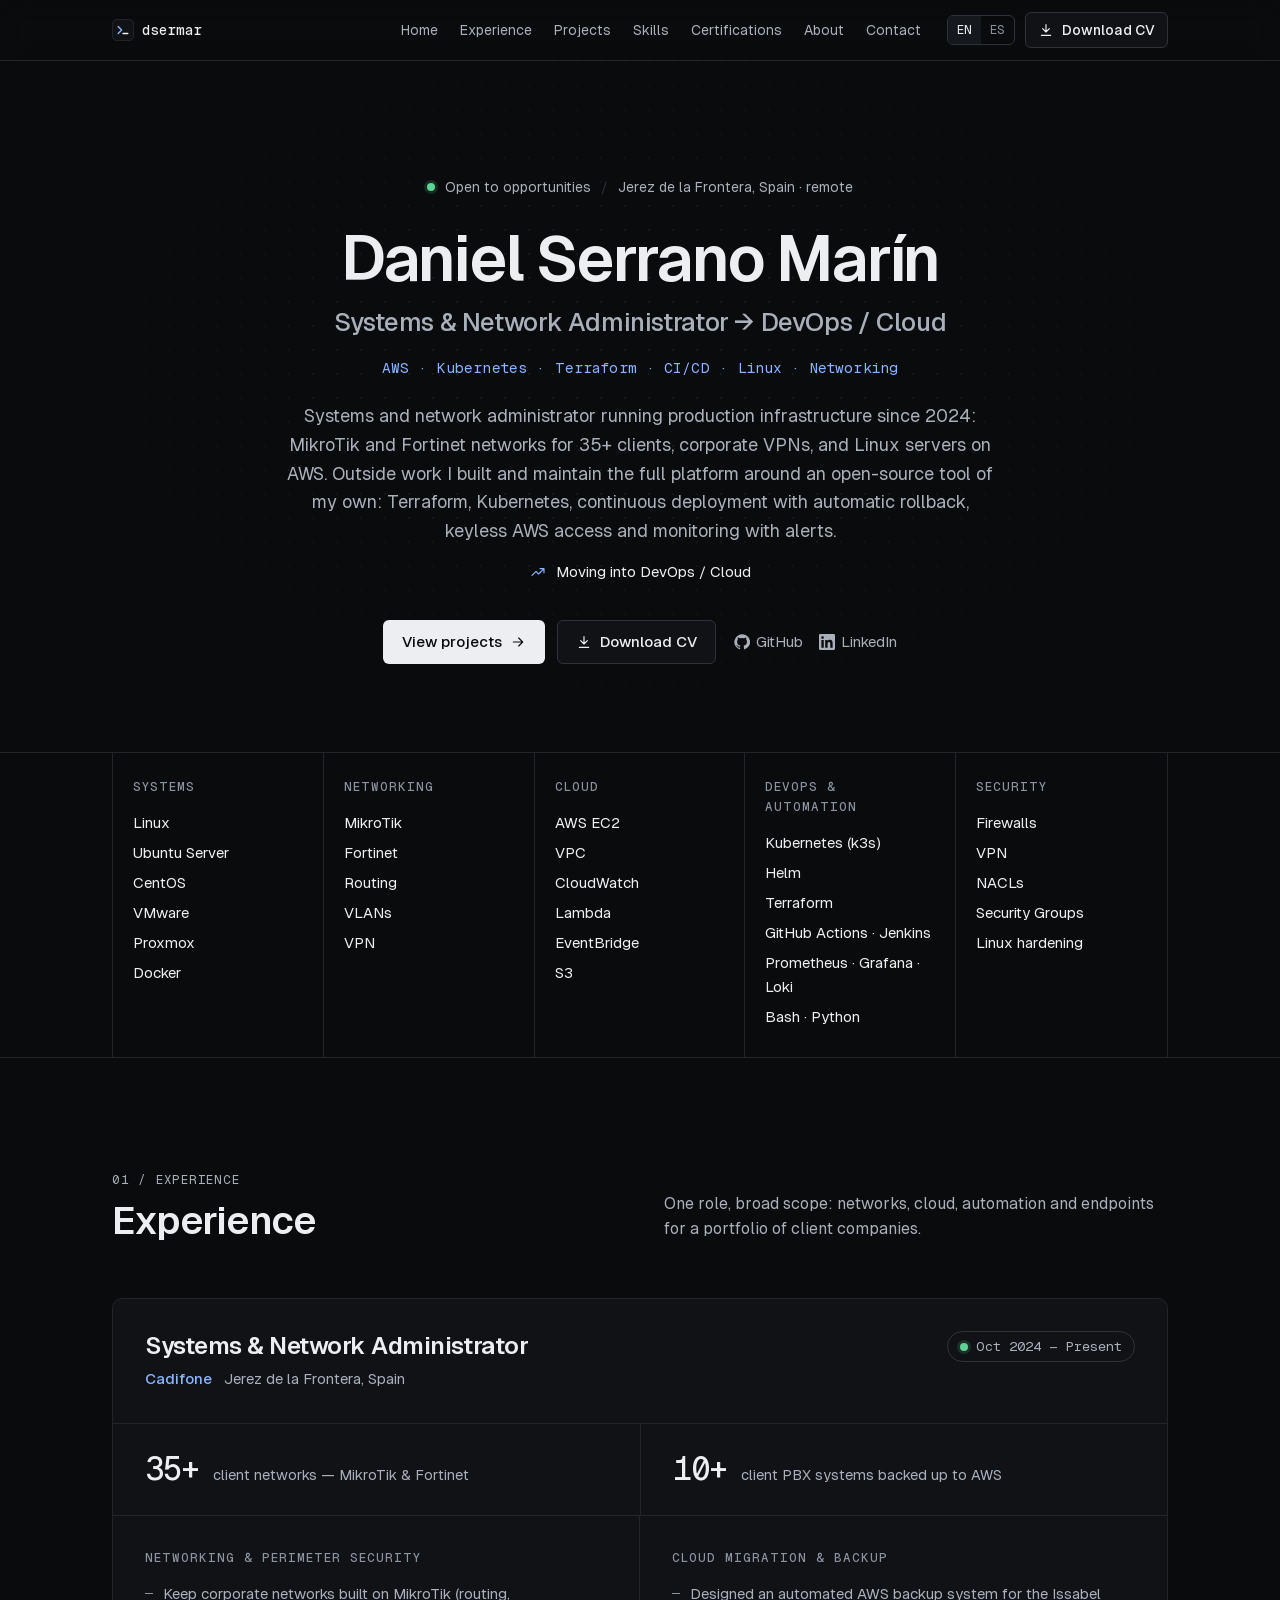
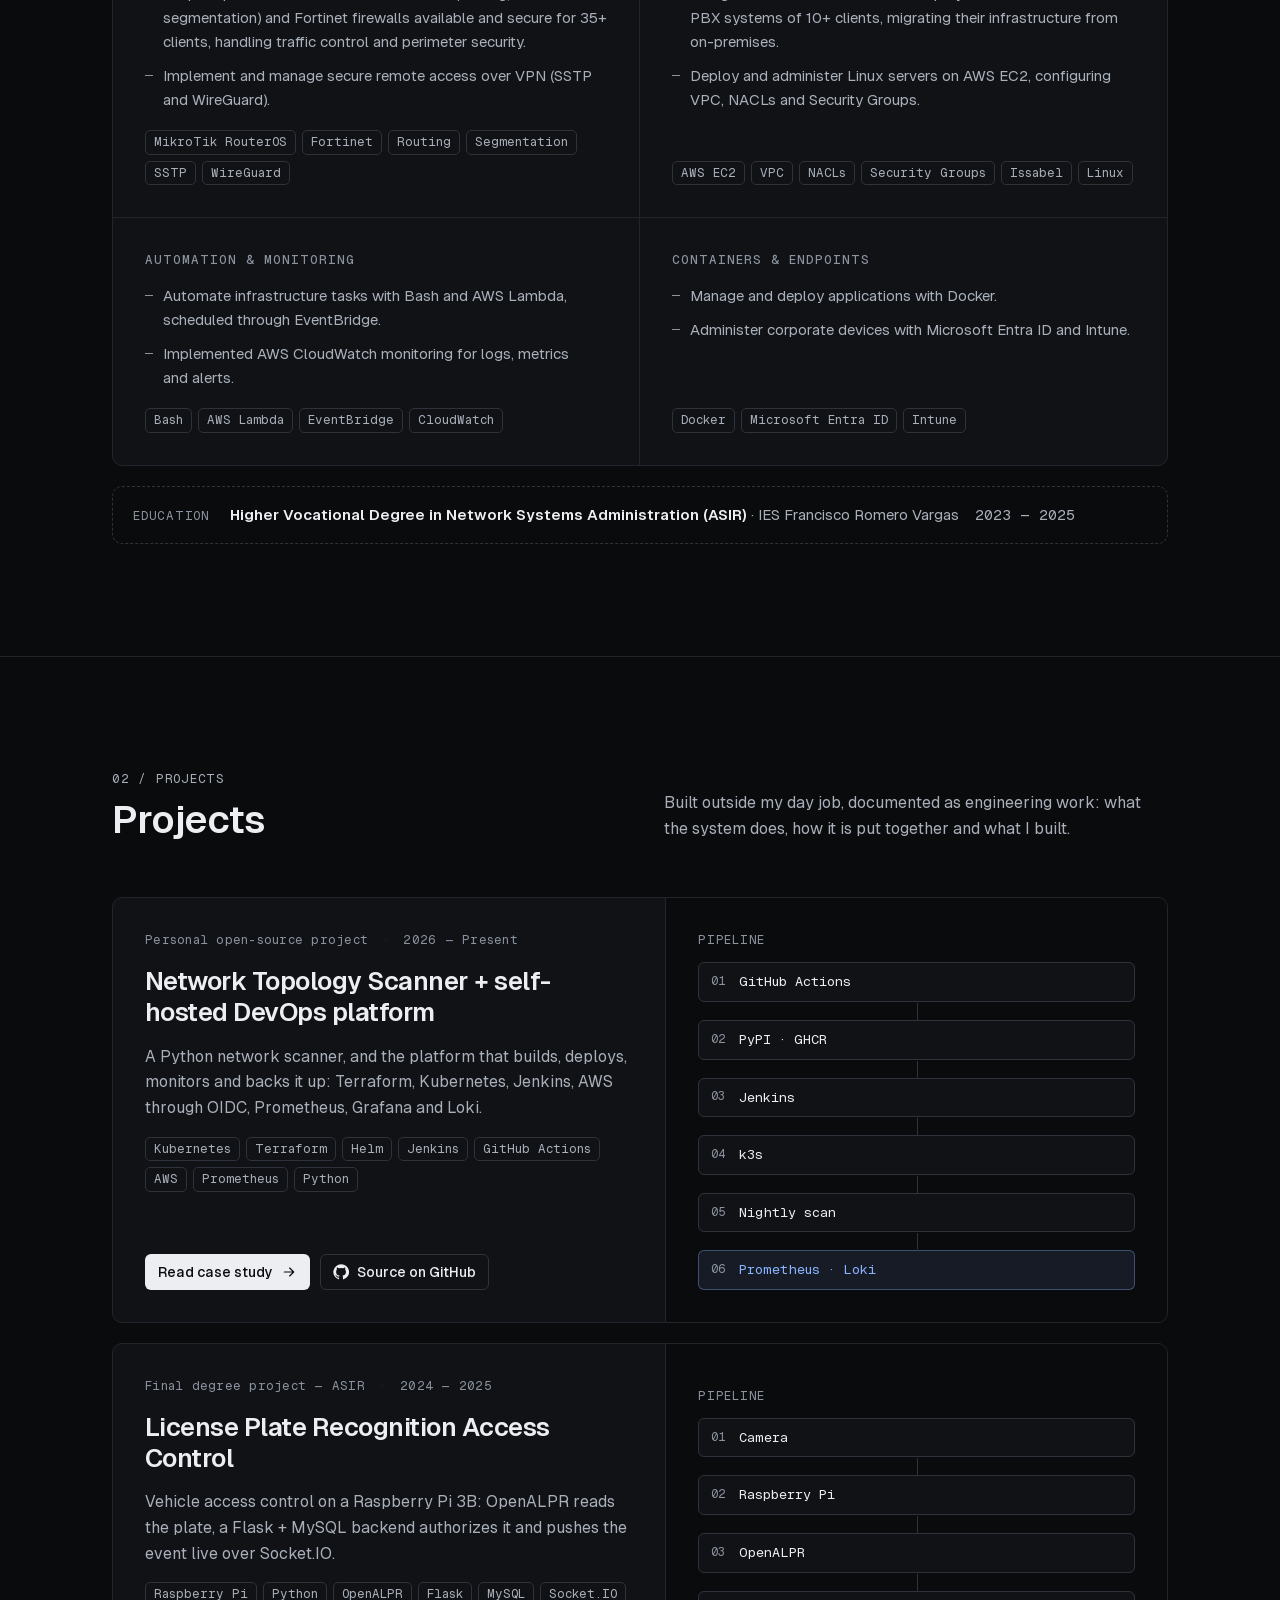
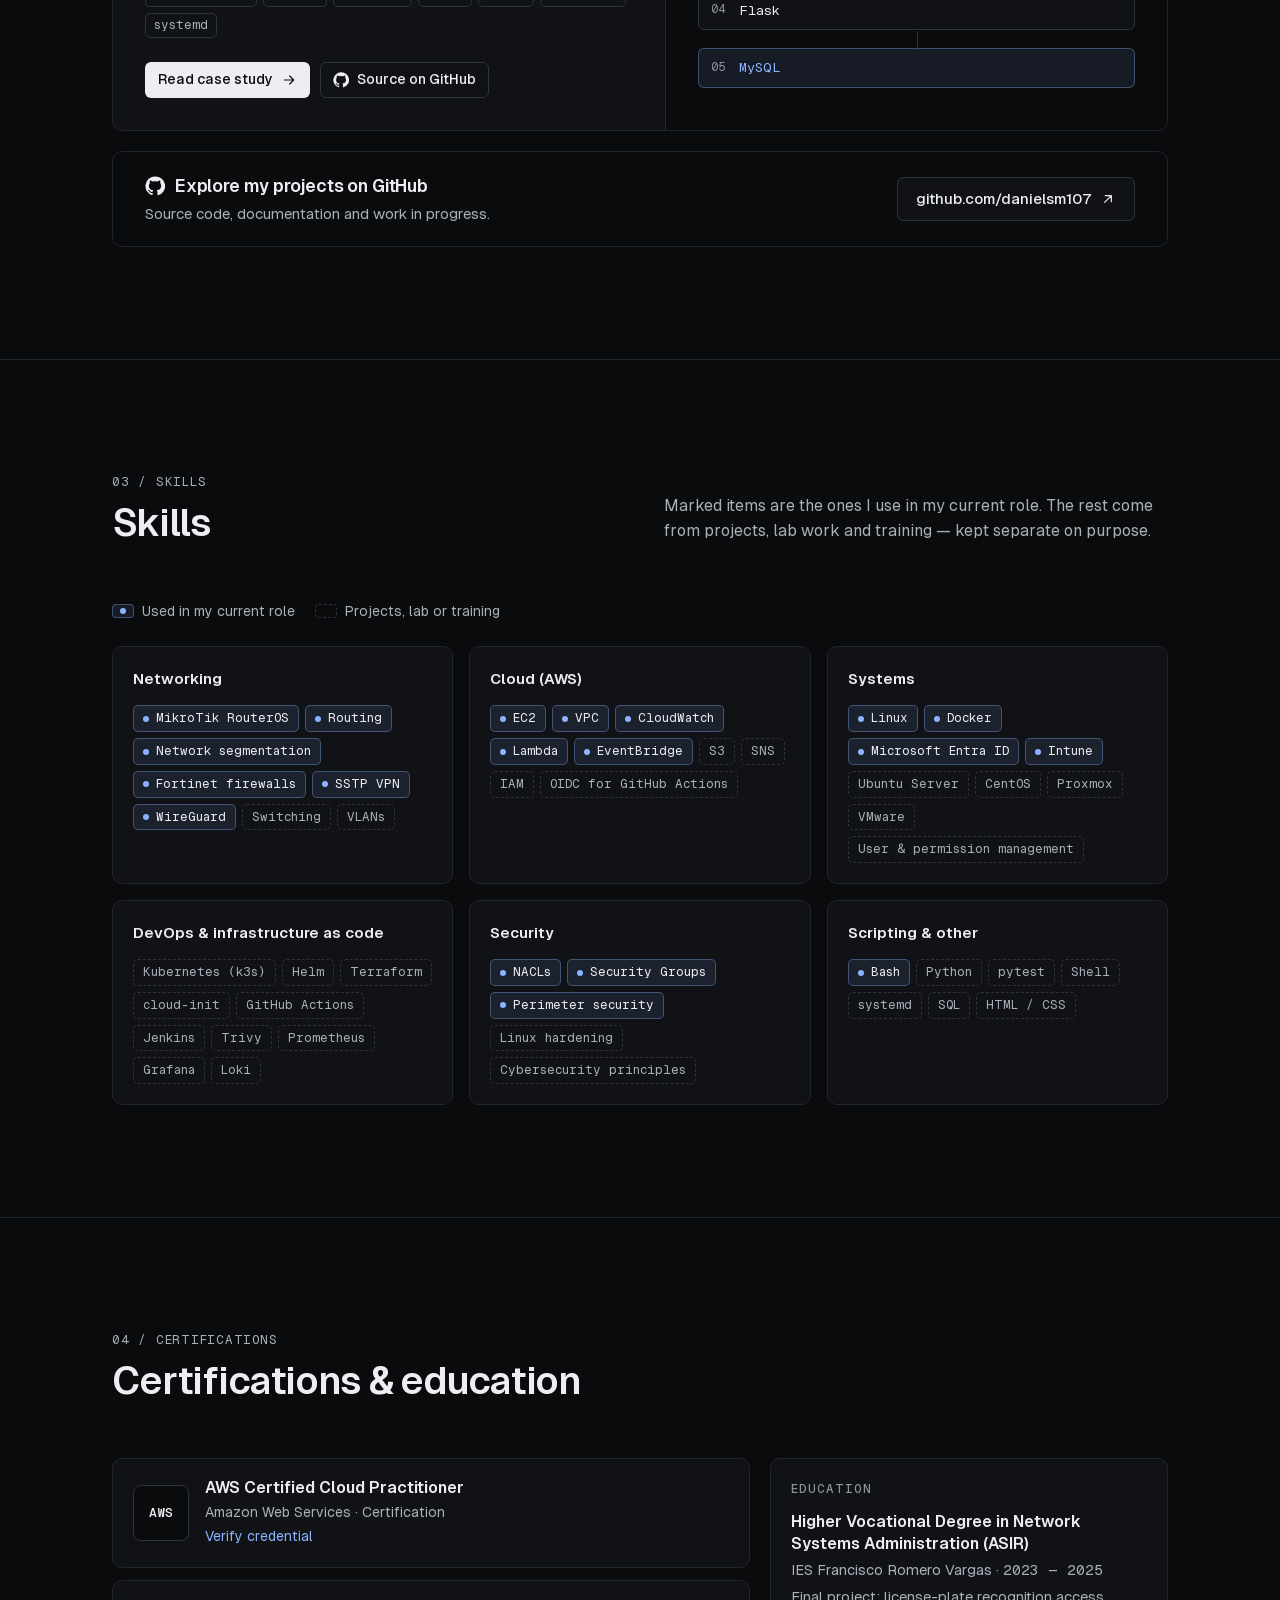
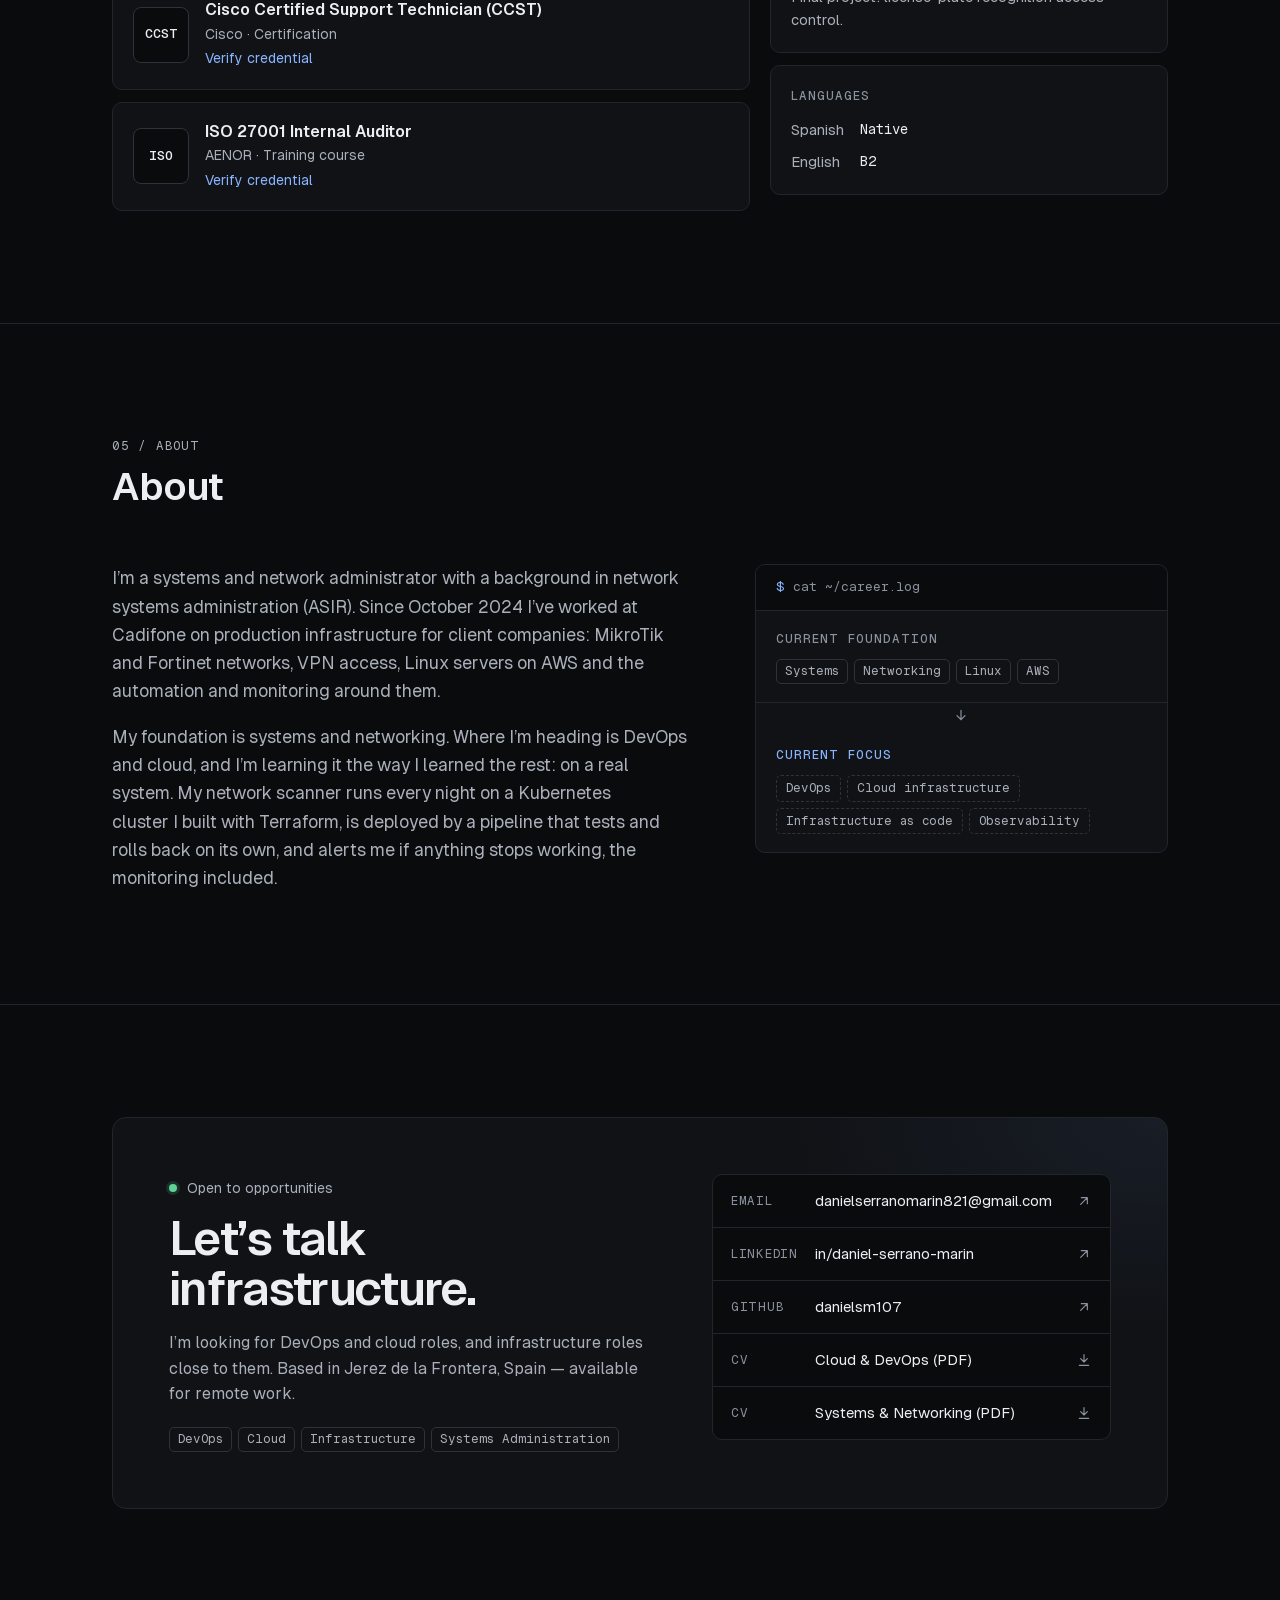
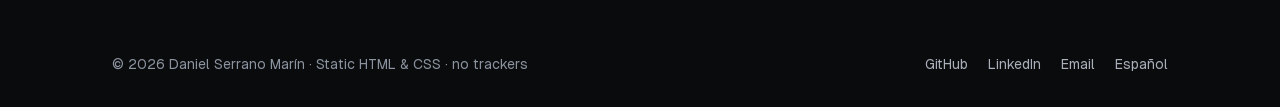
<file: index.html>
<!doctype html>
<html lang="en">
<head>
<meta charset="utf-8">
<meta name="viewport" content="width=device-width, initial-scale=1, viewport-fit=cover">
<title>Daniel Serrano Marín — Systems &amp; Network Administrator → DevOps / Cloud</title>
<meta name="description" content="Systems &amp; network administrator in Jerez de la Frontera, Spain, moving into DevOps and cloud. AWS, Linux and enterprise networking in production; Kubernetes, Terraform, CI/CD and monitoring in a self-hosted platform of my own.">
<meta name="author" content="Daniel Serrano Marín">
<meta name="theme-color" content="#0a0b0d">
<meta name="color-scheme" content="dark">
<link rel="canonical" href="https://dsermar.dev/">
<link rel="alternate" hreflang="en" href="https://dsermar.dev/">
<link rel="alternate" hreflang="es" href="https://dsermar.dev/es/">
<link rel="alternate" hreflang="x-default" href="https://dsermar.dev/">
<meta property="og:type" content="profile">
<meta property="og:site_name" content="Daniel Serrano Marín">
<meta property="og:title" content="Daniel Serrano Marín — Systems &amp; Network Administrator → DevOps / Cloud">
<meta property="og:description" content="Systems &amp; network administrator in Jerez de la Frontera, Spain, moving into DevOps and cloud. AWS, Linux and enterprise networking in production; Kubernetes, Terraform, CI/CD and monitoring in a self-hosted platform of my own.">
<meta property="og:url" content="https://dsermar.dev/">
<meta property="og:image" content="https://dsermar.dev/assets/og.png">
<meta property="og:image:width" content="1200">
<meta property="og:image:height" content="630">
<meta property="og:image:alt" content="Daniel Serrano Marín — Systems &amp; Network Administrator → DevOps / Cloud">
<meta property="og:locale" content="en_US">
<meta property="og:locale:alternate" content="es_ES">
<meta name="twitter:card" content="summary_large_image">
<link rel="icon" href="/assets/favicon.svg" type="image/svg+xml">
<link rel="apple-touch-icon" href="/assets/apple-touch-icon.png">
<link rel="preload" href="/assets/fonts/Geist-Variable.woff2" as="font" type="font/woff2" crossorigin>
<link rel="preload" href="/assets/fonts/GeistMono-Variable.woff2" as="font" type="font/woff2" crossorigin>
<link rel="stylesheet" href="/assets/site.css?v=mwkn6lot">
<script>document.documentElement.classList.add('js')</script>
<script type="application/ld+json">{"@context":"https://schema.org","@graph":[{"@type":"ProfilePage","@id":"https://dsermar.dev/#page","url":"https://dsermar.dev/","name":"Daniel Serrano Marín — Systems & Network Administrator → DevOps / Cloud","inLanguage":"en","dateModified":"2026-11-17","mainEntity":{"@id":"https://dsermar.dev/#person"}},{"@type":"Person","@id":"https://dsermar.dev/#person","name":"Daniel Serrano Marín","url":"https://dsermar.dev","email":"mailto:danielserranomarin821@gmail.com","jobTitle":"Systems & Network Administrator","worksFor":{"@type":"Organization","name":"Cadifone"},"address":{"@type":"PostalAddress","addressLocality":"Jerez de la Frontera","addressRegion":"Andalucía","addressCountry":"ES"},"alumniOf":{"@type":"EducationalOrganization","name":"IES Francisco Romero Vargas"},"knowsLanguage":[{"@type":"Language","name":"Spanish","alternateName":"es"},{"@type":"Language","name":"English","alternateName":"en"}],"knowsAbout":["Linux","Network administration","MikroTik","Fortinet","VPN","AWS","Amazon EC2","Amazon VPC","Amazon CloudWatch","AWS Lambda","Docker","Bash","Python"],"hasCredential":[{"@type":"EducationalOccupationalCredential","name":"AWS Certified Cloud Practitioner","credentialCategory":"certification","recognizedBy":{"@type":"Organization","name":"Amazon Web Services"},"url":"https://www.credly.com/badges/a189a356-7261-48c6-a4c2-34f6d0c70d6d/public_url"},{"@type":"EducationalOccupationalCredential","name":"Cisco Certified Support Technician (CCST)","credentialCategory":"certification","recognizedBy":{"@type":"Organization","name":"Cisco"},"url":"https://www.credly.com/badges/2d9c0be0-a62d-45e4-a0bc-614cf53fad09/public_url"},{"@type":"EducationalOccupationalCredential","name":"ISO 27001 Internal Auditor","credentialCategory":"course","recognizedBy":{"@type":"Organization","name":"AENOR"},"url":"https://aenor.vottun.com/badgedetail?id=baee3e13-94b1-4ef4-bf6e-fa1b7fab3629"}],"sameAs":["https://github.com/danielsm107","https://www.linkedin.com/in/daniel-serrano-marin"]},{"@type":"WebSite","@id":"https://dsermar.dev/#website","url":"https://dsermar.dev","name":"Daniel Serrano Marín","inLanguage":["en","es"]}]}</script>
</head>
<body>
<a class="skip" href="#main">Skip to content</a>
<header class="nav">
  <div class="wrap nav-inner">
    <a class="brand" href="/"><svg class="brand-mark" viewBox="0 0 32 32" aria-hidden="true"><rect x=".5" y=".5" width="31" height="31" rx="7" fill="#101216" stroke="#2e333b"/><path d="M9 11l5 5-5 5" fill="none" stroke="#8ab4ff" stroke-width="2" stroke-linecap="round" stroke-linejoin="round"/><path d="M16 21h7" stroke="#eceef1" stroke-width="2" stroke-linecap="round"/></svg><span class="brand-text">dsermar</span><span class="sr-only"> — Daniel Serrano Marín</span></a>
    <button class="nav-toggle" type="button" aria-expanded="false" aria-controls="nav-panel" aria-label="Menu" data-open="Menu" data-close="Close menu"><svg class="i-open" viewBox="0 0 24 24" fill="none" stroke="currentColor" stroke-width="1.75" stroke-linecap="round" aria-hidden="true"><path d="M4 7h16M4 12h16M4 17h16"/></svg><svg class="i-close" viewBox="0 0 24 24" fill="none" stroke="currentColor" stroke-width="1.75" stroke-linecap="round" aria-hidden="true"><path d="M6 6l12 12M18 6 6 18"/></svg></button>
    <div class="nav-panel" id="nav-panel">
      <nav aria-label="Main" class="nav-main"><ul class="nav-links"><li><a href="#top">Home</a></li><li><a href="#experience">Experience</a></li><li><a href="#projects">Projects</a></li><li><a href="#skills">Skills</a></li><li><a href="#certifications">Certifications</a></li><li><a href="#about">About</a></li><li><a href="#contact">Contact</a></li></ul></nav>
      <div class="nav-actions">
        <div class="lang" role="group" aria-label="Language"><span aria-current="true" lang="en">EN</span><a href="/es/" hreflang="es" lang="es">ES<span class="sr-only"> — Leer en español</span></a></div>
        <a class="btn btn-secondary btn-sm" href="/cv/daniel-serrano-marin-cv-cloud-devops-en.pdf" download><svg viewBox="0 0 24 24" fill="none" stroke="currentColor" stroke-width="1.75" stroke-linecap="round" stroke-linejoin="round" aria-hidden="true"><path d="M12 4v11M7 10l5 5 5-5M5 20h14"/></svg>Download CV</a>
      </div>
    </div>
  </div>
</header>
<main id="main">
<section class="hero" id="top" aria-labelledby="h-hero">
  <div class="wrap hero-grid">
    <div class="reveal">
      <p class="status"><span class="dot" aria-hidden="true"></span><span>Open to opportunities</span><span class="sep" aria-hidden="true">/</span><span>Jerez de la Frontera, Spain · remote</span></p>
      <h1 id="h-hero">Daniel Serrano Marín<span class="role">Systems & Network Administrator → DevOps / Cloud</span></h1>
      <p class="stack">AWS · Kubernetes · Terraform · CI/CD · Linux · Networking</p>
      <p class="lead">Systems and network administrator running production infrastructure since 2024: MikroTik and Fortinet networks for 35+ clients, corporate VPNs, and Linux servers on AWS. Outside work I built and maintain the full platform around an open-source tool of my own: Terraform, Kubernetes, continuous deployment with automatic rollback, keyless AWS access and monitoring with alerts.</p>
      <p class="direction"><svg viewBox="0 0 24 24" fill="none" stroke="currentColor" stroke-width="1.75" stroke-linecap="round" stroke-linejoin="round" aria-hidden="true"><path d="M3 17l6-6 4 4 8-8M15 7h6v6"/></svg><span>Moving into DevOps / Cloud</span></p>
      <div class="hero-ctas">
        <a class="btn btn-primary" href="#projects">View projects<svg viewBox="0 0 24 24" fill="none" stroke="currentColor" stroke-width="1.75" stroke-linecap="round" stroke-linejoin="round" aria-hidden="true"><path d="M5 12h14M13 6l6 6-6 6"/></svg></a>
        <a class="btn btn-secondary" href="/cv/daniel-serrano-marin-cv-cloud-devops-en.pdf" download><svg viewBox="0 0 24 24" fill="none" stroke="currentColor" stroke-width="1.75" stroke-linecap="round" stroke-linejoin="round" aria-hidden="true"><path d="M12 4v11M7 10l5 5 5-5M5 20h14"/></svg>Download CV</a>
        <span class="links">
          <a class="link-quiet" href="https://github.com/danielsm107" rel="noopener"><svg viewBox="0 0 24 24" fill="currentColor" aria-hidden="true"><path d="M12 .5a11.5 11.5 0 0 0-3.64 22.41c.58.1.79-.25.79-.56v-2c-3.2.7-3.88-1.36-3.88-1.36-.52-1.33-1.28-1.69-1.28-1.69-1.05-.71.08-.7.08-.7 1.16.08 1.77 1.19 1.77 1.19 1.03 1.77 2.7 1.26 3.36.96.1-.75.4-1.26.73-1.55-2.56-.29-5.24-1.28-5.24-5.69 0-1.26.45-2.28 1.19-3.09-.12-.29-.52-1.46.11-3.05 0 0 .97-.31 3.17 1.18a11 11 0 0 1 5.77 0c2.2-1.49 3.17-1.18 3.17-1.18.63 1.59.23 2.76.11 3.05.74.81 1.19 1.83 1.19 3.09 0 4.42-2.69 5.39-5.25 5.68.41.36.78 1.06.78 2.14v3.17c0 .31.21.67.8.56A11.5 11.5 0 0 0 12 .5Z"/></svg>GitHub</a>
          <a class="link-quiet" href="https://www.linkedin.com/in/daniel-serrano-marin" rel="noopener"><svg viewBox="0 0 24 24" fill="currentColor" aria-hidden="true"><path d="M20.45 20.45h-3.56v-5.57c0-1.33-.02-3.04-1.85-3.04-1.86 0-2.14 1.45-2.14 2.94v5.67H9.34V9h3.41v1.56h.05c.48-.9 1.64-1.85 3.37-1.85 3.6 0 4.27 2.37 4.27 5.46v6.28ZM5.34 7.43a2.06 2.06 0 1 1 0-4.13 2.06 2.06 0 0 1 0 4.13ZM7.12 20.45H3.56V9h3.56v11.45ZM22.22 0H1.77C.79 0 0 .77 0 1.73v20.54C0 23.23.79 24 1.77 24h20.45c.98 0 1.78-.77 1.78-1.73V1.73C24 .77 23.2 0 22.22 0Z"/></svg>LinkedIn</a>
        </span>
      </div>
    </div>
  </div>
</section>
<section class="areas" aria-labelledby="h-areas">
  <h2 class="sr-only" id="h-areas">Technical areas</h2>
  <div class="wrap"><div class="areas-grid">
    <div class="area"><h3>Systems</h3><ul><li>Linux</li><li>Ubuntu Server</li><li>CentOS</li><li>VMware</li><li>Proxmox</li><li>Docker</li></ul></div>
    <div class="area"><h3>Networking</h3><ul><li>MikroTik</li><li>Fortinet</li><li>Routing</li><li>VLANs</li><li>VPN</li></ul></div>
    <div class="area"><h3>Cloud</h3><ul><li>AWS EC2</li><li>VPC</li><li>CloudWatch</li><li>Lambda</li><li>EventBridge</li><li>S3</li></ul></div>
    <div class="area"><h3>DevOps & automation</h3><ul><li>Kubernetes (k3s)</li><li>Helm</li><li>Terraform</li><li>GitHub Actions · Jenkins</li><li>Prometheus · Grafana · Loki</li><li>Bash · Python</li></ul></div>
    <div class="area"><h3>Security</h3><ul><li>Firewalls</li><li>VPN</li><li>NACLs</li><li>Security Groups</li><li>Linux hardening</li></ul></div>
  </div></div>
</section>
<section class="section" id="experience" aria-labelledby="h-experience">
  <div class="wrap">
    <div class="section-head">
  <div><p class="eyebrow">01 / experience</p><h2 id="h-experience">Experience</h2></div>
  <p>One role, broad scope: networks, cloud, automation and endpoints for a portfolio of client companies.</p>
</div>
    <article class="xp">
      <div class="xp-head">
        <div>
          <h3>Systems & Network Administrator</h3>
          <p class="xp-company"><b>Cadifone</b><span>Jerez de la Frontera, Spain</span></p>
        </div>
        <p class="xp-period"><span class="dot" aria-hidden="true"></span><time datetime="2024-10">Oct 2024 — Present</time></p>
      </div>
      <dl class="xp-figs">
        <div class="xp-fig"><dt class="sr-only">client networks — MikroTik & Fortinet</dt><dd class="n">35+</dd><dd class="l" aria-hidden="true">client networks — MikroTik & Fortinet</dd></div><div class="xp-fig"><dt class="sr-only">client PBX systems backed up to AWS</dt><dd class="n">10+</dd><dd class="l" aria-hidden="true">client PBX systems backed up to AWS</dd></div>
      </dl>
      <div class="xp-groups">
        <div class="xp-group">
          <h4>Networking & perimeter security</h4>
          <ul><li>Keep corporate networks built on MikroTik (routing, segmentation) and Fortinet firewalls available and secure for 35+ clients, handling traffic control and perimeter security.</li><li>Implement and manage secure remote access over VPN (SSTP and WireGuard).</li></ul>
          <ul class="tags" aria-label="Stack"><li class="tag">MikroTik RouterOS</li><li class="tag">Fortinet</li><li class="tag">Routing</li><li class="tag">Segmentation</li><li class="tag">SSTP</li><li class="tag">WireGuard</li></ul>
        </div>
        <div class="xp-group">
          <h4>Cloud migration & backup</h4>
          <ul><li>Designed an automated AWS backup system for the Issabel PBX systems of 10+ clients, migrating their infrastructure from on-premises.</li><li>Deploy and administer Linux servers on AWS EC2, configuring VPC, NACLs and Security Groups.</li></ul>
          <ul class="tags" aria-label="Stack"><li class="tag">AWS EC2</li><li class="tag">VPC</li><li class="tag">NACLs</li><li class="tag">Security Groups</li><li class="tag">Issabel</li><li class="tag">Linux</li></ul>
        </div>
        <div class="xp-group">
          <h4>Automation & monitoring</h4>
          <ul><li>Automate infrastructure tasks with Bash and AWS Lambda, scheduled through EventBridge.</li><li>Implemented AWS CloudWatch monitoring for logs, metrics and alerts.</li></ul>
          <ul class="tags" aria-label="Stack"><li class="tag">Bash</li><li class="tag">AWS Lambda</li><li class="tag">EventBridge</li><li class="tag">CloudWatch</li></ul>
        </div>
        <div class="xp-group">
          <h4>Containers & endpoints</h4>
          <ul><li>Manage and deploy applications with Docker.</li><li>Administer corporate devices with Microsoft Entra ID and Intune.</li></ul>
          <ul class="tags" aria-label="Stack"><li class="tag">Docker</li><li class="tag">Microsoft Entra ID</li><li class="tag">Intune</li></ul>
        </div>
      </div>
    </article>
    <p class="edu-inline"><span class="eyebrow">Education</span><span><strong>Higher Vocational Degree in Network Systems Administration (ASIR)</strong> · IES Francisco Romero Vargas</span><span class="mono">2023 — 2025</span></p>
  </div>
</section>
<section class="section" id="projects" aria-labelledby="h-projects">
  <div class="wrap">
    <div class="section-head">
  <div><p class="eyebrow">02 / projects</p><h2 id="h-projects">Projects</h2></div>
  <p>Built outside my day job, documented as engineering work: what the system does, how it is put together and what I built.</p>
</div>
    <div class="projects">
      <article class="pcard" aria-labelledby="p-network-topology-scanner">
        <div class="pcard-body">
          <p class="pcard-meta"><span>Personal open-source project</span><span>2026 — Present</span></p>
          <h3 id="p-network-topology-scanner"><a href="/projects/network-topology-scanner/">Network Topology Scanner + self-hosted DevOps platform</a></h3>
          <p>A Python network scanner, and the platform that builds, deploys, monitors and backs it up: Terraform, Kubernetes, Jenkins, AWS through OIDC, Prometheus, Grafana and Loki.</p>
          <ul class="tags" aria-label="Technologies"><li class="tag">Kubernetes</li><li class="tag">Terraform</li><li class="tag">Helm</li><li class="tag">Jenkins</li><li class="tag">GitHub Actions</li><li class="tag">AWS</li><li class="tag">Prometheus</li><li class="tag">Python</li></ul>
          <div class="pcard-actions">
            <a class="btn btn-primary btn-sm" href="/projects/network-topology-scanner/">Read case study<svg viewBox="0 0 24 24" fill="none" stroke="currentColor" stroke-width="1.75" stroke-linecap="round" stroke-linejoin="round" aria-hidden="true"><path d="M5 12h14M13 6l6 6-6 6"/></svg><span class="sr-only">: Network Topology Scanner + self-hosted DevOps platform</span></a>
            <a class="btn btn-secondary btn-sm" href="https://github.com/danielsm107/network-topology-scanner" rel="noopener"><svg viewBox="0 0 24 24" fill="currentColor" aria-hidden="true"><path d="M12 .5a11.5 11.5 0 0 0-3.64 22.41c.58.1.79-.25.79-.56v-2c-3.2.7-3.88-1.36-3.88-1.36-.52-1.33-1.28-1.69-1.28-1.69-1.05-.71.08-.7.08-.7 1.16.08 1.77 1.19 1.77 1.19 1.03 1.77 2.7 1.26 3.36.96.1-.75.4-1.26.73-1.55-2.56-.29-5.24-1.28-5.24-5.69 0-1.26.45-2.28 1.19-3.09-.12-.29-.52-1.46.11-3.05 0 0 .97-.31 3.17 1.18a11 11 0 0 1 5.77 0c2.2-1.49 3.17-1.18 3.17-1.18.63 1.59.23 2.76.11 3.05.74.81 1.19 1.83 1.19 3.09 0 4.42-2.69 5.39-5.25 5.68.41.36.78 1.06.78 2.14v3.17c0 .31.21.67.8.56A11.5 11.5 0 0 0 12 .5Z"/></svg>Source on GitHub<span class="sr-only">: Network Topology Scanner + self-hosted DevOps platform</span></a>
          </div>
        </div>
        <div class="pcard-flow">
          <p class="eyebrow">Pipeline</p>
          <ol class="pipe" aria-label="Network Topology Scanner + self-hosted DevOps platform — pipeline"><li>GitHub Actions</li><li>PyPI · GHCR</li><li>Jenkins</li><li>k3s</li><li>Nightly scan</li><li>Prometheus · Loki</li></ol>
        </div>
      </article>
      <article class="pcard" aria-labelledby="p-lpr-access-control">
        <div class="pcard-body">
          <p class="pcard-meta"><span>Final degree project — ASIR</span><span>2024 — 2025</span></p>
          <h3 id="p-lpr-access-control"><a href="/projects/lpr-access-control/">License Plate Recognition Access Control</a></h3>
          <p>Vehicle access control on a Raspberry Pi 3B: OpenALPR reads the plate, a Flask + MySQL backend authorizes it and pushes the event live over Socket.IO.</p>
          <ul class="tags" aria-label="Technologies"><li class="tag">Raspberry Pi</li><li class="tag">Python</li><li class="tag">OpenALPR</li><li class="tag">Flask</li><li class="tag">MySQL</li><li class="tag">Socket.IO</li><li class="tag">systemd</li></ul>
          <div class="pcard-actions">
            <a class="btn btn-primary btn-sm" href="/projects/lpr-access-control/">Read case study<svg viewBox="0 0 24 24" fill="none" stroke="currentColor" stroke-width="1.75" stroke-linecap="round" stroke-linejoin="round" aria-hidden="true"><path d="M5 12h14M13 6l6 6-6 6"/></svg><span class="sr-only">: License Plate Recognition Access Control</span></a>
            <a class="btn btn-secondary btn-sm" href="https://github.com/danielsm107/control-acceso-matriculas" rel="noopener"><svg viewBox="0 0 24 24" fill="currentColor" aria-hidden="true"><path d="M12 .5a11.5 11.5 0 0 0-3.64 22.41c.58.1.79-.25.79-.56v-2c-3.2.7-3.88-1.36-3.88-1.36-.52-1.33-1.28-1.69-1.28-1.69-1.05-.71.08-.7.08-.7 1.16.08 1.77 1.19 1.77 1.19 1.03 1.77 2.7 1.26 3.36.96.1-.75.4-1.26.73-1.55-2.56-.29-5.24-1.28-5.24-5.69 0-1.26.45-2.28 1.19-3.09-.12-.29-.52-1.46.11-3.05 0 0 .97-.31 3.17 1.18a11 11 0 0 1 5.77 0c2.2-1.49 3.17-1.18 3.17-1.18.63 1.59.23 2.76.11 3.05.74.81 1.19 1.83 1.19 3.09 0 4.42-2.69 5.39-5.25 5.68.41.36.78 1.06.78 2.14v3.17c0 .31.21.67.8.56A11.5 11.5 0 0 0 12 .5Z"/></svg>Source on GitHub<span class="sr-only">: License Plate Recognition Access Control</span></a>
          </div>
        </div>
        <div class="pcard-flow">
          <p class="eyebrow">Pipeline</p>
          <ol class="pipe" aria-label="License Plate Recognition Access Control — pipeline"><li>Camera</li><li>Raspberry Pi</li><li>OpenALPR</li><li>Flask</li><li>MySQL</li></ol>
        </div>
      </article>
    </div>
    <div class="gh-cta">
      <div><h3><svg viewBox="0 0 24 24" fill="currentColor" aria-hidden="true"><path d="M12 .5a11.5 11.5 0 0 0-3.64 22.41c.58.1.79-.25.79-.56v-2c-3.2.7-3.88-1.36-3.88-1.36-.52-1.33-1.28-1.69-1.28-1.69-1.05-.71.08-.7.08-.7 1.16.08 1.77 1.19 1.77 1.19 1.03 1.77 2.7 1.26 3.36.96.1-.75.4-1.26.73-1.55-2.56-.29-5.24-1.28-5.24-5.69 0-1.26.45-2.28 1.19-3.09-.12-.29-.52-1.46.11-3.05 0 0 .97-.31 3.17 1.18a11 11 0 0 1 5.77 0c2.2-1.49 3.17-1.18 3.17-1.18.63 1.59.23 2.76.11 3.05.74.81 1.19 1.83 1.19 3.09 0 4.42-2.69 5.39-5.25 5.68.41.36.78 1.06.78 2.14v3.17c0 .31.21.67.8.56A11.5 11.5 0 0 0 12 .5Z"/></svg>Explore my projects on GitHub</h3><p>Source code, documentation and work in progress.</p></div>
      <a class="btn btn-secondary" href="https://github.com/danielsm107" rel="noopener">github.com/danielsm107<svg viewBox="0 0 24 24" fill="none" stroke="currentColor" stroke-width="1.75" stroke-linecap="round" stroke-linejoin="round" aria-hidden="true"><path d="M7 17 17 7M8 7h9v9"/></svg></a>
    </div>
  </div>
</section>
<section class="section" id="skills" aria-labelledby="h-skills">
  <div class="wrap">
    <div class="section-head">
  <div><p class="eyebrow">03 / skills</p><h2 id="h-skills">Skills</h2></div>
  <p>Marked items are the ones I use in my current role. The rest come from projects, lab work and training — kept separate on purpose.</p>
</div>
    <p class="legend"><span><i class="lg-work" aria-hidden="true"></i>Used in my current role</span><span><i class="lg-other" aria-hidden="true"></i>Projects, lab or training</span></p>
    <div class="skills">
      <div class="skill">
        <h3>Networking</h3>
        <ul class="tags"><li class="chip work">MikroTik RouterOS<span class="sr-only"> (Used in my current role)</span></li><li class="chip work">Routing<span class="sr-only"> (Used in my current role)</span></li><li class="chip work">Network segmentation<span class="sr-only"> (Used in my current role)</span></li><li class="chip work">Fortinet firewalls<span class="sr-only"> (Used in my current role)</span></li><li class="chip work">SSTP VPN<span class="sr-only"> (Used in my current role)</span></li><li class="chip work">WireGuard<span class="sr-only"> (Used in my current role)</span></li><li class="chip">Switching</li><li class="chip">VLANs</li></ul>
      </div>
      <div class="skill">
        <h3>Cloud (AWS)</h3>
        <ul class="tags"><li class="chip work">EC2<span class="sr-only"> (Used in my current role)</span></li><li class="chip work">VPC<span class="sr-only"> (Used in my current role)</span></li><li class="chip work">CloudWatch<span class="sr-only"> (Used in my current role)</span></li><li class="chip work">Lambda<span class="sr-only"> (Used in my current role)</span></li><li class="chip work">EventBridge<span class="sr-only"> (Used in my current role)</span></li><li class="chip">S3</li><li class="chip">SNS</li><li class="chip">IAM</li><li class="chip">OIDC for GitHub Actions</li></ul>
      </div>
      <div class="skill">
        <h3>Systems</h3>
        <ul class="tags"><li class="chip work">Linux<span class="sr-only"> (Used in my current role)</span></li><li class="chip work">Docker<span class="sr-only"> (Used in my current role)</span></li><li class="chip work">Microsoft Entra ID<span class="sr-only"> (Used in my current role)</span></li><li class="chip work">Intune<span class="sr-only"> (Used in my current role)</span></li><li class="chip">Ubuntu Server</li><li class="chip">CentOS</li><li class="chip">Proxmox</li><li class="chip">VMware</li><li class="chip">User &amp; permission management</li></ul>
      </div>
      <div class="skill">
        <h3>DevOps & infrastructure as code</h3>
        <ul class="tags"><li class="chip">Kubernetes (k3s)</li><li class="chip">Helm</li><li class="chip">Terraform</li><li class="chip">cloud-init</li><li class="chip">GitHub Actions</li><li class="chip">Jenkins</li><li class="chip">Trivy</li><li class="chip">Prometheus</li><li class="chip">Grafana</li><li class="chip">Loki</li></ul>
      </div>
      <div class="skill">
        <h3>Security</h3>
        <ul class="tags"><li class="chip work">NACLs<span class="sr-only"> (Used in my current role)</span></li><li class="chip work">Security Groups<span class="sr-only"> (Used in my current role)</span></li><li class="chip work">Perimeter security<span class="sr-only"> (Used in my current role)</span></li><li class="chip">Linux hardening</li><li class="chip">Cybersecurity principles</li></ul>
      </div>
      <div class="skill">
        <h3>Scripting & other</h3>
        <ul class="tags"><li class="chip work">Bash<span class="sr-only"> (Used in my current role)</span></li><li class="chip">Python</li><li class="chip">pytest</li><li class="chip">Shell</li><li class="chip">systemd</li><li class="chip">SQL</li><li class="chip">HTML / CSS</li></ul>
      </div>
    </div>
  </div>
</section>
<section class="section" id="certifications" aria-labelledby="h-certifications">
  <div class="wrap">
    <div class="section-head">
  <div><p class="eyebrow">04 / certifications</p><h2 id="h-certifications">Certifications & education</h2></div>
  
</div>
    <div class="certs-grid">
      <div>
        <h3 class="sr-only">Certifications</h3>
        <ul class="cert-list">
          <li class="cert">
            <span class="cert-badge" aria-hidden="true">AWS</span>
            <div><h4>AWS Certified Cloud Practitioner</h4><p>Amazon Web Services · Certification</p><a href="https://www.credly.com/badges/a189a356-7261-48c6-a4c2-34f6d0c70d6d/public_url" rel="noopener">Verify credential</a></div>
          </li>
          <li class="cert">
            <span class="cert-badge" aria-hidden="true">CCST</span>
            <div><h4>Cisco Certified Support Technician (CCST)</h4><p>Cisco · Certification</p><a href="https://www.credly.com/badges/2d9c0be0-a62d-45e4-a0bc-614cf53fad09/public_url" rel="noopener">Verify credential</a></div>
          </li>
          <li class="cert">
            <span class="cert-badge" aria-hidden="true">ISO</span>
            <div><h4>ISO 27001 Internal Auditor</h4><p>AENOR · Training course</p><a href="https://aenor.vottun.com/badgedetail?id=baee3e13-94b1-4ef4-bf6e-fa1b7fab3629" rel="noopener">Verify credential</a></div>
          </li>
        </ul>
      </div>
      <div>
        <div class="side-block">
          <h3>Education</h3>
          <p class="t">Higher Vocational Degree in Network Systems Administration (ASIR)</p>
          <p class="m">IES Francisco Romero Vargas · <span class="mono">2023 — 2025</span></p>
          <p class="m">Final project: license-plate recognition access control.</p>
        </div>
        <div class="side-block">
          <h3>Languages</h3>
          <dl class="kv"><dt>Spanish</dt><dd>Native</dd><dt>English</dt><dd>B2</dd></dl>
        </div>
      </div>
    </div>
  </div>
</section>
<section class="section" id="about" aria-labelledby="h-about">
  <div class="wrap">
    <div class="section-head">
  <div><p class="eyebrow">05 / about</p><h2 id="h-about">About</h2></div>
  
</div>
    <div class="about-grid">
      <div class="prose"><p>I’m a systems and network administrator with a background in network systems administration (ASIR). Since October 2024 I’ve worked at Cadifone on production infrastructure for client companies: MikroTik and Fortinet networks, VPN access, Linux servers on AWS and the automation and monitoring around them.</p><p>My foundation is systems and networking. Where I’m heading is DevOps and cloud, and I’m learning it the way I learned the rest: on a real system. My network scanner runs every night on a Kubernetes cluster I built with Terraform, is deployed by a pipeline that tests and rolls back on its own, and alerts me if anything stops working, the monitoring included.</p></div>
      <div class="trajectory">
        <p class="cmd" aria-hidden="true"><b>$</b> cat ~/career.log</p>
        <div class="traj-step"><h3>Current foundation</h3><ul class="tags"><li class="tag">Systems</li><li class="tag">Networking</li><li class="tag">Linux</li><li class="tag">AWS</li></ul></div>
        <div class="traj-arrow" aria-hidden="true"><svg viewBox="0 0 24 24" fill="none" stroke="currentColor" stroke-width="1.75" stroke-linecap="round" stroke-linejoin="round" aria-hidden="true"><path d="M12 5v14M6 13l6 6 6-6"/></svg></div>
        <div class="traj-step is-focus"><h3>Current focus</h3><ul class="tags"><li class="chip">DevOps</li><li class="chip">Cloud infrastructure</li><li class="chip">Infrastructure as code</li><li class="chip">Observability</li></ul></div>
      </div>
    </div>
  </div>
</section>
<section class="section" id="contact" aria-labelledby="h-contact" style="border-bottom:0">
  <div class="wrap">
    <div class="contact-card">
      <div>
        <p class="status" style="margin:0"><span class="dot" aria-hidden="true"></span><span>Open to opportunities</span></p>
        <h2 id="h-contact">Let’s talk infrastructure.</h2>
        <p>I’m looking for DevOps and cloud roles, and infrastructure roles close to them. Based in Jerez de la Frontera, Spain — available for remote work.</p>
        <ul class="tags" aria-label="Roles I’m looking for"><li class="tag">DevOps</li><li class="tag">Cloud</li><li class="tag">Infrastructure</li><li class="tag">Systems Administration</li></ul>
      </div>
      <ul class="contact-links">
        <li><a href="mailto:danielserranomarin821@gmail.com"><span class="k">Email</span><span class="v">danielserranomarin821@gmail.com</span><svg viewBox="0 0 24 24" fill="none" stroke="currentColor" stroke-width="1.75" stroke-linecap="round" stroke-linejoin="round" aria-hidden="true"><path d="M7 17 17 7M8 7h9v9"/></svg></a></li>
        <li><a href="https://www.linkedin.com/in/daniel-serrano-marin" rel="noopener"><span class="k">LinkedIn</span><span class="v">in/daniel-serrano-marin</span><svg viewBox="0 0 24 24" fill="none" stroke="currentColor" stroke-width="1.75" stroke-linecap="round" stroke-linejoin="round" aria-hidden="true"><path d="M7 17 17 7M8 7h9v9"/></svg></a></li>
        <li><a href="https://github.com/danielsm107" rel="noopener"><span class="k">GitHub</span><span class="v">danielsm107</span><svg viewBox="0 0 24 24" fill="none" stroke="currentColor" stroke-width="1.75" stroke-linecap="round" stroke-linejoin="round" aria-hidden="true"><path d="M7 17 17 7M8 7h9v9"/></svg></a></li>
        <li><a href="/cv/daniel-serrano-marin-cv-cloud-devops-en.pdf" download><span class="k">CV</span><span class="v">Cloud & DevOps (PDF)</span><svg viewBox="0 0 24 24" fill="none" stroke="currentColor" stroke-width="1.75" stroke-linecap="round" stroke-linejoin="round" aria-hidden="true"><path d="M12 4v11M7 10l5 5 5-5M5 20h14"/></svg></a></li>
        <li><a href="/cv/daniel-serrano-marin-cv.pdf" download><span class="k">CV</span><span class="v">Systems & Networking (PDF)</span><svg viewBox="0 0 24 24" fill="none" stroke="currentColor" stroke-width="1.75" stroke-linecap="round" stroke-linejoin="round" aria-hidden="true"><path d="M12 4v11M7 10l5 5 5-5M5 20h14"/></svg></a></li>
      </ul>
    </div>
  </div>
</section>
</main>
<footer class="footer">
  <div class="wrap footer-inner">
    <p>© 2026 Daniel Serrano Marín · Static HTML & CSS · no trackers</p>
    <nav aria-label="Footer">
      <a href="https://github.com/danielsm107" rel="noopener">GitHub</a>
      <a href="https://www.linkedin.com/in/daniel-serrano-marin" rel="noopener">LinkedIn</a>
      <a href="mailto:danielserranomarin821@gmail.com">Email</a>
      <a href="/es/" hreflang="es">Español</a>
    </nav>
  </div>
</footer>
<script>
(function(){var n=document.querySelector('.nav'),b=n&&n.querySelector('.nav-toggle');if(!b)return;
function set(o){n.classList.toggle('open',o);b.setAttribute('aria-expanded',o);b.setAttribute('aria-label',o?b.dataset.close:b.dataset.open)}
b.addEventListener('click',function(){set(!n.classList.contains('open'))});
n.querySelectorAll('.nav-panel a').forEach(function(a){a.addEventListener('click',function(){set(false)})});
document.addEventListener('keydown',function(e){if(e.key==='Escape'&&n.classList.contains('open')){set(false);b.focus()}});
matchMedia('(min-width:961px)').addEventListener('change',function(e){if(e.matches)set(false)});})();
</script>
</body>
</html>
</file>
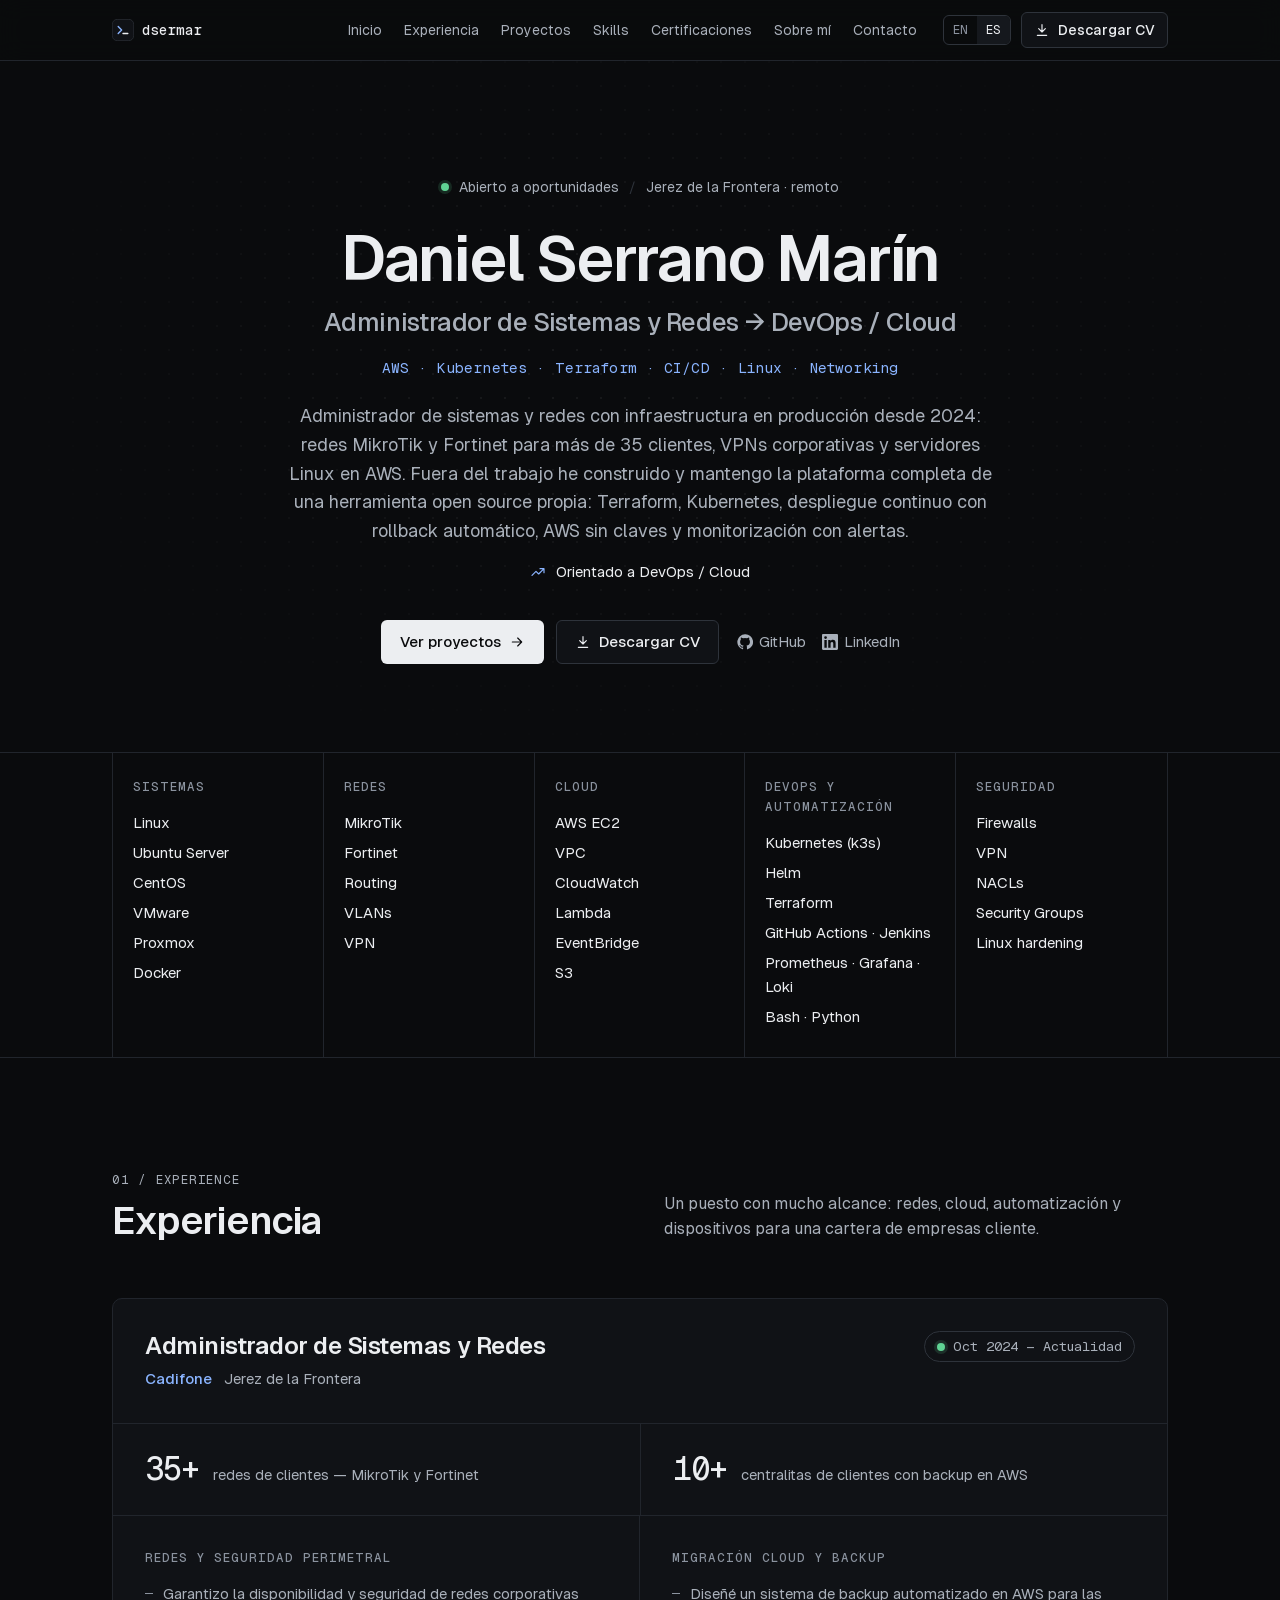
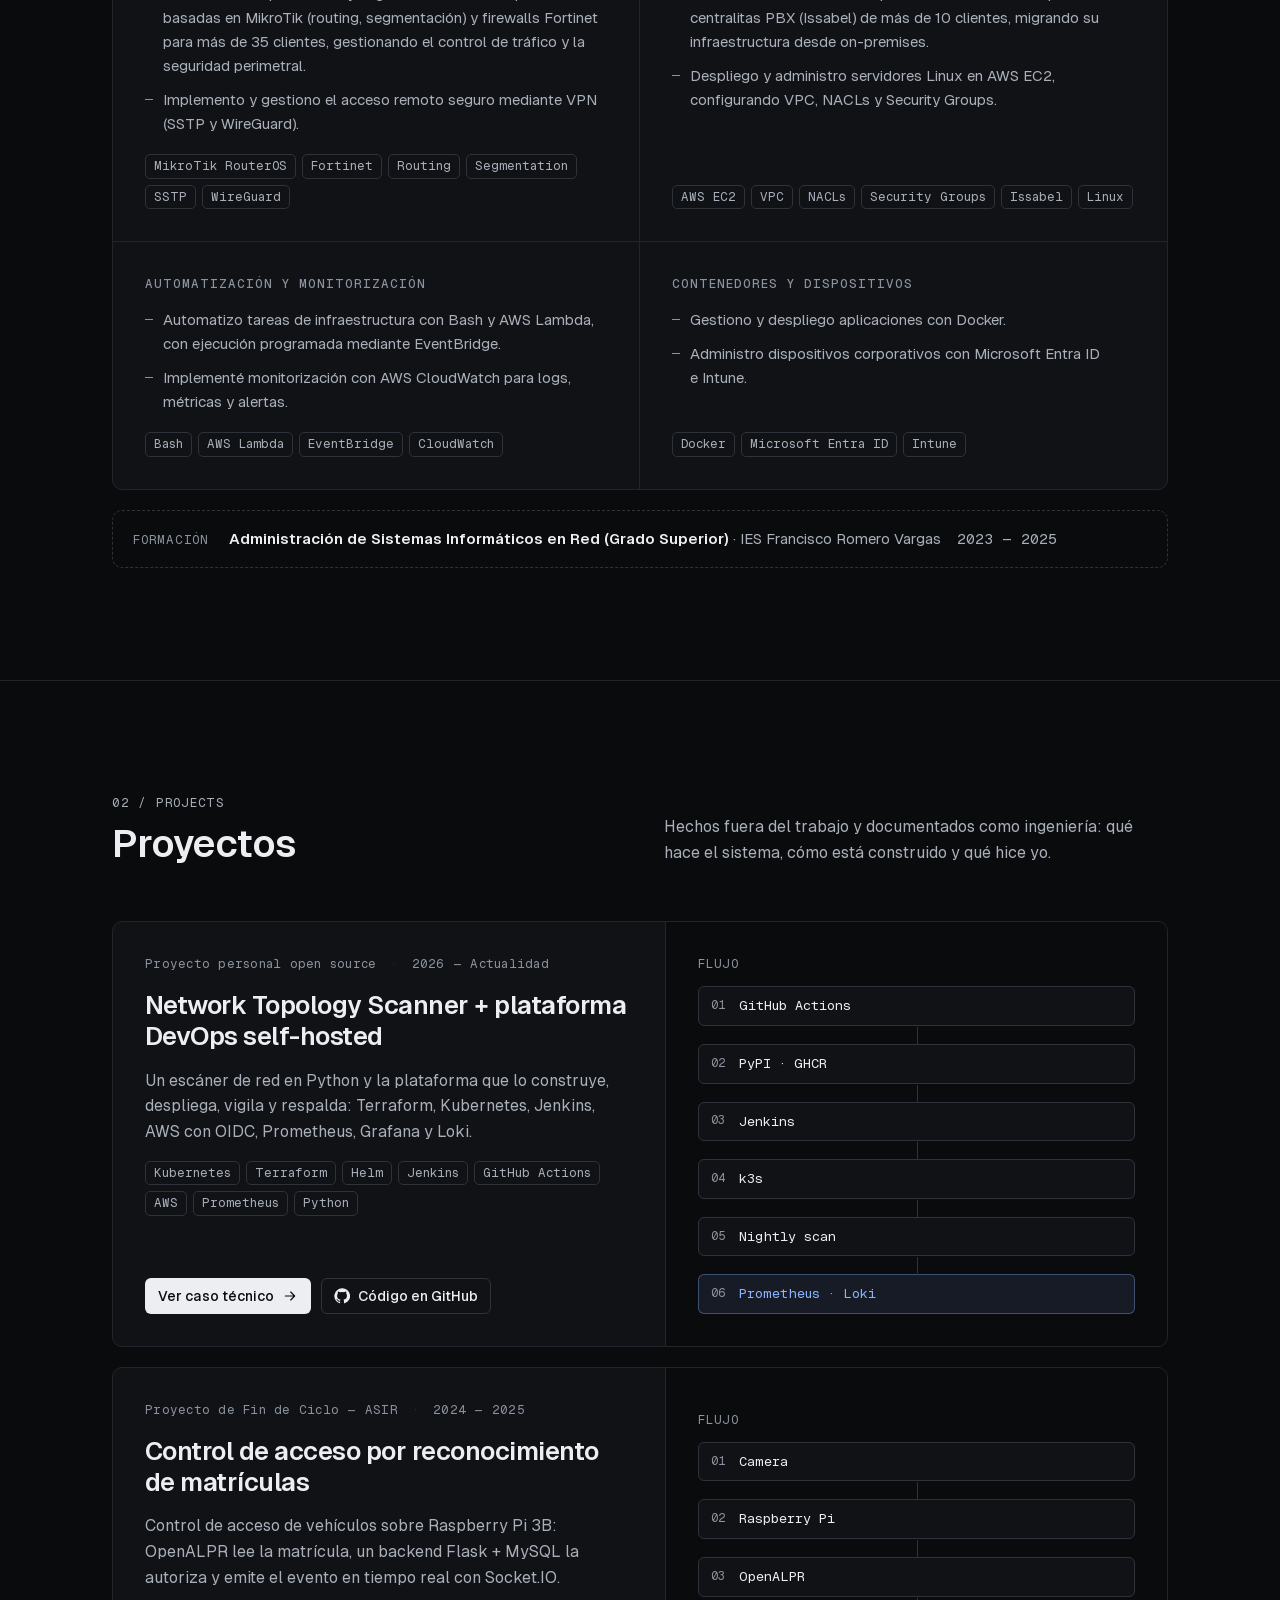
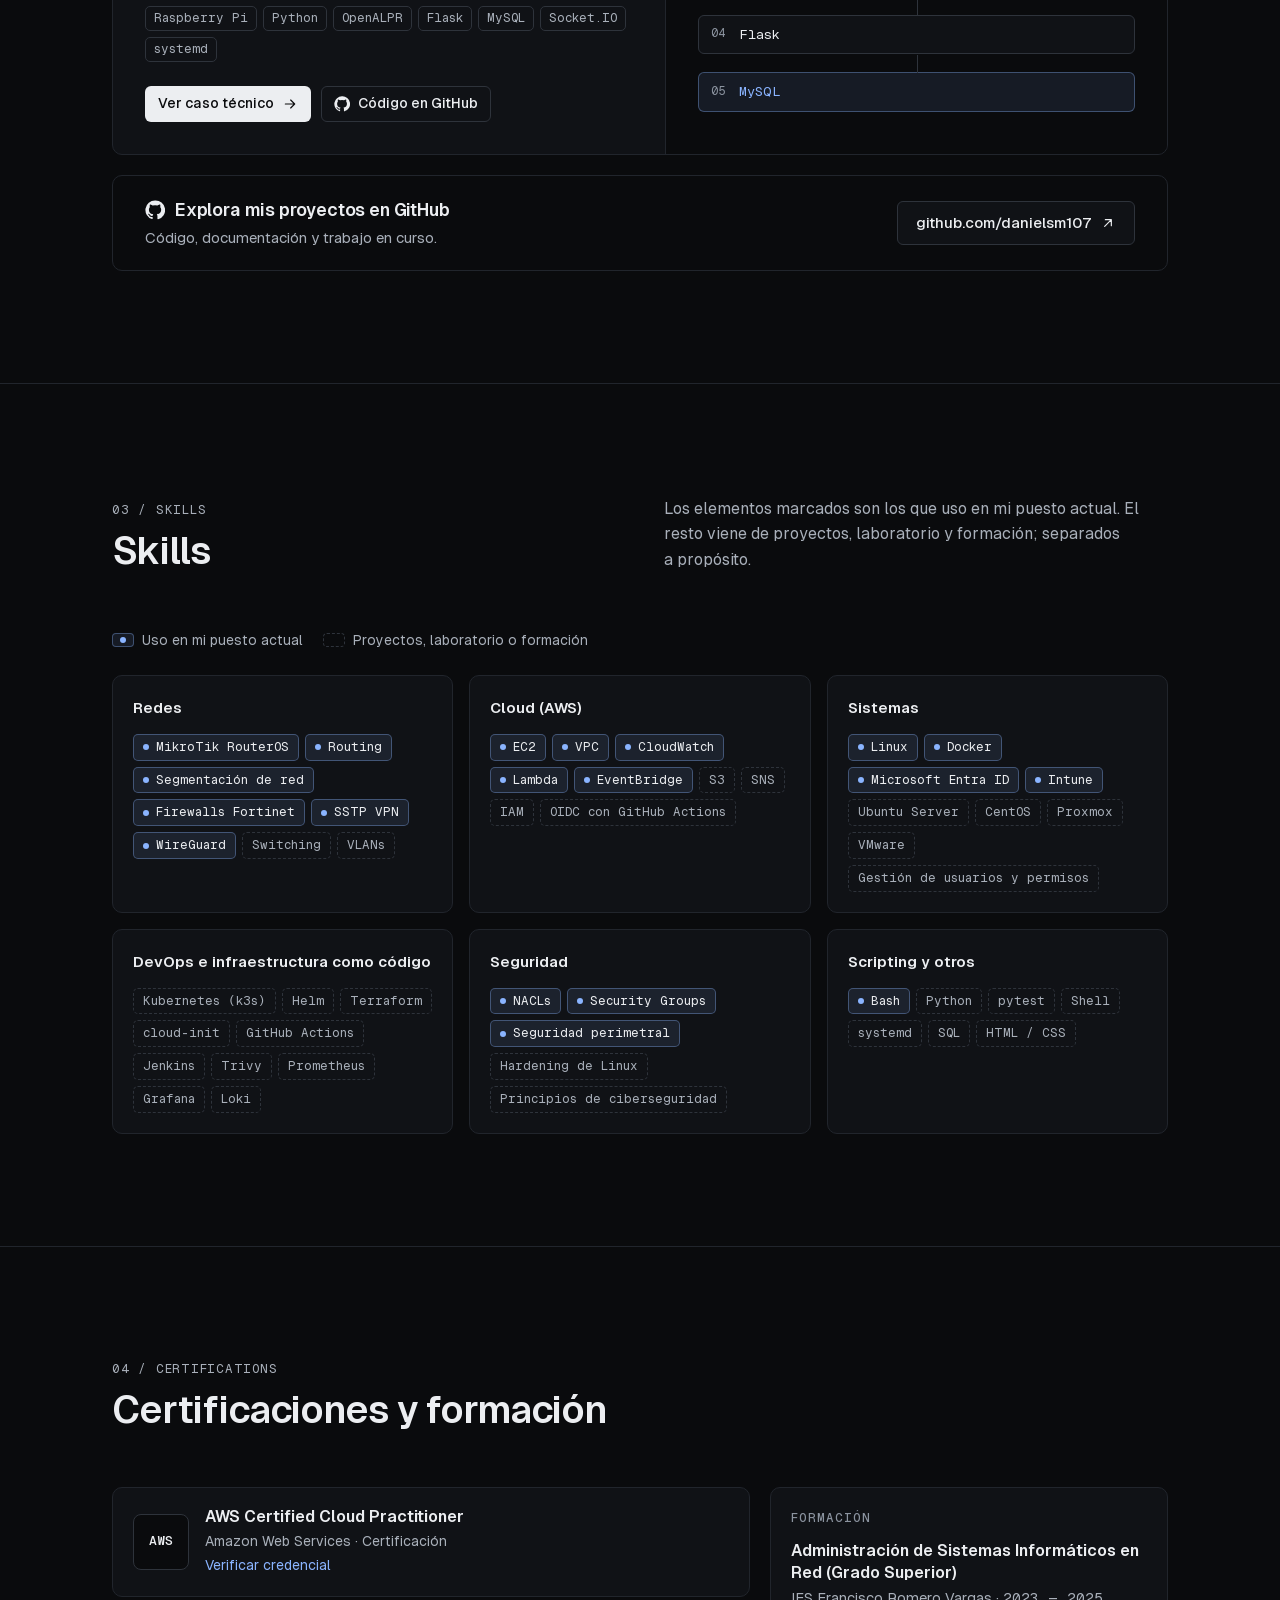
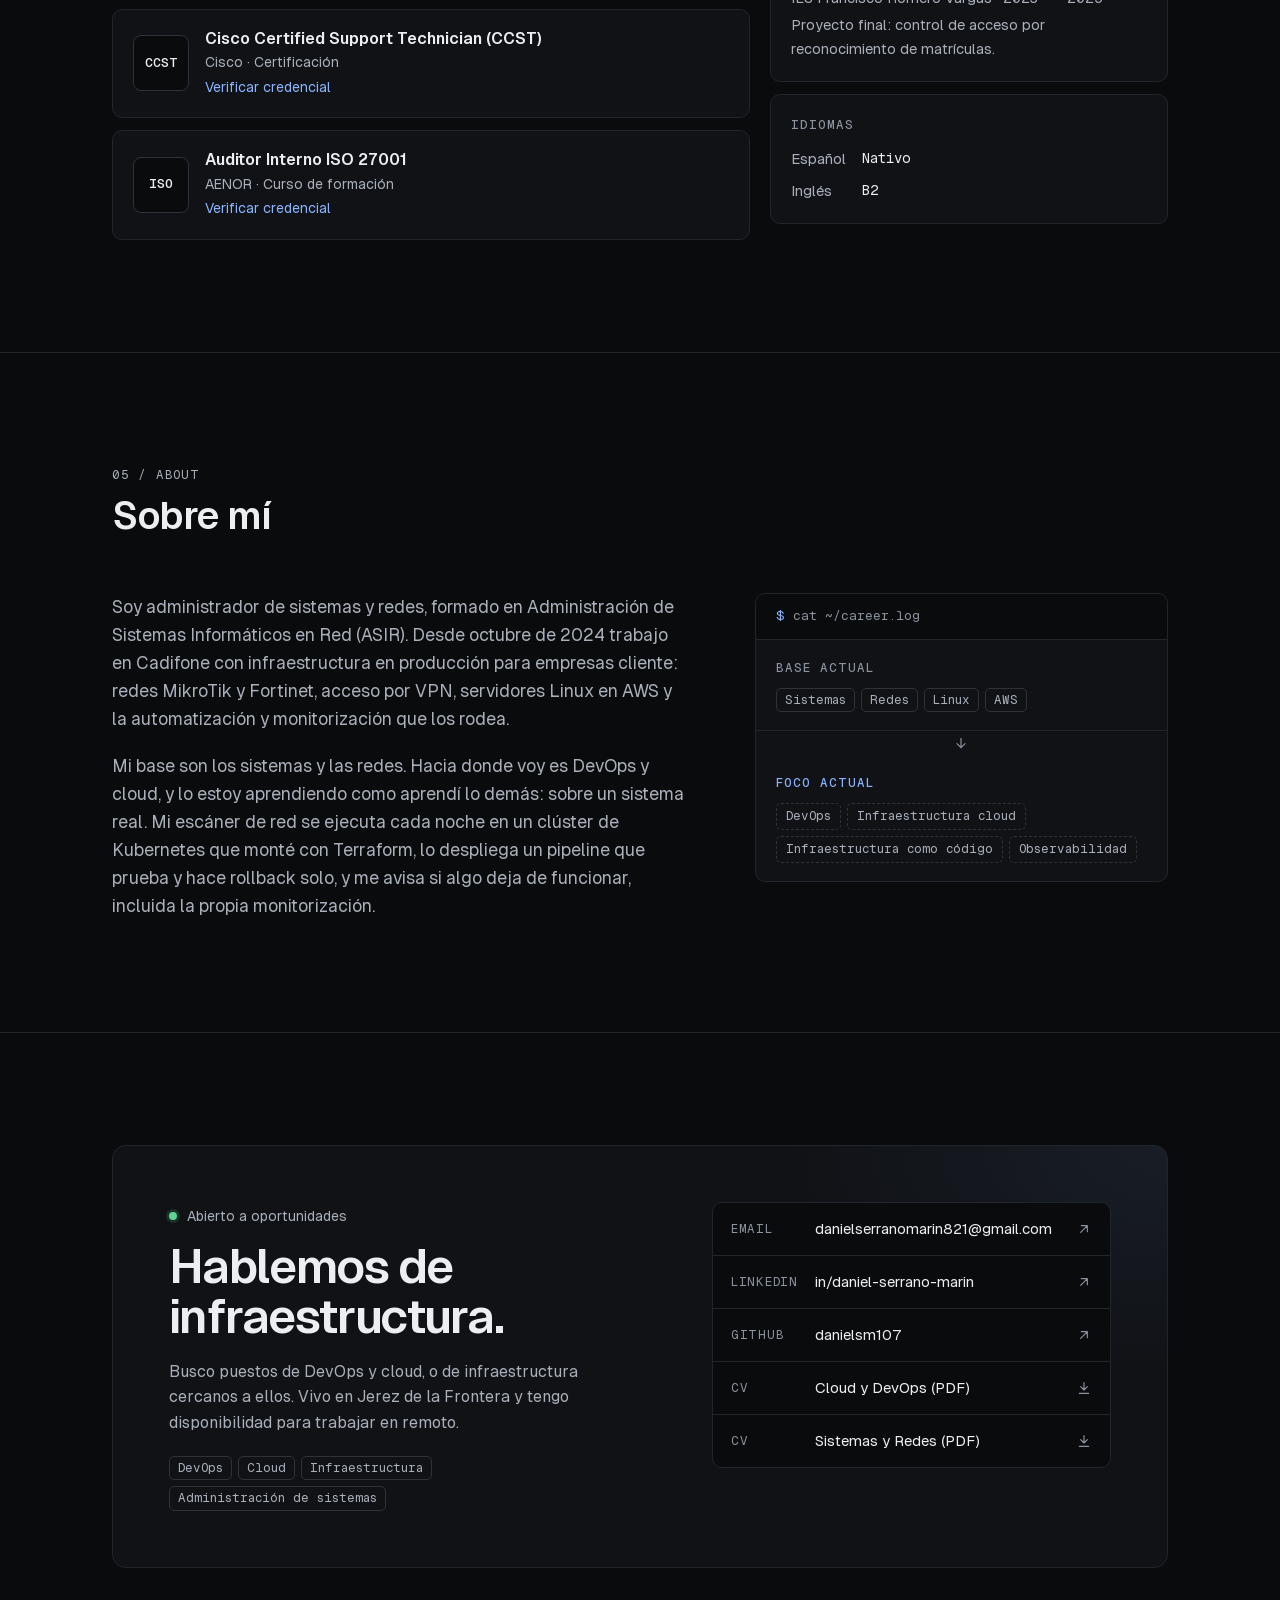
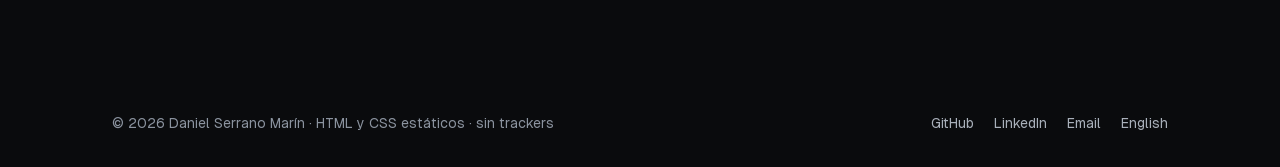
<file: es/index.html>
<!doctype html>
<html lang="es">
<head>
<meta charset="utf-8">
<meta name="viewport" content="width=device-width, initial-scale=1, viewport-fit=cover">
<title>Daniel Serrano Marín — Administrador de Sistemas y Redes → DevOps / Cloud</title>
<meta name="description" content="Administrador de sistemas y redes en Jerez de la Frontera, orientado a DevOps y cloud. AWS, Linux y redes empresariales en producción; Kubernetes, Terraform, CI/CD y monitorización en una plataforma self-hosted propia.">
<meta name="author" content="Daniel Serrano Marín">
<meta name="theme-color" content="#0a0b0d">
<meta name="color-scheme" content="dark">
<link rel="canonical" href="https://dsermar.dev/es/">
<link rel="alternate" hreflang="en" href="https://dsermar.dev/">
<link rel="alternate" hreflang="es" href="https://dsermar.dev/es/">
<link rel="alternate" hreflang="x-default" href="https://dsermar.dev/">
<meta property="og:type" content="profile">
<meta property="og:site_name" content="Daniel Serrano Marín">
<meta property="og:title" content="Daniel Serrano Marín — Administrador de Sistemas y Redes → DevOps / Cloud">
<meta property="og:description" content="Administrador de sistemas y redes en Jerez de la Frontera, orientado a DevOps y cloud. AWS, Linux y redes empresariales en producción; Kubernetes, Terraform, CI/CD y monitorización en una plataforma self-hosted propia.">
<meta property="og:url" content="https://dsermar.dev/es/">
<meta property="og:image" content="https://dsermar.dev/assets/og.png">
<meta property="og:image:width" content="1200">
<meta property="og:image:height" content="630">
<meta property="og:image:alt" content="Daniel Serrano Marín — Administrador de Sistemas y Redes → DevOps / Cloud">
<meta property="og:locale" content="es_ES">
<meta property="og:locale:alternate" content="en_US">
<meta name="twitter:card" content="summary_large_image">
<link rel="icon" href="/assets/favicon.svg" type="image/svg+xml">
<link rel="apple-touch-icon" href="/assets/apple-touch-icon.png">
<link rel="preload" href="/assets/fonts/Geist-Variable.woff2" as="font" type="font/woff2" crossorigin>
<link rel="preload" href="/assets/fonts/GeistMono-Variable.woff2" as="font" type="font/woff2" crossorigin>
<link rel="stylesheet" href="/assets/site.css?v=mwkn6lot">
<script>document.documentElement.classList.add('js')</script>
<script type="application/ld+json">{"@context":"https://schema.org","@graph":[{"@type":"ProfilePage","@id":"https://dsermar.dev/es/#page","url":"https://dsermar.dev/es/","name":"Daniel Serrano Marín — Administrador de Sistemas y Redes → DevOps / Cloud","inLanguage":"es","dateModified":"2026-11-17","mainEntity":{"@id":"https://dsermar.dev/#person"}},{"@type":"Person","@id":"https://dsermar.dev/#person","name":"Daniel Serrano Marín","url":"https://dsermar.dev","email":"mailto:danielserranomarin821@gmail.com","jobTitle":"Administrador de Sistemas y Redes","worksFor":{"@type":"Organization","name":"Cadifone"},"address":{"@type":"PostalAddress","addressLocality":"Jerez de la Frontera","addressRegion":"Andalucía","addressCountry":"ES"},"alumniOf":{"@type":"EducationalOrganization","name":"IES Francisco Romero Vargas"},"knowsLanguage":[{"@type":"Language","name":"Spanish","alternateName":"es"},{"@type":"Language","name":"English","alternateName":"en"}],"knowsAbout":["Linux","Network administration","MikroTik","Fortinet","VPN","AWS","Amazon EC2","Amazon VPC","Amazon CloudWatch","AWS Lambda","Docker","Bash","Python"],"hasCredential":[{"@type":"EducationalOccupationalCredential","name":"AWS Certified Cloud Practitioner","credentialCategory":"certification","recognizedBy":{"@type":"Organization","name":"Amazon Web Services"},"url":"https://www.credly.com/badges/a189a356-7261-48c6-a4c2-34f6d0c70d6d/public_url"},{"@type":"EducationalOccupationalCredential","name":"Cisco Certified Support Technician (CCST)","credentialCategory":"certification","recognizedBy":{"@type":"Organization","name":"Cisco"},"url":"https://www.credly.com/badges/2d9c0be0-a62d-45e4-a0bc-614cf53fad09/public_url"},{"@type":"EducationalOccupationalCredential","name":"ISO 27001 Internal Auditor","credentialCategory":"course","recognizedBy":{"@type":"Organization","name":"AENOR"},"url":"https://aenor.vottun.com/badgedetail?id=baee3e13-94b1-4ef4-bf6e-fa1b7fab3629"}],"sameAs":["https://github.com/danielsm107","https://www.linkedin.com/in/daniel-serrano-marin"]},{"@type":"WebSite","@id":"https://dsermar.dev/#website","url":"https://dsermar.dev","name":"Daniel Serrano Marín","inLanguage":["en","es"]}]}</script>
</head>
<body>
<a class="skip" href="#main">Saltar al contenido</a>
<header class="nav">
  <div class="wrap nav-inner">
    <a class="brand" href="/es/"><svg class="brand-mark" viewBox="0 0 32 32" aria-hidden="true"><rect x=".5" y=".5" width="31" height="31" rx="7" fill="#101216" stroke="#2e333b"/><path d="M9 11l5 5-5 5" fill="none" stroke="#8ab4ff" stroke-width="2" stroke-linecap="round" stroke-linejoin="round"/><path d="M16 21h7" stroke="#eceef1" stroke-width="2" stroke-linecap="round"/></svg><span class="brand-text">dsermar</span><span class="sr-only"> — Daniel Serrano Marín</span></a>
    <button class="nav-toggle" type="button" aria-expanded="false" aria-controls="nav-panel" aria-label="Menú" data-open="Menú" data-close="Cerrar menú"><svg class="i-open" viewBox="0 0 24 24" fill="none" stroke="currentColor" stroke-width="1.75" stroke-linecap="round" aria-hidden="true"><path d="M4 7h16M4 12h16M4 17h16"/></svg><svg class="i-close" viewBox="0 0 24 24" fill="none" stroke="currentColor" stroke-width="1.75" stroke-linecap="round" aria-hidden="true"><path d="M6 6l12 12M18 6 6 18"/></svg></button>
    <div class="nav-panel" id="nav-panel">
      <nav aria-label="Principal" class="nav-main"><ul class="nav-links"><li><a href="#top">Inicio</a></li><li><a href="#experience">Experiencia</a></li><li><a href="#projects">Proyectos</a></li><li><a href="#skills">Skills</a></li><li><a href="#certifications">Certificaciones</a></li><li><a href="#about">Sobre mí</a></li><li><a href="#contact">Contacto</a></li></ul></nav>
      <div class="nav-actions">
        <div class="lang" role="group" aria-label="Idioma"><a href="/" hreflang="en" lang="en">EN<span class="sr-only"> — Read in English</span></a><span aria-current="true" lang="es">ES</span></div>
        <a class="btn btn-secondary btn-sm" href="/cv/daniel-serrano-marin-cv-cloud-devops.pdf" download><svg viewBox="0 0 24 24" fill="none" stroke="currentColor" stroke-width="1.75" stroke-linecap="round" stroke-linejoin="round" aria-hidden="true"><path d="M12 4v11M7 10l5 5 5-5M5 20h14"/></svg>Descargar CV</a>
      </div>
    </div>
  </div>
</header>
<main id="main">
<section class="hero" id="top" aria-labelledby="h-hero">
  <div class="wrap hero-grid">
    <div class="reveal">
      <p class="status"><span class="dot" aria-hidden="true"></span><span>Abierto a oportunidades</span><span class="sep" aria-hidden="true">/</span><span>Jerez de la Frontera · remoto</span></p>
      <h1 id="h-hero">Daniel Serrano Marín<span class="role">Administrador de Sistemas y Redes → DevOps / Cloud</span></h1>
      <p class="stack">AWS · Kubernetes · Terraform · CI/CD · Linux · Networking</p>
      <p class="lead">Administrador de sistemas y redes con infraestructura en producción desde 2024: redes MikroTik y Fortinet para más de 35 clientes, VPNs corporativas y servidores Linux en AWS. Fuera del trabajo he construido y mantengo la plataforma completa de una herramienta open source propia: Terraform, Kubernetes, despliegue continuo con rollback automático, AWS sin claves y monitorización con alertas.</p>
      <p class="direction"><svg viewBox="0 0 24 24" fill="none" stroke="currentColor" stroke-width="1.75" stroke-linecap="round" stroke-linejoin="round" aria-hidden="true"><path d="M3 17l6-6 4 4 8-8M15 7h6v6"/></svg><span>Orientado a DevOps / Cloud</span></p>
      <div class="hero-ctas">
        <a class="btn btn-primary" href="#projects">Ver proyectos<svg viewBox="0 0 24 24" fill="none" stroke="currentColor" stroke-width="1.75" stroke-linecap="round" stroke-linejoin="round" aria-hidden="true"><path d="M5 12h14M13 6l6 6-6 6"/></svg></a>
        <a class="btn btn-secondary" href="/cv/daniel-serrano-marin-cv-cloud-devops.pdf" download><svg viewBox="0 0 24 24" fill="none" stroke="currentColor" stroke-width="1.75" stroke-linecap="round" stroke-linejoin="round" aria-hidden="true"><path d="M12 4v11M7 10l5 5 5-5M5 20h14"/></svg>Descargar CV</a>
        <span class="links">
          <a class="link-quiet" href="https://github.com/danielsm107" rel="noopener"><svg viewBox="0 0 24 24" fill="currentColor" aria-hidden="true"><path d="M12 .5a11.5 11.5 0 0 0-3.64 22.41c.58.1.79-.25.79-.56v-2c-3.2.7-3.88-1.36-3.88-1.36-.52-1.33-1.28-1.69-1.28-1.69-1.05-.71.08-.7.08-.7 1.16.08 1.77 1.19 1.77 1.19 1.03 1.77 2.7 1.26 3.36.96.1-.75.4-1.26.73-1.55-2.56-.29-5.24-1.28-5.24-5.69 0-1.26.45-2.28 1.19-3.09-.12-.29-.52-1.46.11-3.05 0 0 .97-.31 3.17 1.18a11 11 0 0 1 5.77 0c2.2-1.49 3.17-1.18 3.17-1.18.63 1.59.23 2.76.11 3.05.74.81 1.19 1.83 1.19 3.09 0 4.42-2.69 5.39-5.25 5.68.41.36.78 1.06.78 2.14v3.17c0 .31.21.67.8.56A11.5 11.5 0 0 0 12 .5Z"/></svg>GitHub</a>
          <a class="link-quiet" href="https://www.linkedin.com/in/daniel-serrano-marin" rel="noopener"><svg viewBox="0 0 24 24" fill="currentColor" aria-hidden="true"><path d="M20.45 20.45h-3.56v-5.57c0-1.33-.02-3.04-1.85-3.04-1.86 0-2.14 1.45-2.14 2.94v5.67H9.34V9h3.41v1.56h.05c.48-.9 1.64-1.85 3.37-1.85 3.6 0 4.27 2.37 4.27 5.46v6.28ZM5.34 7.43a2.06 2.06 0 1 1 0-4.13 2.06 2.06 0 0 1 0 4.13ZM7.12 20.45H3.56V9h3.56v11.45ZM22.22 0H1.77C.79 0 0 .77 0 1.73v20.54C0 23.23.79 24 1.77 24h20.45c.98 0 1.78-.77 1.78-1.73V1.73C24 .77 23.2 0 22.22 0Z"/></svg>LinkedIn</a>
        </span>
      </div>
    </div>
  </div>
</section>
<section class="areas" aria-labelledby="h-areas">
  <h2 class="sr-only" id="h-areas">Áreas técnicas</h2>
  <div class="wrap"><div class="areas-grid">
    <div class="area"><h3>Sistemas</h3><ul><li>Linux</li><li>Ubuntu Server</li><li>CentOS</li><li>VMware</li><li>Proxmox</li><li>Docker</li></ul></div>
    <div class="area"><h3>Redes</h3><ul><li>MikroTik</li><li>Fortinet</li><li>Routing</li><li>VLANs</li><li>VPN</li></ul></div>
    <div class="area"><h3>Cloud</h3><ul><li>AWS EC2</li><li>VPC</li><li>CloudWatch</li><li>Lambda</li><li>EventBridge</li><li>S3</li></ul></div>
    <div class="area"><h3>DevOps y automatización</h3><ul><li>Kubernetes (k3s)</li><li>Helm</li><li>Terraform</li><li>GitHub Actions · Jenkins</li><li>Prometheus · Grafana · Loki</li><li>Bash · Python</li></ul></div>
    <div class="area"><h3>Seguridad</h3><ul><li>Firewalls</li><li>VPN</li><li>NACLs</li><li>Security Groups</li><li>Linux hardening</li></ul></div>
  </div></div>
</section>
<section class="section" id="experience" aria-labelledby="h-experience">
  <div class="wrap">
    <div class="section-head">
  <div><p class="eyebrow">01 / experience</p><h2 id="h-experience">Experiencia</h2></div>
  <p>Un puesto con mucho alcance: redes, cloud, automatización y dispositivos para una cartera de empresas cliente.</p>
</div>
    <article class="xp">
      <div class="xp-head">
        <div>
          <h3>Administrador de Sistemas y Redes</h3>
          <p class="xp-company"><b>Cadifone</b><span>Jerez de la Frontera</span></p>
        </div>
        <p class="xp-period"><span class="dot" aria-hidden="true"></span><time datetime="2024-10">Oct 2024 — Actualidad</time></p>
      </div>
      <dl class="xp-figs">
        <div class="xp-fig"><dt class="sr-only">redes de clientes — MikroTik y Fortinet</dt><dd class="n">35+</dd><dd class="l" aria-hidden="true">redes de clientes — MikroTik y Fortinet</dd></div><div class="xp-fig"><dt class="sr-only">centralitas de clientes con backup en AWS</dt><dd class="n">10+</dd><dd class="l" aria-hidden="true">centralitas de clientes con backup en AWS</dd></div>
      </dl>
      <div class="xp-groups">
        <div class="xp-group">
          <h4>Redes y seguridad perimetral</h4>
          <ul><li>Garantizo la disponibilidad y seguridad de redes corporativas basadas en MikroTik (routing, segmentación) y firewalls Fortinet para más de 35 clientes, gestionando el control de tráfico y la seguridad perimetral.</li><li>Implemento y gestiono el acceso remoto seguro mediante VPN (SSTP y WireGuard).</li></ul>
          <ul class="tags" aria-label="Stack"><li class="tag">MikroTik RouterOS</li><li class="tag">Fortinet</li><li class="tag">Routing</li><li class="tag">Segmentation</li><li class="tag">SSTP</li><li class="tag">WireGuard</li></ul>
        </div>
        <div class="xp-group">
          <h4>Migración cloud y backup</h4>
          <ul><li>Diseñé un sistema de backup automatizado en AWS para las centralitas PBX (Issabel) de más de 10 clientes, migrando su infraestructura desde on-premises.</li><li>Despliego y administro servidores Linux en AWS EC2, configurando VPC, NACLs y Security Groups.</li></ul>
          <ul class="tags" aria-label="Stack"><li class="tag">AWS EC2</li><li class="tag">VPC</li><li class="tag">NACLs</li><li class="tag">Security Groups</li><li class="tag">Issabel</li><li class="tag">Linux</li></ul>
        </div>
        <div class="xp-group">
          <h4>Automatización y monitorización</h4>
          <ul><li>Automatizo tareas de infraestructura con Bash y AWS Lambda, con ejecución programada mediante EventBridge.</li><li>Implementé monitorización con AWS CloudWatch para logs, métricas y alertas.</li></ul>
          <ul class="tags" aria-label="Stack"><li class="tag">Bash</li><li class="tag">AWS Lambda</li><li class="tag">EventBridge</li><li class="tag">CloudWatch</li></ul>
        </div>
        <div class="xp-group">
          <h4>Contenedores y dispositivos</h4>
          <ul><li>Gestiono y despliego aplicaciones con Docker.</li><li>Administro dispositivos corporativos con Microsoft Entra ID e Intune.</li></ul>
          <ul class="tags" aria-label="Stack"><li class="tag">Docker</li><li class="tag">Microsoft Entra ID</li><li class="tag">Intune</li></ul>
        </div>
      </div>
    </article>
    <p class="edu-inline"><span class="eyebrow">Formación</span><span><strong>Administración de Sistemas Informáticos en Red (Grado Superior)</strong> · IES Francisco Romero Vargas</span><span class="mono">2023 — 2025</span></p>
  </div>
</section>
<section class="section" id="projects" aria-labelledby="h-projects">
  <div class="wrap">
    <div class="section-head">
  <div><p class="eyebrow">02 / projects</p><h2 id="h-projects">Proyectos</h2></div>
  <p>Hechos fuera del trabajo y documentados como ingeniería: qué hace el sistema, cómo está construido y qué hice yo.</p>
</div>
    <div class="projects">
      <article class="pcard" aria-labelledby="p-network-topology-scanner">
        <div class="pcard-body">
          <p class="pcard-meta"><span>Proyecto personal open source</span><span>2026 — Actualidad</span></p>
          <h3 id="p-network-topology-scanner"><a href="/es/projects/network-topology-scanner/">Network Topology Scanner + plataforma DevOps self-hosted</a></h3>
          <p>Un escáner de red en Python y la plataforma que lo construye, despliega, vigila y respalda: Terraform, Kubernetes, Jenkins, AWS con OIDC, Prometheus, Grafana y Loki.</p>
          <ul class="tags" aria-label="Tecnologías"><li class="tag">Kubernetes</li><li class="tag">Terraform</li><li class="tag">Helm</li><li class="tag">Jenkins</li><li class="tag">GitHub Actions</li><li class="tag">AWS</li><li class="tag">Prometheus</li><li class="tag">Python</li></ul>
          <div class="pcard-actions">
            <a class="btn btn-primary btn-sm" href="/es/projects/network-topology-scanner/">Ver caso técnico<svg viewBox="0 0 24 24" fill="none" stroke="currentColor" stroke-width="1.75" stroke-linecap="round" stroke-linejoin="round" aria-hidden="true"><path d="M5 12h14M13 6l6 6-6 6"/></svg><span class="sr-only">: Network Topology Scanner + plataforma DevOps self-hosted</span></a>
            <a class="btn btn-secondary btn-sm" href="https://github.com/danielsm107/network-topology-scanner" rel="noopener"><svg viewBox="0 0 24 24" fill="currentColor" aria-hidden="true"><path d="M12 .5a11.5 11.5 0 0 0-3.64 22.41c.58.1.79-.25.79-.56v-2c-3.2.7-3.88-1.36-3.88-1.36-.52-1.33-1.28-1.69-1.28-1.69-1.05-.71.08-.7.08-.7 1.16.08 1.77 1.19 1.77 1.19 1.03 1.77 2.7 1.26 3.36.96.1-.75.4-1.26.73-1.55-2.56-.29-5.24-1.28-5.24-5.69 0-1.26.45-2.28 1.19-3.09-.12-.29-.52-1.46.11-3.05 0 0 .97-.31 3.17 1.18a11 11 0 0 1 5.77 0c2.2-1.49 3.17-1.18 3.17-1.18.63 1.59.23 2.76.11 3.05.74.81 1.19 1.83 1.19 3.09 0 4.42-2.69 5.39-5.25 5.68.41.36.78 1.06.78 2.14v3.17c0 .31.21.67.8.56A11.5 11.5 0 0 0 12 .5Z"/></svg>Código en GitHub<span class="sr-only">: Network Topology Scanner + plataforma DevOps self-hosted</span></a>
          </div>
        </div>
        <div class="pcard-flow">
          <p class="eyebrow">Flujo</p>
          <ol class="pipe" aria-label="Network Topology Scanner + plataforma DevOps self-hosted — flujo"><li>GitHub Actions</li><li>PyPI · GHCR</li><li>Jenkins</li><li>k3s</li><li>Nightly scan</li><li>Prometheus · Loki</li></ol>
        </div>
      </article>
      <article class="pcard" aria-labelledby="p-lpr-access-control">
        <div class="pcard-body">
          <p class="pcard-meta"><span>Proyecto de Fin de Ciclo — ASIR</span><span>2024 — 2025</span></p>
          <h3 id="p-lpr-access-control"><a href="/es/projects/lpr-access-control/">Control de acceso por reconocimiento de matrículas</a></h3>
          <p>Control de acceso de vehículos sobre Raspberry Pi 3B: OpenALPR lee la matrícula, un backend Flask + MySQL la autoriza y emite el evento en tiempo real con Socket.IO.</p>
          <ul class="tags" aria-label="Tecnologías"><li class="tag">Raspberry Pi</li><li class="tag">Python</li><li class="tag">OpenALPR</li><li class="tag">Flask</li><li class="tag">MySQL</li><li class="tag">Socket.IO</li><li class="tag">systemd</li></ul>
          <div class="pcard-actions">
            <a class="btn btn-primary btn-sm" href="/es/projects/lpr-access-control/">Ver caso técnico<svg viewBox="0 0 24 24" fill="none" stroke="currentColor" stroke-width="1.75" stroke-linecap="round" stroke-linejoin="round" aria-hidden="true"><path d="M5 12h14M13 6l6 6-6 6"/></svg><span class="sr-only">: Control de acceso por reconocimiento de matrículas</span></a>
            <a class="btn btn-secondary btn-sm" href="https://github.com/danielsm107/control-acceso-matriculas" rel="noopener"><svg viewBox="0 0 24 24" fill="currentColor" aria-hidden="true"><path d="M12 .5a11.5 11.5 0 0 0-3.64 22.41c.58.1.79-.25.79-.56v-2c-3.2.7-3.88-1.36-3.88-1.36-.52-1.33-1.28-1.69-1.28-1.69-1.05-.71.08-.7.08-.7 1.16.08 1.77 1.19 1.77 1.19 1.03 1.77 2.7 1.26 3.36.96.1-.75.4-1.26.73-1.55-2.56-.29-5.24-1.28-5.24-5.69 0-1.26.45-2.28 1.19-3.09-.12-.29-.52-1.46.11-3.05 0 0 .97-.31 3.17 1.18a11 11 0 0 1 5.77 0c2.2-1.49 3.17-1.18 3.17-1.18.63 1.59.23 2.76.11 3.05.74.81 1.19 1.83 1.19 3.09 0 4.42-2.69 5.39-5.25 5.68.41.36.78 1.06.78 2.14v3.17c0 .31.21.67.8.56A11.5 11.5 0 0 0 12 .5Z"/></svg>Código en GitHub<span class="sr-only">: Control de acceso por reconocimiento de matrículas</span></a>
          </div>
        </div>
        <div class="pcard-flow">
          <p class="eyebrow">Flujo</p>
          <ol class="pipe" aria-label="Control de acceso por reconocimiento de matrículas — flujo"><li>Camera</li><li>Raspberry Pi</li><li>OpenALPR</li><li>Flask</li><li>MySQL</li></ol>
        </div>
      </article>
    </div>
    <div class="gh-cta">
      <div><h3><svg viewBox="0 0 24 24" fill="currentColor" aria-hidden="true"><path d="M12 .5a11.5 11.5 0 0 0-3.64 22.41c.58.1.79-.25.79-.56v-2c-3.2.7-3.88-1.36-3.88-1.36-.52-1.33-1.28-1.69-1.28-1.69-1.05-.71.08-.7.08-.7 1.16.08 1.77 1.19 1.77 1.19 1.03 1.77 2.7 1.26 3.36.96.1-.75.4-1.26.73-1.55-2.56-.29-5.24-1.28-5.24-5.69 0-1.26.45-2.28 1.19-3.09-.12-.29-.52-1.46.11-3.05 0 0 .97-.31 3.17 1.18a11 11 0 0 1 5.77 0c2.2-1.49 3.17-1.18 3.17-1.18.63 1.59.23 2.76.11 3.05.74.81 1.19 1.83 1.19 3.09 0 4.42-2.69 5.39-5.25 5.68.41.36.78 1.06.78 2.14v3.17c0 .31.21.67.8.56A11.5 11.5 0 0 0 12 .5Z"/></svg>Explora mis proyectos en GitHub</h3><p>Código, documentación y trabajo en curso.</p></div>
      <a class="btn btn-secondary" href="https://github.com/danielsm107" rel="noopener">github.com/danielsm107<svg viewBox="0 0 24 24" fill="none" stroke="currentColor" stroke-width="1.75" stroke-linecap="round" stroke-linejoin="round" aria-hidden="true"><path d="M7 17 17 7M8 7h9v9"/></svg></a>
    </div>
  </div>
</section>
<section class="section" id="skills" aria-labelledby="h-skills">
  <div class="wrap">
    <div class="section-head">
  <div><p class="eyebrow">03 / skills</p><h2 id="h-skills">Skills</h2></div>
  <p>Los elementos marcados son los que uso en mi puesto actual. El resto viene de proyectos, laboratorio y formación; separados a propósito.</p>
</div>
    <p class="legend"><span><i class="lg-work" aria-hidden="true"></i>Uso en mi puesto actual</span><span><i class="lg-other" aria-hidden="true"></i>Proyectos, laboratorio o formación</span></p>
    <div class="skills">
      <div class="skill">
        <h3>Redes</h3>
        <ul class="tags"><li class="chip work">MikroTik RouterOS<span class="sr-only"> (Uso en mi puesto actual)</span></li><li class="chip work">Routing<span class="sr-only"> (Uso en mi puesto actual)</span></li><li class="chip work">Segmentación de red<span class="sr-only"> (Uso en mi puesto actual)</span></li><li class="chip work">Firewalls Fortinet<span class="sr-only"> (Uso en mi puesto actual)</span></li><li class="chip work">SSTP VPN<span class="sr-only"> (Uso en mi puesto actual)</span></li><li class="chip work">WireGuard<span class="sr-only"> (Uso en mi puesto actual)</span></li><li class="chip">Switching</li><li class="chip">VLANs</li></ul>
      </div>
      <div class="skill">
        <h3>Cloud (AWS)</h3>
        <ul class="tags"><li class="chip work">EC2<span class="sr-only"> (Uso en mi puesto actual)</span></li><li class="chip work">VPC<span class="sr-only"> (Uso en mi puesto actual)</span></li><li class="chip work">CloudWatch<span class="sr-only"> (Uso en mi puesto actual)</span></li><li class="chip work">Lambda<span class="sr-only"> (Uso en mi puesto actual)</span></li><li class="chip work">EventBridge<span class="sr-only"> (Uso en mi puesto actual)</span></li><li class="chip">S3</li><li class="chip">SNS</li><li class="chip">IAM</li><li class="chip">OIDC con GitHub Actions</li></ul>
      </div>
      <div class="skill">
        <h3>Sistemas</h3>
        <ul class="tags"><li class="chip work">Linux<span class="sr-only"> (Uso en mi puesto actual)</span></li><li class="chip work">Docker<span class="sr-only"> (Uso en mi puesto actual)</span></li><li class="chip work">Microsoft Entra ID<span class="sr-only"> (Uso en mi puesto actual)</span></li><li class="chip work">Intune<span class="sr-only"> (Uso en mi puesto actual)</span></li><li class="chip">Ubuntu Server</li><li class="chip">CentOS</li><li class="chip">Proxmox</li><li class="chip">VMware</li><li class="chip">Gestión de usuarios y permisos</li></ul>
      </div>
      <div class="skill">
        <h3>DevOps e infraestructura como código</h3>
        <ul class="tags"><li class="chip">Kubernetes (k3s)</li><li class="chip">Helm</li><li class="chip">Terraform</li><li class="chip">cloud-init</li><li class="chip">GitHub Actions</li><li class="chip">Jenkins</li><li class="chip">Trivy</li><li class="chip">Prometheus</li><li class="chip">Grafana</li><li class="chip">Loki</li></ul>
      </div>
      <div class="skill">
        <h3>Seguridad</h3>
        <ul class="tags"><li class="chip work">NACLs<span class="sr-only"> (Uso en mi puesto actual)</span></li><li class="chip work">Security Groups<span class="sr-only"> (Uso en mi puesto actual)</span></li><li class="chip work">Seguridad perimetral<span class="sr-only"> (Uso en mi puesto actual)</span></li><li class="chip">Hardening de Linux</li><li class="chip">Principios de ciberseguridad</li></ul>
      </div>
      <div class="skill">
        <h3>Scripting y otros</h3>
        <ul class="tags"><li class="chip work">Bash<span class="sr-only"> (Uso en mi puesto actual)</span></li><li class="chip">Python</li><li class="chip">pytest</li><li class="chip">Shell</li><li class="chip">systemd</li><li class="chip">SQL</li><li class="chip">HTML / CSS</li></ul>
      </div>
    </div>
  </div>
</section>
<section class="section" id="certifications" aria-labelledby="h-certifications">
  <div class="wrap">
    <div class="section-head">
  <div><p class="eyebrow">04 / certifications</p><h2 id="h-certifications">Certificaciones y formación</h2></div>
  
</div>
    <div class="certs-grid">
      <div>
        <h3 class="sr-only">Certificaciones</h3>
        <ul class="cert-list">
          <li class="cert">
            <span class="cert-badge" aria-hidden="true">AWS</span>
            <div><h4>AWS Certified Cloud Practitioner</h4><p>Amazon Web Services · Certificación</p><a href="https://www.credly.com/badges/a189a356-7261-48c6-a4c2-34f6d0c70d6d/public_url" rel="noopener">Verificar credencial</a></div>
          </li>
          <li class="cert">
            <span class="cert-badge" aria-hidden="true">CCST</span>
            <div><h4>Cisco Certified Support Technician (CCST)</h4><p>Cisco · Certificación</p><a href="https://www.credly.com/badges/2d9c0be0-a62d-45e4-a0bc-614cf53fad09/public_url" rel="noopener">Verificar credencial</a></div>
          </li>
          <li class="cert">
            <span class="cert-badge" aria-hidden="true">ISO</span>
            <div><h4>Auditor Interno ISO 27001</h4><p>AENOR · Curso de formación</p><a href="https://aenor.vottun.com/badgedetail?id=baee3e13-94b1-4ef4-bf6e-fa1b7fab3629" rel="noopener">Verificar credencial</a></div>
          </li>
        </ul>
      </div>
      <div>
        <div class="side-block">
          <h3>Formación</h3>
          <p class="t">Administración de Sistemas Informáticos en Red (Grado Superior)</p>
          <p class="m">IES Francisco Romero Vargas · <span class="mono">2023 — 2025</span></p>
          <p class="m">Proyecto final: control de acceso por reconocimiento de matrículas.</p>
        </div>
        <div class="side-block">
          <h3>Idiomas</h3>
          <dl class="kv"><dt>Español</dt><dd>Nativo</dd><dt>Inglés</dt><dd>B2</dd></dl>
        </div>
      </div>
    </div>
  </div>
</section>
<section class="section" id="about" aria-labelledby="h-about">
  <div class="wrap">
    <div class="section-head">
  <div><p class="eyebrow">05 / about</p><h2 id="h-about">Sobre mí</h2></div>
  
</div>
    <div class="about-grid">
      <div class="prose"><p>Soy administrador de sistemas y redes, formado en Administración de Sistemas Informáticos en Red (ASIR). Desde octubre de 2024 trabajo en Cadifone con infraestructura en producción para empresas cliente: redes MikroTik y Fortinet, acceso por VPN, servidores Linux en AWS y la automatización y monitorización que los rodea.</p><p>Mi base son los sistemas y las redes. Hacia donde voy es DevOps y cloud, y lo estoy aprendiendo como aprendí lo demás: sobre un sistema real. Mi escáner de red se ejecuta cada noche en un clúster de Kubernetes que monté con Terraform, lo despliega un pipeline que prueba y hace rollback solo, y me avisa si algo deja de funcionar, incluida la propia monitorización.</p></div>
      <div class="trajectory">
        <p class="cmd" aria-hidden="true"><b>$</b> cat ~/career.log</p>
        <div class="traj-step"><h3>Base actual</h3><ul class="tags"><li class="tag">Sistemas</li><li class="tag">Redes</li><li class="tag">Linux</li><li class="tag">AWS</li></ul></div>
        <div class="traj-arrow" aria-hidden="true"><svg viewBox="0 0 24 24" fill="none" stroke="currentColor" stroke-width="1.75" stroke-linecap="round" stroke-linejoin="round" aria-hidden="true"><path d="M12 5v14M6 13l6 6 6-6"/></svg></div>
        <div class="traj-step is-focus"><h3>Foco actual</h3><ul class="tags"><li class="chip">DevOps</li><li class="chip">Infraestructura cloud</li><li class="chip">Infraestructura como código</li><li class="chip">Observabilidad</li></ul></div>
      </div>
    </div>
  </div>
</section>
<section class="section" id="contact" aria-labelledby="h-contact" style="border-bottom:0">
  <div class="wrap">
    <div class="contact-card">
      <div>
        <p class="status" style="margin:0"><span class="dot" aria-hidden="true"></span><span>Abierto a oportunidades</span></p>
        <h2 id="h-contact">Hablemos de infraestructura.</h2>
        <p>Busco puestos de DevOps y cloud, o de infraestructura cercanos a ellos. Vivo en Jerez de la Frontera y tengo disponibilidad para trabajar en remoto.</p>
        <ul class="tags" aria-label="Puestos que busco"><li class="tag">DevOps</li><li class="tag">Cloud</li><li class="tag">Infraestructura</li><li class="tag">Administración de sistemas</li></ul>
      </div>
      <ul class="contact-links">
        <li><a href="mailto:danielserranomarin821@gmail.com"><span class="k">Email</span><span class="v">danielserranomarin821@gmail.com</span><svg viewBox="0 0 24 24" fill="none" stroke="currentColor" stroke-width="1.75" stroke-linecap="round" stroke-linejoin="round" aria-hidden="true"><path d="M7 17 17 7M8 7h9v9"/></svg></a></li>
        <li><a href="https://www.linkedin.com/in/daniel-serrano-marin" rel="noopener"><span class="k">LinkedIn</span><span class="v">in/daniel-serrano-marin</span><svg viewBox="0 0 24 24" fill="none" stroke="currentColor" stroke-width="1.75" stroke-linecap="round" stroke-linejoin="round" aria-hidden="true"><path d="M7 17 17 7M8 7h9v9"/></svg></a></li>
        <li><a href="https://github.com/danielsm107" rel="noopener"><span class="k">GitHub</span><span class="v">danielsm107</span><svg viewBox="0 0 24 24" fill="none" stroke="currentColor" stroke-width="1.75" stroke-linecap="round" stroke-linejoin="round" aria-hidden="true"><path d="M7 17 17 7M8 7h9v9"/></svg></a></li>
        <li><a href="/cv/daniel-serrano-marin-cv-cloud-devops.pdf" download><span class="k">CV</span><span class="v">Cloud y DevOps (PDF)</span><svg viewBox="0 0 24 24" fill="none" stroke="currentColor" stroke-width="1.75" stroke-linecap="round" stroke-linejoin="round" aria-hidden="true"><path d="M12 4v11M7 10l5 5 5-5M5 20h14"/></svg></a></li>
        <li><a href="/cv/daniel-serrano-marin-cv.pdf" download><span class="k">CV</span><span class="v">Sistemas y Redes (PDF)</span><svg viewBox="0 0 24 24" fill="none" stroke="currentColor" stroke-width="1.75" stroke-linecap="round" stroke-linejoin="round" aria-hidden="true"><path d="M12 4v11M7 10l5 5 5-5M5 20h14"/></svg></a></li>
      </ul>
    </div>
  </div>
</section>
</main>
<footer class="footer">
  <div class="wrap footer-inner">
    <p>© 2026 Daniel Serrano Marín · HTML y CSS estáticos · sin trackers</p>
    <nav aria-label="Pie de página">
      <a href="https://github.com/danielsm107" rel="noopener">GitHub</a>
      <a href="https://www.linkedin.com/in/daniel-serrano-marin" rel="noopener">LinkedIn</a>
      <a href="mailto:danielserranomarin821@gmail.com">Email</a>
      <a href="/" hreflang="en">English</a>
    </nav>
  </div>
</footer>
<script>
(function(){var n=document.querySelector('.nav'),b=n&&n.querySelector('.nav-toggle');if(!b)return;
function set(o){n.classList.toggle('open',o);b.setAttribute('aria-expanded',o);b.setAttribute('aria-label',o?b.dataset.close:b.dataset.open)}
b.addEventListener('click',function(){set(!n.classList.contains('open'))});
n.querySelectorAll('.nav-panel a').forEach(function(a){a.addEventListener('click',function(){set(false)})});
document.addEventListener('keydown',function(e){if(e.key==='Escape'&&n.classList.contains('open')){set(false);b.focus()}});
matchMedia('(min-width:961px)').addEventListener('change',function(e){if(e.matches)set(false)});})();
</script>
</body>
</html>
</file>
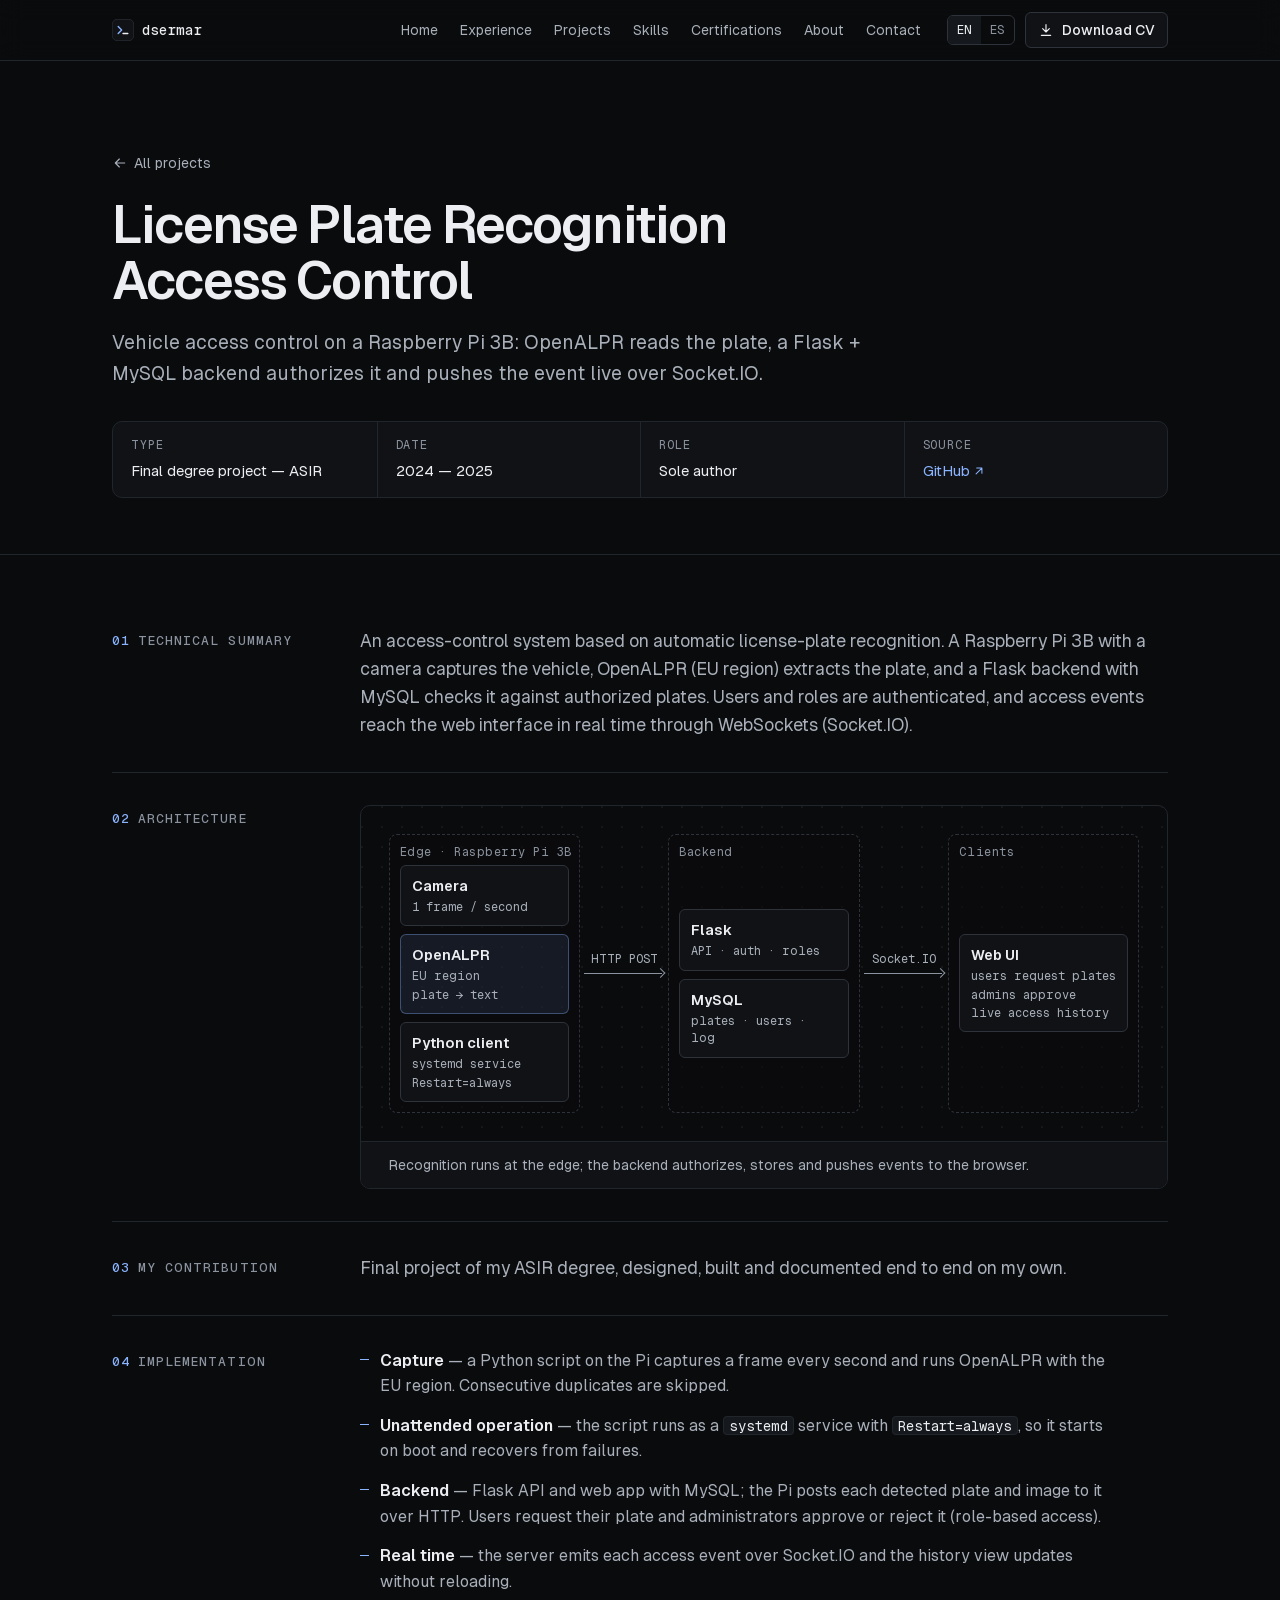
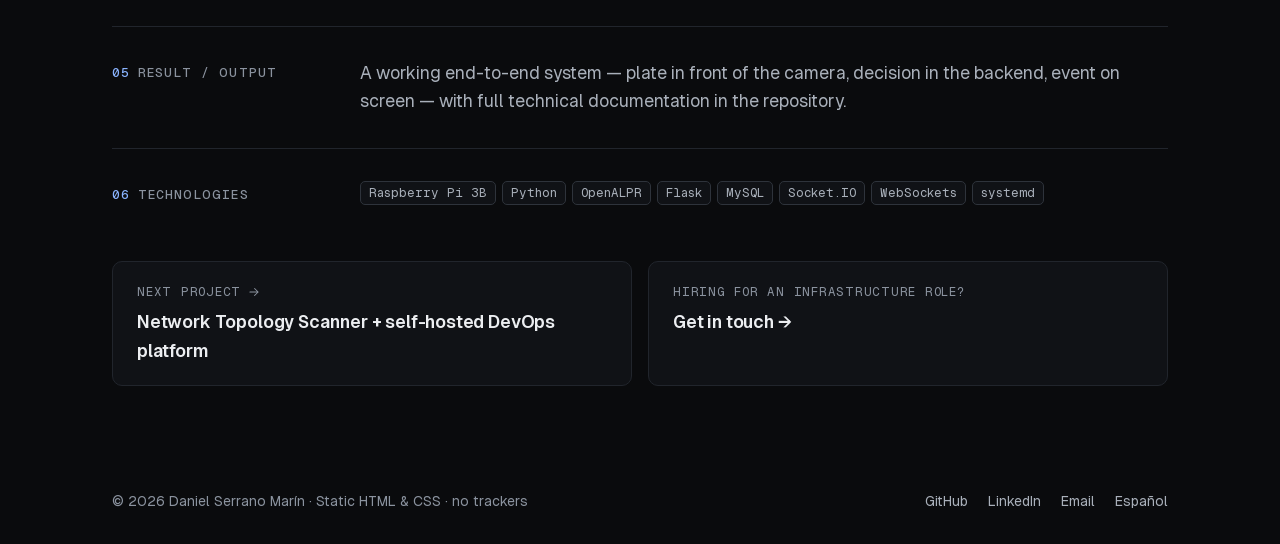
<file: projects/lpr-access-control/index.html>
<!doctype html>
<html lang="en">
<head>
<meta charset="utf-8">
<meta name="viewport" content="width=device-width, initial-scale=1, viewport-fit=cover">
<title>License Plate Recognition Access Control — case study · Daniel Serrano Marín</title>
<meta name="description" content="Vehicle access control on a Raspberry Pi 3B: OpenALPR reads the plate, a Flask + MySQL backend authorizes it and pushes the event live over Socket.IO.">
<meta name="author" content="Daniel Serrano Marín">
<meta name="theme-color" content="#0a0b0d">
<meta name="color-scheme" content="dark">
<link rel="canonical" href="https://dsermar.dev/projects/lpr-access-control/">
<link rel="alternate" hreflang="en" href="https://dsermar.dev/projects/lpr-access-control/">
<link rel="alternate" hreflang="es" href="https://dsermar.dev/es/projects/lpr-access-control/">
<link rel="alternate" hreflang="x-default" href="https://dsermar.dev/projects/lpr-access-control/">
<meta property="og:type" content="article">
<meta property="og:site_name" content="Daniel Serrano Marín">
<meta property="og:title" content="License Plate Recognition Access Control — case study · Daniel Serrano Marín">
<meta property="og:description" content="Vehicle access control on a Raspberry Pi 3B: OpenALPR reads the plate, a Flask + MySQL backend authorizes it and pushes the event live over Socket.IO.">
<meta property="og:url" content="https://dsermar.dev/projects/lpr-access-control/">
<meta property="og:image" content="https://dsermar.dev/assets/og.png">
<meta property="og:image:width" content="1200">
<meta property="og:image:height" content="630">
<meta property="og:image:alt" content="Daniel Serrano Marín — Systems &amp; Network Administrator → DevOps / Cloud">
<meta property="og:locale" content="en_US">
<meta property="og:locale:alternate" content="es_ES">
<meta name="twitter:card" content="summary_large_image">
<link rel="icon" href="/assets/favicon.svg" type="image/svg+xml">
<link rel="apple-touch-icon" href="/assets/apple-touch-icon.png">
<link rel="preload" href="/assets/fonts/Geist-Variable.woff2" as="font" type="font/woff2" crossorigin>
<link rel="preload" href="/assets/fonts/GeistMono-Variable.woff2" as="font" type="font/woff2" crossorigin>
<link rel="stylesheet" href="/assets/site.css?v=mwkn6lot">
<script>document.documentElement.classList.add('js')</script>
<script type="application/ld+json">{"@context":"https://schema.org","@graph":[{"@type":"SoftwareSourceCode","@id":"https://dsermar.dev/projects/lpr-access-control/#project","name":"License Plate Recognition Access Control","description":"Vehicle access control on a Raspberry Pi 3B: OpenALPR reads the plate, a Flask + MySQL backend authorizes it and pushes the event live over Socket.IO.","url":"https://dsermar.dev/projects/lpr-access-control/","codeRepository":"https://github.com/danielsm107/control-acceso-matriculas","programmingLanguage":"Python","keywords":"Raspberry Pi 3B, Python, OpenALPR, Flask, MySQL, Socket.IO, WebSockets, systemd","inLanguage":"en","author":{"@id":"https://dsermar.dev/#person"}},{"@type":"Person","@id":"https://dsermar.dev/#person","name":"Daniel Serrano Marín","url":"https://dsermar.dev"},{"@type":"BreadcrumbList","itemListElement":[{"@type":"ListItem","position":1,"name":"Daniel Serrano Marín","item":"https://dsermar.dev/"},{"@type":"ListItem","position":2,"name":"Projects","item":"https://dsermar.dev/#projects"},{"@type":"ListItem","position":3,"name":"License Plate Recognition Access Control","item":"https://dsermar.dev/projects/lpr-access-control/"}]}]}</script>
</head>
<body>
<a class="skip" href="#main">Skip to content</a>
<header class="nav">
  <div class="wrap nav-inner">
    <a class="brand" href="/"><svg class="brand-mark" viewBox="0 0 32 32" aria-hidden="true"><rect x=".5" y=".5" width="31" height="31" rx="7" fill="#101216" stroke="#2e333b"/><path d="M9 11l5 5-5 5" fill="none" stroke="#8ab4ff" stroke-width="2" stroke-linecap="round" stroke-linejoin="round"/><path d="M16 21h7" stroke="#eceef1" stroke-width="2" stroke-linecap="round"/></svg><span class="brand-text">dsermar</span><span class="sr-only"> — Daniel Serrano Marín</span></a>
    <button class="nav-toggle" type="button" aria-expanded="false" aria-controls="nav-panel" aria-label="Menu" data-open="Menu" data-close="Close menu"><svg class="i-open" viewBox="0 0 24 24" fill="none" stroke="currentColor" stroke-width="1.75" stroke-linecap="round" aria-hidden="true"><path d="M4 7h16M4 12h16M4 17h16"/></svg><svg class="i-close" viewBox="0 0 24 24" fill="none" stroke="currentColor" stroke-width="1.75" stroke-linecap="round" aria-hidden="true"><path d="M6 6l12 12M18 6 6 18"/></svg></button>
    <div class="nav-panel" id="nav-panel">
      <nav aria-label="Main" class="nav-main"><ul class="nav-links"><li><a href="/">Home</a></li><li><a href="/#experience">Experience</a></li><li><a href="/#projects">Projects</a></li><li><a href="/#skills">Skills</a></li><li><a href="/#certifications">Certifications</a></li><li><a href="/#about">About</a></li><li><a href="/#contact">Contact</a></li></ul></nav>
      <div class="nav-actions">
        <div class="lang" role="group" aria-label="Language"><span aria-current="true" lang="en">EN</span><a href="/es/projects/lpr-access-control/" hreflang="es" lang="es">ES<span class="sr-only"> — Leer en español</span></a></div>
        <a class="btn btn-secondary btn-sm" href="/cv/daniel-serrano-marin-cv-cloud-devops-en.pdf" download><svg viewBox="0 0 24 24" fill="none" stroke="currentColor" stroke-width="1.75" stroke-linecap="round" stroke-linejoin="round" aria-hidden="true"><path d="M12 4v11M7 10l5 5 5-5M5 20h14"/></svg>Download CV</a>
      </div>
    </div>
  </div>
</header>
<main id="main">
<div class="cs-head">
  <div class="wrap reveal">
    <a class="crumb" href="/#projects"><svg viewBox="0 0 24 24" fill="none" stroke="currentColor" stroke-width="1.75" stroke-linecap="round" stroke-linejoin="round" aria-hidden="true"><path d="M19 12H5M11 18l-6-6 6-6"/></svg>All projects</a>
    <h1>License Plate Recognition Access Control</h1>
    <p class="tagline">Vehicle access control on a Raspberry Pi 3B: OpenALPR reads the plate, a Flask + MySQL backend authorizes it and pushes the event live over Socket.IO.</p>
    <dl class="cs-facts">
      <div><dt>Type</dt><dd>Final degree project — ASIR</dd></div>
      <div><dt>Date</dt><dd>2024 — 2025</dd></div>
      <div><dt>Role</dt><dd>Sole author</dd></div>
      <div><dt>Source</dt><dd><a href="https://github.com/danielsm107/control-acceso-matriculas" rel="noopener">GitHub<svg style="display:inline;width:14px;height:14px;vertical-align:-2px;margin-left:2px" viewBox="0 0 24 24" fill="none" stroke="currentColor" stroke-width="1.75" stroke-linecap="round" stroke-linejoin="round" aria-hidden="true"><path d="M7 17 17 7M8 7h9v9"/></svg></a></dd></div>
    </dl>
  </div>
</div>
<div class="wrap cs-body">
  <section class="cs-sec" aria-labelledby="s-summary"><h2 id="s-summary"><span>01</span>Technical summary</h2><div><div class="prose"><p>An access-control system based on automatic license-plate recognition. A Raspberry Pi 3B with a camera captures the vehicle, OpenALPR (EU region) extracts the plate, and a Flask backend with MySQL checks it against authorized plates. Users and roles are authenticated, and access events reach the web interface in real time through WebSockets (Socket.IO).</p></div></div></section>
  <section class="cs-sec" aria-labelledby="s-architecture"><h2 id="s-architecture"><span>02</span>Architecture</h2><div><figure class="arch" aria-label="LPR system architecture"><div class="arch-canvas"><div class="ar-row"><div class="ar-group"><span class="ar-gl">Edge · Raspberry Pi 3B</span><div class="ar-stack"><div class="ar-node"><span class="ar-t">Camera</span><span class="ar-s">1 frame / second</span></div><div class="ar-node is-accent"><span class="ar-t">OpenALPR</span><span class="ar-s">EU region</span><span class="ar-s">plate → text</span></div><div class="ar-node"><span class="ar-t">Python client</span><span class="ar-s">systemd service</span><span class="ar-s">Restart=always</span></div></div></div><div class="ar-link" aria-hidden="true"><span>HTTP POST</span></div><div class="ar-group"><span class="ar-gl">Backend</span><div class="ar-stack"><div class="ar-node"><span class="ar-t">Flask</span><span class="ar-s">API · auth · roles</span></div><div class="ar-node"><span class="ar-t">MySQL</span><span class="ar-s">plates · users · log</span></div></div></div><div class="ar-link" aria-hidden="true"><span>Socket.IO</span></div><div class="ar-group"><span class="ar-gl">Clients</span><div class="ar-stack"><div class="ar-node"><span class="ar-t">Web UI</span><span class="ar-s">users request plates</span><span class="ar-s">admins approve</span><span class="ar-s">live access history</span></div></div></div></div></div><figcaption>Recognition runs at the edge; the backend authorizes, stores and pushes events to the browser.</figcaption></figure></div></section>
  <section class="cs-sec" aria-labelledby="s-contribution"><h2 id="s-contribution"><span>03</span>My contribution</h2><div><div class="prose"><p>Final project of my ASIR degree, designed, built and documented end to end on my own.</p></div></div></section>
  <section class="cs-sec" aria-labelledby="s-implementation"><h2 id="s-implementation"><span>04</span>Implementation</h2><div><ul class="cs-list"><li><strong>Capture</strong> — a Python script on the Pi captures a frame every second and runs OpenALPR with the EU region. Consecutive duplicates are skipped.</li><li><strong>Unattended operation</strong> — the script runs as a <code>systemd</code> service with <code>Restart=always</code>, so it starts on boot and recovers from failures.</li><li><strong>Backend</strong> — Flask API and web app with MySQL; the Pi posts each detected plate and image to it over HTTP. Users request their plate and administrators approve or reject it (role-based access).</li><li><strong>Real time</strong> — the server emits each access event over Socket.IO and the history view updates without reloading.</li></ul></div></section>
  <section class="cs-sec" aria-labelledby="s-output"><h2 id="s-output"><span>05</span>Result / output</h2><div><div class="prose"><p>A working end-to-end system — plate in front of the camera, decision in the backend, event on screen — with full technical documentation in the repository.</p></div></div></section>
  <section class="cs-sec" aria-labelledby="s-tech"><h2 id="s-tech"><span>06</span>Technologies</h2><div><ul class="tags"><li class="tag">Raspberry Pi 3B</li><li class="tag">Python</li><li class="tag">OpenALPR</li><li class="tag">Flask</li><li class="tag">MySQL</li><li class="tag">Socket.IO</li><li class="tag">WebSockets</li><li class="tag">systemd</li></ul></div></section>
  <div class="cs-next">
    <a href="/projects/network-topology-scanner/"><span class="eyebrow">Next project<svg style="width:14px;height:14px" viewBox="0 0 24 24" fill="none" stroke="currentColor" stroke-width="1.75" stroke-linecap="round" stroke-linejoin="round" aria-hidden="true"><path d="M5 12h14M13 6l6 6-6 6"/></svg></span><span class="t">Network Topology Scanner + self-hosted DevOps platform</span></a>
    <a href="/#contact"><span class="eyebrow">Hiring for an infrastructure role?</span><span class="t">Get in touch →</span></a>
  </div>
</div>
</main>
<footer class="footer">
  <div class="wrap footer-inner">
    <p>© 2026 Daniel Serrano Marín · Static HTML & CSS · no trackers</p>
    <nav aria-label="Footer">
      <a href="https://github.com/danielsm107" rel="noopener">GitHub</a>
      <a href="https://www.linkedin.com/in/daniel-serrano-marin" rel="noopener">LinkedIn</a>
      <a href="mailto:danielserranomarin821@gmail.com">Email</a>
      <a href="/es/projects/lpr-access-control/" hreflang="es">Español</a>
    </nav>
  </div>
</footer>
<script>
(function(){var n=document.querySelector('.nav'),b=n&&n.querySelector('.nav-toggle');if(!b)return;
function set(o){n.classList.toggle('open',o);b.setAttribute('aria-expanded',o);b.setAttribute('aria-label',o?b.dataset.close:b.dataset.open)}
b.addEventListener('click',function(){set(!n.classList.contains('open'))});
n.querySelectorAll('.nav-panel a').forEach(function(a){a.addEventListener('click',function(){set(false)})});
document.addEventListener('keydown',function(e){if(e.key==='Escape'&&n.classList.contains('open')){set(false);b.focus()}});
matchMedia('(min-width:961px)').addEventListener('change',function(e){if(e.matches)set(false)});})();
</script>
</body>
</html>
</file>
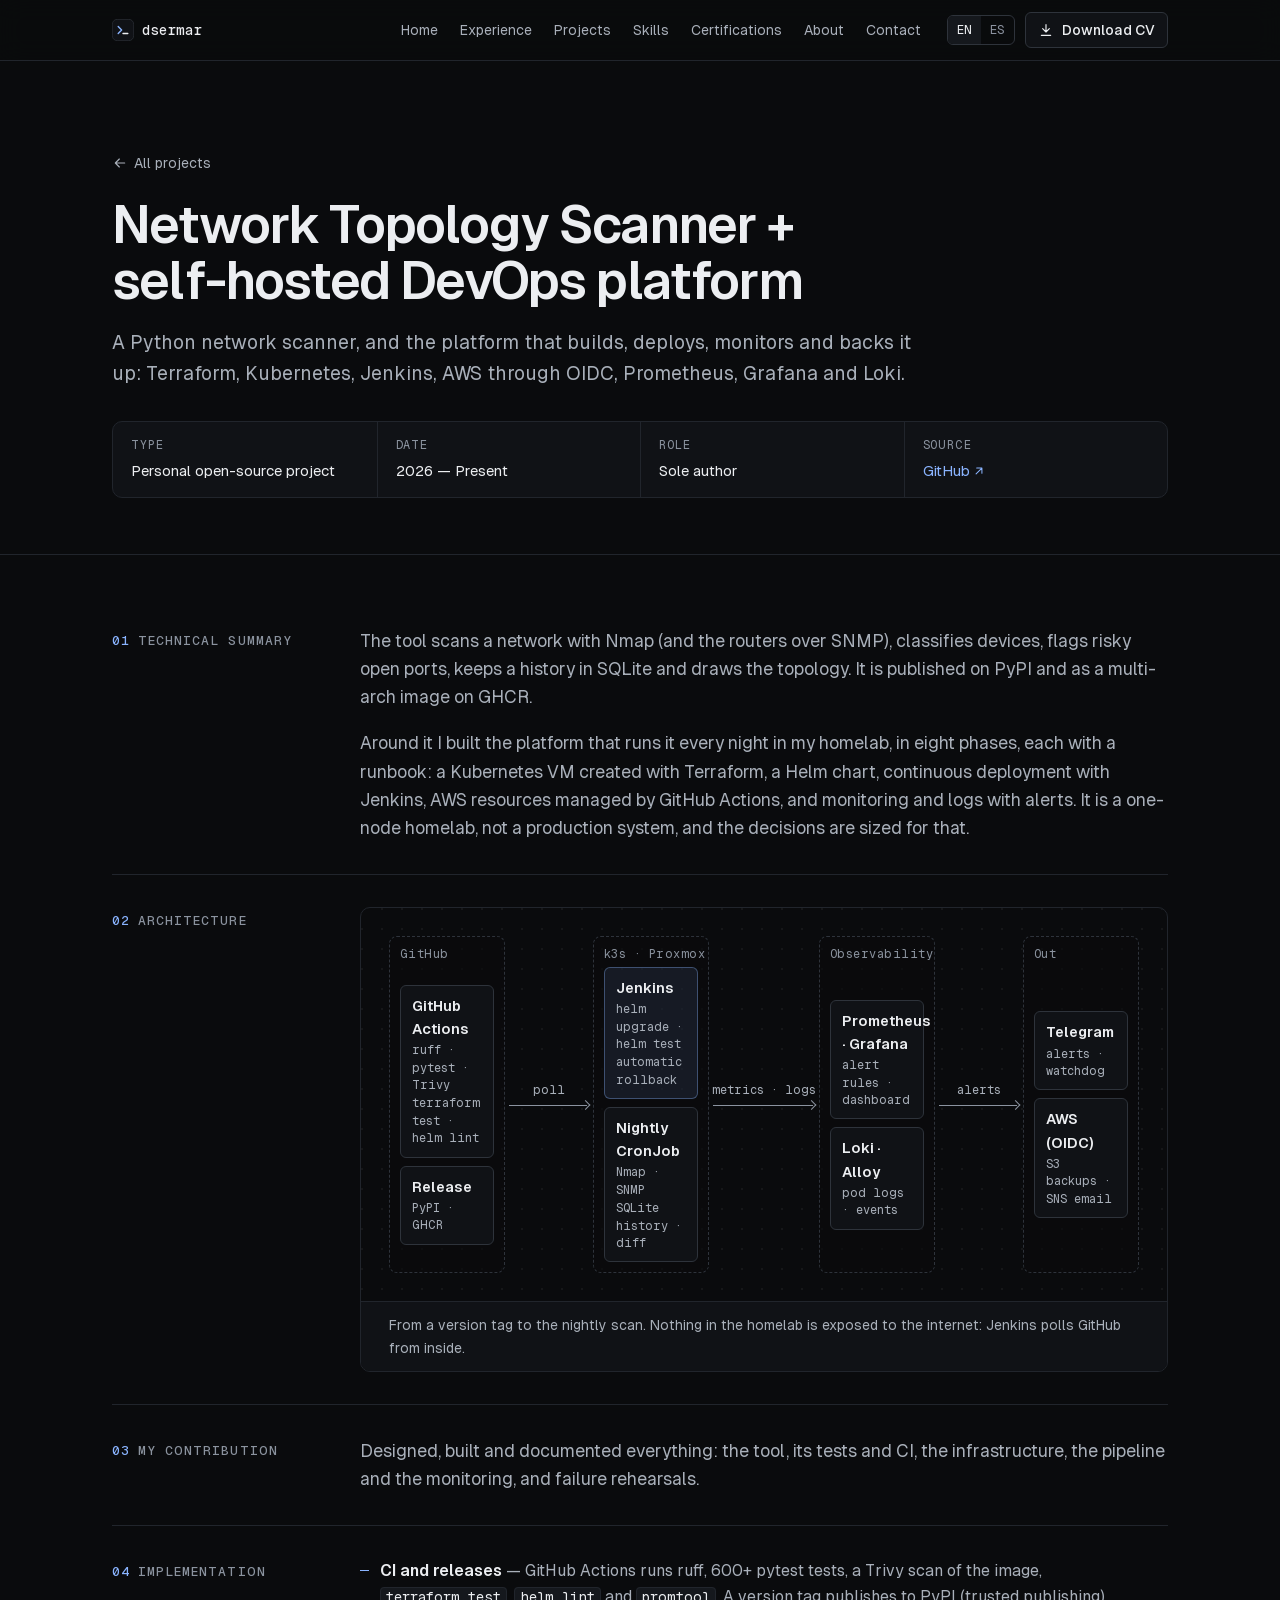
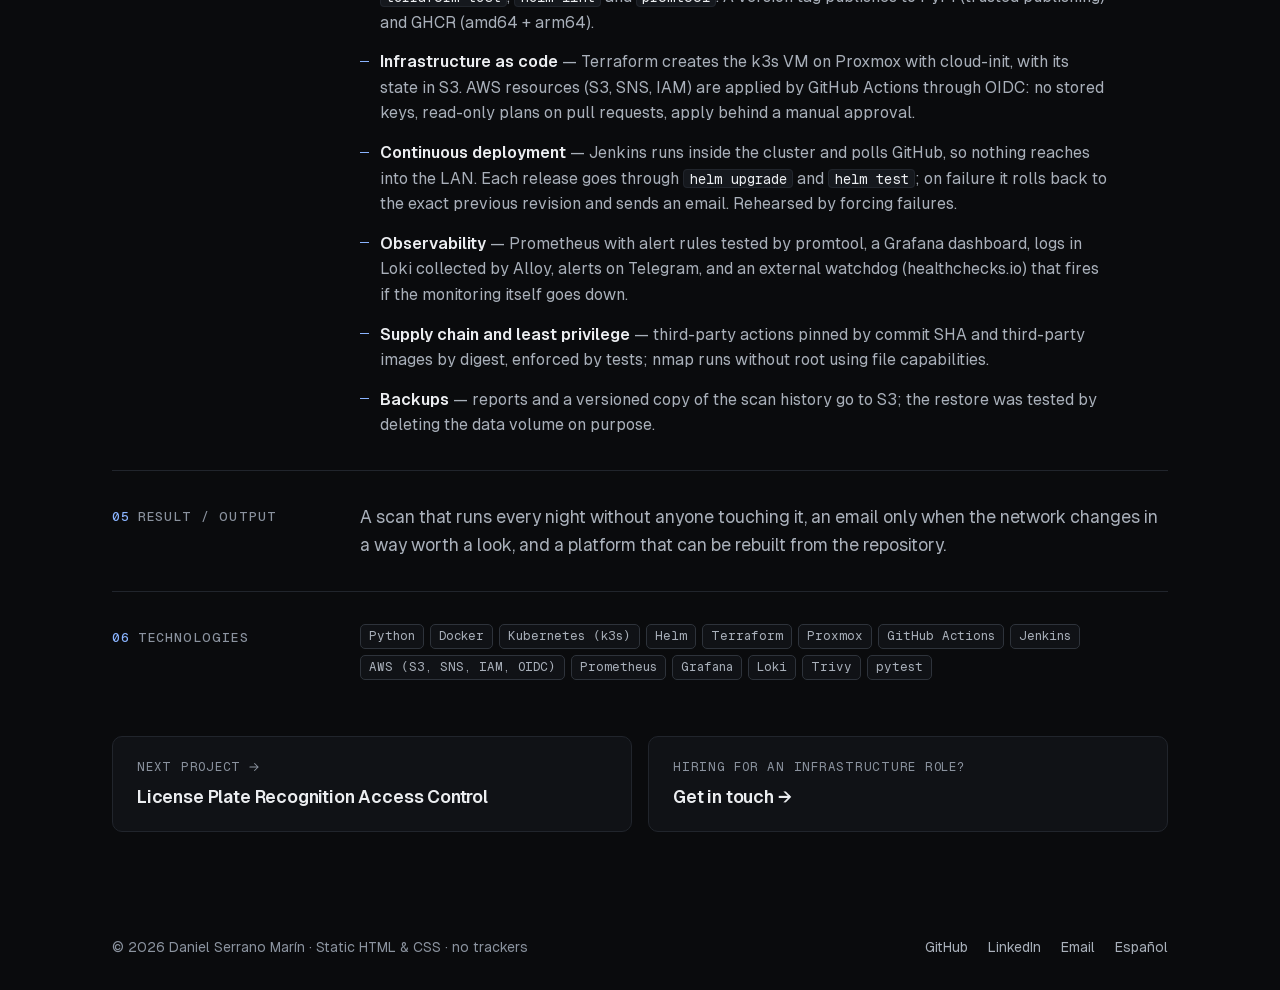
<file: projects/network-topology-scanner/index.html>
<!doctype html>
<html lang="en">
<head>
<meta charset="utf-8">
<meta name="viewport" content="width=device-width, initial-scale=1, viewport-fit=cover">
<title>Network Topology Scanner + self-hosted DevOps platform — case study · Daniel Serrano Marín</title>
<meta name="description" content="A Python network scanner, and the platform that builds, deploys, monitors and backs it up: Terraform, Kubernetes, Jenkins, AWS through OIDC, Prometheus, Grafana and Loki.">
<meta name="author" content="Daniel Serrano Marín">
<meta name="theme-color" content="#0a0b0d">
<meta name="color-scheme" content="dark">
<link rel="canonical" href="https://dsermar.dev/projects/network-topology-scanner/">
<link rel="alternate" hreflang="en" href="https://dsermar.dev/projects/network-topology-scanner/">
<link rel="alternate" hreflang="es" href="https://dsermar.dev/es/projects/network-topology-scanner/">
<link rel="alternate" hreflang="x-default" href="https://dsermar.dev/projects/network-topology-scanner/">
<meta property="og:type" content="article">
<meta property="og:site_name" content="Daniel Serrano Marín">
<meta property="og:title" content="Network Topology Scanner + self-hosted DevOps platform — case study · Daniel Serrano Marín">
<meta property="og:description" content="A Python network scanner, and the platform that builds, deploys, monitors and backs it up: Terraform, Kubernetes, Jenkins, AWS through OIDC, Prometheus, Grafana and Loki.">
<meta property="og:url" content="https://dsermar.dev/projects/network-topology-scanner/">
<meta property="og:image" content="https://dsermar.dev/assets/og.png">
<meta property="og:image:width" content="1200">
<meta property="og:image:height" content="630">
<meta property="og:image:alt" content="Daniel Serrano Marín — Systems &amp; Network Administrator → DevOps / Cloud">
<meta property="og:locale" content="en_US">
<meta property="og:locale:alternate" content="es_ES">
<meta name="twitter:card" content="summary_large_image">
<link rel="icon" href="/assets/favicon.svg" type="image/svg+xml">
<link rel="apple-touch-icon" href="/assets/apple-touch-icon.png">
<link rel="preload" href="/assets/fonts/Geist-Variable.woff2" as="font" type="font/woff2" crossorigin>
<link rel="preload" href="/assets/fonts/GeistMono-Variable.woff2" as="font" type="font/woff2" crossorigin>
<link rel="stylesheet" href="/assets/site.css?v=mwkn6lot">
<script>document.documentElement.classList.add('js')</script>
<script type="application/ld+json">{"@context":"https://schema.org","@graph":[{"@type":"SoftwareSourceCode","@id":"https://dsermar.dev/projects/network-topology-scanner/#project","name":"Network Topology Scanner + self-hosted DevOps platform","description":"A Python network scanner, and the platform that builds, deploys, monitors and backs it up: Terraform, Kubernetes, Jenkins, AWS through OIDC, Prometheus, Grafana and Loki.","url":"https://dsermar.dev/projects/network-topology-scanner/","codeRepository":"https://github.com/danielsm107/network-topology-scanner","programmingLanguage":"Python","keywords":"Python, Docker, Kubernetes (k3s), Helm, Terraform, Proxmox, GitHub Actions, Jenkins, AWS (S3, SNS, IAM, OIDC), Prometheus, Grafana, Loki, Trivy, pytest","inLanguage":"en","author":{"@id":"https://dsermar.dev/#person"}},{"@type":"Person","@id":"https://dsermar.dev/#person","name":"Daniel Serrano Marín","url":"https://dsermar.dev"},{"@type":"BreadcrumbList","itemListElement":[{"@type":"ListItem","position":1,"name":"Daniel Serrano Marín","item":"https://dsermar.dev/"},{"@type":"ListItem","position":2,"name":"Projects","item":"https://dsermar.dev/#projects"},{"@type":"ListItem","position":3,"name":"Network Topology Scanner + self-hosted DevOps platform","item":"https://dsermar.dev/projects/network-topology-scanner/"}]}]}</script>
</head>
<body>
<a class="skip" href="#main">Skip to content</a>
<header class="nav">
  <div class="wrap nav-inner">
    <a class="brand" href="/"><svg class="brand-mark" viewBox="0 0 32 32" aria-hidden="true"><rect x=".5" y=".5" width="31" height="31" rx="7" fill="#101216" stroke="#2e333b"/><path d="M9 11l5 5-5 5" fill="none" stroke="#8ab4ff" stroke-width="2" stroke-linecap="round" stroke-linejoin="round"/><path d="M16 21h7" stroke="#eceef1" stroke-width="2" stroke-linecap="round"/></svg><span class="brand-text">dsermar</span><span class="sr-only"> — Daniel Serrano Marín</span></a>
    <button class="nav-toggle" type="button" aria-expanded="false" aria-controls="nav-panel" aria-label="Menu" data-open="Menu" data-close="Close menu"><svg class="i-open" viewBox="0 0 24 24" fill="none" stroke="currentColor" stroke-width="1.75" stroke-linecap="round" aria-hidden="true"><path d="M4 7h16M4 12h16M4 17h16"/></svg><svg class="i-close" viewBox="0 0 24 24" fill="none" stroke="currentColor" stroke-width="1.75" stroke-linecap="round" aria-hidden="true"><path d="M6 6l12 12M18 6 6 18"/></svg></button>
    <div class="nav-panel" id="nav-panel">
      <nav aria-label="Main" class="nav-main"><ul class="nav-links"><li><a href="/">Home</a></li><li><a href="/#experience">Experience</a></li><li><a href="/#projects">Projects</a></li><li><a href="/#skills">Skills</a></li><li><a href="/#certifications">Certifications</a></li><li><a href="/#about">About</a></li><li><a href="/#contact">Contact</a></li></ul></nav>
      <div class="nav-actions">
        <div class="lang" role="group" aria-label="Language"><span aria-current="true" lang="en">EN</span><a href="/es/projects/network-topology-scanner/" hreflang="es" lang="es">ES<span class="sr-only"> — Leer en español</span></a></div>
        <a class="btn btn-secondary btn-sm" href="/cv/daniel-serrano-marin-cv-cloud-devops-en.pdf" download><svg viewBox="0 0 24 24" fill="none" stroke="currentColor" stroke-width="1.75" stroke-linecap="round" stroke-linejoin="round" aria-hidden="true"><path d="M12 4v11M7 10l5 5 5-5M5 20h14"/></svg>Download CV</a>
      </div>
    </div>
  </div>
</header>
<main id="main">
<div class="cs-head">
  <div class="wrap reveal">
    <a class="crumb" href="/#projects"><svg viewBox="0 0 24 24" fill="none" stroke="currentColor" stroke-width="1.75" stroke-linecap="round" stroke-linejoin="round" aria-hidden="true"><path d="M19 12H5M11 18l-6-6 6-6"/></svg>All projects</a>
    <h1>Network Topology Scanner + self-hosted DevOps platform</h1>
    <p class="tagline">A Python network scanner, and the platform that builds, deploys, monitors and backs it up: Terraform, Kubernetes, Jenkins, AWS through OIDC, Prometheus, Grafana and Loki.</p>
    <dl class="cs-facts">
      <div><dt>Type</dt><dd>Personal open-source project</dd></div>
      <div><dt>Date</dt><dd>2026 — Present</dd></div>
      <div><dt>Role</dt><dd>Sole author</dd></div>
      <div><dt>Source</dt><dd><a href="https://github.com/danielsm107/network-topology-scanner" rel="noopener">GitHub<svg style="display:inline;width:14px;height:14px;vertical-align:-2px;margin-left:2px" viewBox="0 0 24 24" fill="none" stroke="currentColor" stroke-width="1.75" stroke-linecap="round" stroke-linejoin="round" aria-hidden="true"><path d="M7 17 17 7M8 7h9v9"/></svg></a></dd></div>
    </dl>
  </div>
</div>
<div class="wrap cs-body">
  <section class="cs-sec" aria-labelledby="s-summary"><h2 id="s-summary"><span>01</span>Technical summary</h2><div><div class="prose"><p>The tool scans a network with Nmap (and the routers over SNMP), classifies devices, flags risky open ports, keeps a history in SQLite and draws the topology. It is published on PyPI and as a multi-arch image on GHCR.</p><p>Around it I built the platform that runs it every night in my homelab, in eight phases, each with a runbook: a Kubernetes VM created with Terraform, a Helm chart, continuous deployment with Jenkins, AWS resources managed by GitHub Actions, and monitoring and logs with alerts. It is a one-node homelab, not a production system, and the decisions are sized for that.</p></div></div></section>
  <section class="cs-sec" aria-labelledby="s-architecture"><h2 id="s-architecture"><span>02</span>Architecture</h2><div><figure class="arch" aria-label="Platform architecture"><div class="arch-canvas"><div class="ar-row"><div class="ar-group"><span class="ar-gl">GitHub</span><div class="ar-stack"><div class="ar-node"><span class="ar-t">GitHub Actions</span><span class="ar-s">ruff · pytest · Trivy</span><span class="ar-s">terraform test · helm lint</span></div><div class="ar-node"><span class="ar-t">Release</span><span class="ar-s">PyPI · GHCR</span></div></div></div><div class="ar-link" aria-hidden="true"><span>poll</span></div><div class="ar-group"><span class="ar-gl">k3s · Proxmox</span><div class="ar-stack"><div class="ar-node is-accent"><span class="ar-t">Jenkins</span><span class="ar-s">helm upgrade · helm test</span><span class="ar-s">automatic rollback</span></div><div class="ar-node"><span class="ar-t">Nightly CronJob</span><span class="ar-s">Nmap · SNMP</span><span class="ar-s">SQLite history · diff</span></div></div></div><div class="ar-link" aria-hidden="true"><span>metrics · logs</span></div><div class="ar-group"><span class="ar-gl">Observability</span><div class="ar-stack"><div class="ar-node"><span class="ar-t">Prometheus · Grafana</span><span class="ar-s">alert rules · dashboard</span></div><div class="ar-node"><span class="ar-t">Loki · Alloy</span><span class="ar-s">pod logs · events</span></div></div></div><div class="ar-link" aria-hidden="true"><span>alerts</span></div><div class="ar-group"><span class="ar-gl">Out</span><div class="ar-stack"><div class="ar-node"><span class="ar-t">Telegram</span><span class="ar-s">alerts · watchdog</span></div><div class="ar-node"><span class="ar-t">AWS (OIDC)</span><span class="ar-s">S3 backups · SNS email</span></div></div></div></div></div><figcaption>From a version tag to the nightly scan. Nothing in the homelab is exposed to the internet: Jenkins polls GitHub from inside.</figcaption></figure></div></section>
  <section class="cs-sec" aria-labelledby="s-contribution"><h2 id="s-contribution"><span>03</span>My contribution</h2><div><div class="prose"><p>Designed, built and documented everything: the tool, its tests and CI, the infrastructure, the pipeline and the monitoring, and failure rehearsals.</p></div></div></section>
  <section class="cs-sec" aria-labelledby="s-implementation"><h2 id="s-implementation"><span>04</span>Implementation</h2><div><ul class="cs-list"><li><strong>CI and releases</strong> — GitHub Actions runs ruff, 600+ pytest tests, a Trivy scan of the image, <code>terraform test</code>, <code>helm lint</code> and <code>promtool</code>. A version tag publishes to PyPI (trusted publishing) and GHCR (amd64 + arm64).</li><li><strong>Infrastructure as code</strong> — Terraform creates the k3s VM on Proxmox with cloud-init, with its state in S3. AWS resources (S3, SNS, IAM) are applied by GitHub Actions through OIDC: no stored keys, read-only plans on pull requests, apply behind a manual approval.</li><li><strong>Continuous deployment</strong> — Jenkins runs inside the cluster and polls GitHub, so nothing reaches into the LAN. Each release goes through <code>helm upgrade</code> and <code>helm test</code>; on failure it rolls back to the exact previous revision and sends an email. Rehearsed by forcing failures.</li><li><strong>Observability</strong> — Prometheus with alert rules tested by promtool, a Grafana dashboard, logs in Loki collected by Alloy, alerts on Telegram, and an external watchdog (healthchecks.io) that fires if the monitoring itself goes down.</li><li><strong>Supply chain and least privilege</strong> — third-party actions pinned by commit SHA and third-party images by digest, enforced by tests; nmap runs without root using file capabilities.</li><li><strong>Backups</strong> — reports and a versioned copy of the scan history go to S3; the restore was tested by deleting the data volume on purpose.</li></ul></div></section>
  <section class="cs-sec" aria-labelledby="s-output"><h2 id="s-output"><span>05</span>Result / output</h2><div><div class="prose"><p>A scan that runs every night without anyone touching it, an email only when the network changes in a way worth a look, and a platform that can be rebuilt from the repository.</p></div></div></section>
  <section class="cs-sec" aria-labelledby="s-tech"><h2 id="s-tech"><span>06</span>Technologies</h2><div><ul class="tags"><li class="tag">Python</li><li class="tag">Docker</li><li class="tag">Kubernetes (k3s)</li><li class="tag">Helm</li><li class="tag">Terraform</li><li class="tag">Proxmox</li><li class="tag">GitHub Actions</li><li class="tag">Jenkins</li><li class="tag">AWS (S3, SNS, IAM, OIDC)</li><li class="tag">Prometheus</li><li class="tag">Grafana</li><li class="tag">Loki</li><li class="tag">Trivy</li><li class="tag">pytest</li></ul></div></section>
  <div class="cs-next">
    <a href="/projects/lpr-access-control/"><span class="eyebrow">Next project<svg style="width:14px;height:14px" viewBox="0 0 24 24" fill="none" stroke="currentColor" stroke-width="1.75" stroke-linecap="round" stroke-linejoin="round" aria-hidden="true"><path d="M5 12h14M13 6l6 6-6 6"/></svg></span><span class="t">License Plate Recognition Access Control</span></a>
    <a href="/#contact"><span class="eyebrow">Hiring for an infrastructure role?</span><span class="t">Get in touch →</span></a>
  </div>
</div>
</main>
<footer class="footer">
  <div class="wrap footer-inner">
    <p>© 2026 Daniel Serrano Marín · Static HTML & CSS · no trackers</p>
    <nav aria-label="Footer">
      <a href="https://github.com/danielsm107" rel="noopener">GitHub</a>
      <a href="https://www.linkedin.com/in/daniel-serrano-marin" rel="noopener">LinkedIn</a>
      <a href="mailto:danielserranomarin821@gmail.com">Email</a>
      <a href="/es/projects/network-topology-scanner/" hreflang="es">Español</a>
    </nav>
  </div>
</footer>
<script>
(function(){var n=document.querySelector('.nav'),b=n&&n.querySelector('.nav-toggle');if(!b)return;
function set(o){n.classList.toggle('open',o);b.setAttribute('aria-expanded',o);b.setAttribute('aria-label',o?b.dataset.close:b.dataset.open)}
b.addEventListener('click',function(){set(!n.classList.contains('open'))});
n.querySelectorAll('.nav-panel a').forEach(function(a){a.addEventListener('click',function(){set(false)})});
document.addEventListener('keydown',function(e){if(e.key==='Escape'&&n.classList.contains('open')){set(false);b.focus()}});
matchMedia('(min-width:961px)').addEventListener('change',function(e){if(e.matches)set(false)});})();
</script>
</body>
</html>
</file>
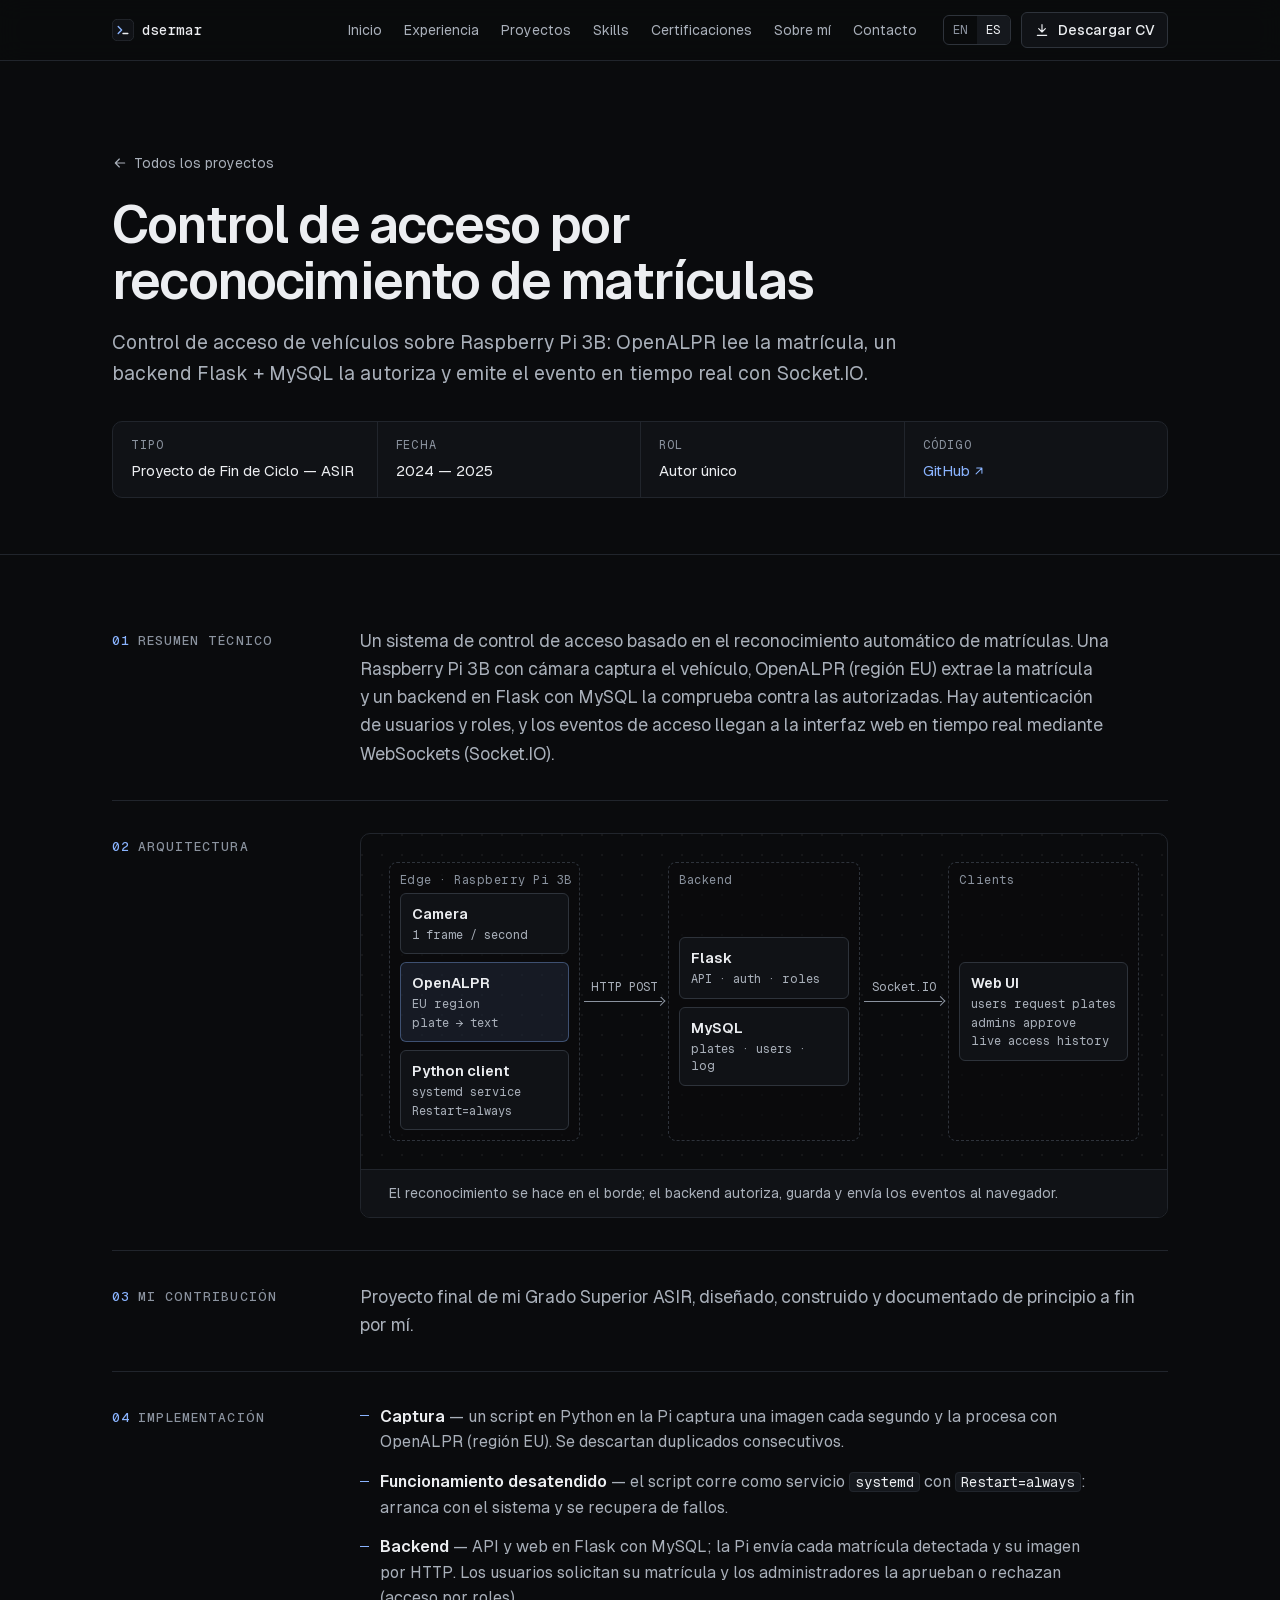
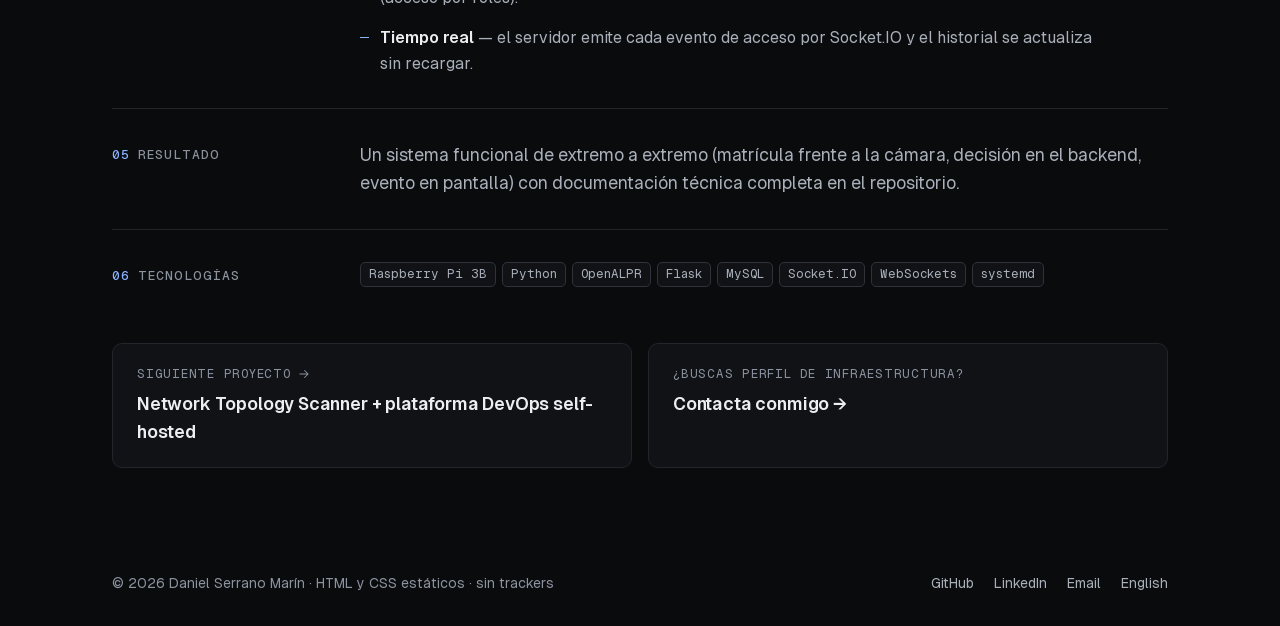
<file: es/projects/lpr-access-control/index.html>
<!doctype html>
<html lang="es">
<head>
<meta charset="utf-8">
<meta name="viewport" content="width=device-width, initial-scale=1, viewport-fit=cover">
<title>Control de acceso por reconocimiento de matrículas — caso técnico · Daniel Serrano Marín</title>
<meta name="description" content="Control de acceso de vehículos sobre Raspberry Pi 3B: OpenALPR lee la matrícula, un backend Flask + MySQL la autoriza y emite el evento en tiempo real con Socket.IO.">
<meta name="author" content="Daniel Serrano Marín">
<meta name="theme-color" content="#0a0b0d">
<meta name="color-scheme" content="dark">
<link rel="canonical" href="https://dsermar.dev/es/projects/lpr-access-control/">
<link rel="alternate" hreflang="en" href="https://dsermar.dev/projects/lpr-access-control/">
<link rel="alternate" hreflang="es" href="https://dsermar.dev/es/projects/lpr-access-control/">
<link rel="alternate" hreflang="x-default" href="https://dsermar.dev/projects/lpr-access-control/">
<meta property="og:type" content="article">
<meta property="og:site_name" content="Daniel Serrano Marín">
<meta property="og:title" content="Control de acceso por reconocimiento de matrículas — caso técnico · Daniel Serrano Marín">
<meta property="og:description" content="Control de acceso de vehículos sobre Raspberry Pi 3B: OpenALPR lee la matrícula, un backend Flask + MySQL la autoriza y emite el evento en tiempo real con Socket.IO.">
<meta property="og:url" content="https://dsermar.dev/es/projects/lpr-access-control/">
<meta property="og:image" content="https://dsermar.dev/assets/og.png">
<meta property="og:image:width" content="1200">
<meta property="og:image:height" content="630">
<meta property="og:image:alt" content="Daniel Serrano Marín — Administrador de Sistemas y Redes → DevOps / Cloud">
<meta property="og:locale" content="es_ES">
<meta property="og:locale:alternate" content="en_US">
<meta name="twitter:card" content="summary_large_image">
<link rel="icon" href="/assets/favicon.svg" type="image/svg+xml">
<link rel="apple-touch-icon" href="/assets/apple-touch-icon.png">
<link rel="preload" href="/assets/fonts/Geist-Variable.woff2" as="font" type="font/woff2" crossorigin>
<link rel="preload" href="/assets/fonts/GeistMono-Variable.woff2" as="font" type="font/woff2" crossorigin>
<link rel="stylesheet" href="/assets/site.css?v=mwkn6lot">
<script>document.documentElement.classList.add('js')</script>
<script type="application/ld+json">{"@context":"https://schema.org","@graph":[{"@type":"SoftwareSourceCode","@id":"https://dsermar.dev/es/projects/lpr-access-control/#project","name":"Control de acceso por reconocimiento de matrículas","description":"Control de acceso de vehículos sobre Raspberry Pi 3B: OpenALPR lee la matrícula, un backend Flask + MySQL la autoriza y emite el evento en tiempo real con Socket.IO.","url":"https://dsermar.dev/es/projects/lpr-access-control/","codeRepository":"https://github.com/danielsm107/control-acceso-matriculas","programmingLanguage":"Python","keywords":"Raspberry Pi 3B, Python, OpenALPR, Flask, MySQL, Socket.IO, WebSockets, systemd","inLanguage":"es","author":{"@id":"https://dsermar.dev/#person"}},{"@type":"Person","@id":"https://dsermar.dev/#person","name":"Daniel Serrano Marín","url":"https://dsermar.dev"},{"@type":"BreadcrumbList","itemListElement":[{"@type":"ListItem","position":1,"name":"Daniel Serrano Marín","item":"https://dsermar.dev/es/"},{"@type":"ListItem","position":2,"name":"Proyectos","item":"https://dsermar.dev/es/#projects"},{"@type":"ListItem","position":3,"name":"Control de acceso por reconocimiento de matrículas","item":"https://dsermar.dev/es/projects/lpr-access-control/"}]}]}</script>
</head>
<body>
<a class="skip" href="#main">Saltar al contenido</a>
<header class="nav">
  <div class="wrap nav-inner">
    <a class="brand" href="/es/"><svg class="brand-mark" viewBox="0 0 32 32" aria-hidden="true"><rect x=".5" y=".5" width="31" height="31" rx="7" fill="#101216" stroke="#2e333b"/><path d="M9 11l5 5-5 5" fill="none" stroke="#8ab4ff" stroke-width="2" stroke-linecap="round" stroke-linejoin="round"/><path d="M16 21h7" stroke="#eceef1" stroke-width="2" stroke-linecap="round"/></svg><span class="brand-text">dsermar</span><span class="sr-only"> — Daniel Serrano Marín</span></a>
    <button class="nav-toggle" type="button" aria-expanded="false" aria-controls="nav-panel" aria-label="Menú" data-open="Menú" data-close="Cerrar menú"><svg class="i-open" viewBox="0 0 24 24" fill="none" stroke="currentColor" stroke-width="1.75" stroke-linecap="round" aria-hidden="true"><path d="M4 7h16M4 12h16M4 17h16"/></svg><svg class="i-close" viewBox="0 0 24 24" fill="none" stroke="currentColor" stroke-width="1.75" stroke-linecap="round" aria-hidden="true"><path d="M6 6l12 12M18 6 6 18"/></svg></button>
    <div class="nav-panel" id="nav-panel">
      <nav aria-label="Principal" class="nav-main"><ul class="nav-links"><li><a href="/es/">Inicio</a></li><li><a href="/es/#experience">Experiencia</a></li><li><a href="/es/#projects">Proyectos</a></li><li><a href="/es/#skills">Skills</a></li><li><a href="/es/#certifications">Certificaciones</a></li><li><a href="/es/#about">Sobre mí</a></li><li><a href="/es/#contact">Contacto</a></li></ul></nav>
      <div class="nav-actions">
        <div class="lang" role="group" aria-label="Idioma"><a href="/projects/lpr-access-control/" hreflang="en" lang="en">EN<span class="sr-only"> — Read in English</span></a><span aria-current="true" lang="es">ES</span></div>
        <a class="btn btn-secondary btn-sm" href="/cv/daniel-serrano-marin-cv-cloud-devops.pdf" download><svg viewBox="0 0 24 24" fill="none" stroke="currentColor" stroke-width="1.75" stroke-linecap="round" stroke-linejoin="round" aria-hidden="true"><path d="M12 4v11M7 10l5 5 5-5M5 20h14"/></svg>Descargar CV</a>
      </div>
    </div>
  </div>
</header>
<main id="main">
<div class="cs-head">
  <div class="wrap reveal">
    <a class="crumb" href="/es/#projects"><svg viewBox="0 0 24 24" fill="none" stroke="currentColor" stroke-width="1.75" stroke-linecap="round" stroke-linejoin="round" aria-hidden="true"><path d="M19 12H5M11 18l-6-6 6-6"/></svg>Todos los proyectos</a>
    <h1>Control de acceso por reconocimiento de matrículas</h1>
    <p class="tagline">Control de acceso de vehículos sobre Raspberry Pi 3B: OpenALPR lee la matrícula, un backend Flask + MySQL la autoriza y emite el evento en tiempo real con Socket.IO.</p>
    <dl class="cs-facts">
      <div><dt>Tipo</dt><dd>Proyecto de Fin de Ciclo — ASIR</dd></div>
      <div><dt>Fecha</dt><dd>2024 — 2025</dd></div>
      <div><dt>Rol</dt><dd>Autor único</dd></div>
      <div><dt>Código</dt><dd><a href="https://github.com/danielsm107/control-acceso-matriculas" rel="noopener">GitHub<svg style="display:inline;width:14px;height:14px;vertical-align:-2px;margin-left:2px" viewBox="0 0 24 24" fill="none" stroke="currentColor" stroke-width="1.75" stroke-linecap="round" stroke-linejoin="round" aria-hidden="true"><path d="M7 17 17 7M8 7h9v9"/></svg></a></dd></div>
    </dl>
  </div>
</div>
<div class="wrap cs-body">
  <section class="cs-sec" aria-labelledby="s-summary"><h2 id="s-summary"><span>01</span>Resumen técnico</h2><div><div class="prose"><p>Un sistema de control de acceso basado en el reconocimiento automático de matrículas. Una Raspberry Pi 3B con cámara captura el vehículo, OpenALPR (región EU) extrae la matrícula y un backend en Flask con MySQL la comprueba contra las autorizadas. Hay autenticación de usuarios y roles, y los eventos de acceso llegan a la interfaz web en tiempo real mediante WebSockets (Socket.IO).</p></div></div></section>
  <section class="cs-sec" aria-labelledby="s-architecture"><h2 id="s-architecture"><span>02</span>Arquitectura</h2><div><figure class="arch" aria-label="Arquitectura del sistema LPR"><div class="arch-canvas"><div class="ar-row"><div class="ar-group"><span class="ar-gl">Edge · Raspberry Pi 3B</span><div class="ar-stack"><div class="ar-node"><span class="ar-t">Camera</span><span class="ar-s">1 frame / second</span></div><div class="ar-node is-accent"><span class="ar-t">OpenALPR</span><span class="ar-s">EU region</span><span class="ar-s">plate → text</span></div><div class="ar-node"><span class="ar-t">Python client</span><span class="ar-s">systemd service</span><span class="ar-s">Restart=always</span></div></div></div><div class="ar-link" aria-hidden="true"><span>HTTP POST</span></div><div class="ar-group"><span class="ar-gl">Backend</span><div class="ar-stack"><div class="ar-node"><span class="ar-t">Flask</span><span class="ar-s">API · auth · roles</span></div><div class="ar-node"><span class="ar-t">MySQL</span><span class="ar-s">plates · users · log</span></div></div></div><div class="ar-link" aria-hidden="true"><span>Socket.IO</span></div><div class="ar-group"><span class="ar-gl">Clients</span><div class="ar-stack"><div class="ar-node"><span class="ar-t">Web UI</span><span class="ar-s">users request plates</span><span class="ar-s">admins approve</span><span class="ar-s">live access history</span></div></div></div></div></div><figcaption>El reconocimiento se hace en el borde; el backend autoriza, guarda y envía los eventos al navegador.</figcaption></figure></div></section>
  <section class="cs-sec" aria-labelledby="s-contribution"><h2 id="s-contribution"><span>03</span>Mi contribución</h2><div><div class="prose"><p>Proyecto final de mi Grado Superior ASIR, diseñado, construido y documentado de principio a fin por mí.</p></div></div></section>
  <section class="cs-sec" aria-labelledby="s-implementation"><h2 id="s-implementation"><span>04</span>Implementación</h2><div><ul class="cs-list"><li><strong>Captura</strong> — un script en Python en la Pi captura una imagen cada segundo y la procesa con OpenALPR (región EU). Se descartan duplicados consecutivos.</li><li><strong>Funcionamiento desatendido</strong> — el script corre como servicio <code>systemd</code> con <code>Restart=always</code>: arranca con el sistema y se recupera de fallos.</li><li><strong>Backend</strong> — API y web en Flask con MySQL; la Pi envía cada matrícula detectada y su imagen por HTTP. Los usuarios solicitan su matrícula y los administradores la aprueban o rechazan (acceso por roles).</li><li><strong>Tiempo real</strong> — el servidor emite cada evento de acceso por Socket.IO y el historial se actualiza sin recargar.</li></ul></div></section>
  <section class="cs-sec" aria-labelledby="s-output"><h2 id="s-output"><span>05</span>Resultado</h2><div><div class="prose"><p>Un sistema funcional de extremo a extremo (matrícula frente a la cámara, decisión en el backend, evento en pantalla) con documentación técnica completa en el repositorio.</p></div></div></section>
  <section class="cs-sec" aria-labelledby="s-tech"><h2 id="s-tech"><span>06</span>Tecnologías</h2><div><ul class="tags"><li class="tag">Raspberry Pi 3B</li><li class="tag">Python</li><li class="tag">OpenALPR</li><li class="tag">Flask</li><li class="tag">MySQL</li><li class="tag">Socket.IO</li><li class="tag">WebSockets</li><li class="tag">systemd</li></ul></div></section>
  <div class="cs-next">
    <a href="/es/projects/network-topology-scanner/"><span class="eyebrow">Siguiente proyecto<svg style="width:14px;height:14px" viewBox="0 0 24 24" fill="none" stroke="currentColor" stroke-width="1.75" stroke-linecap="round" stroke-linejoin="round" aria-hidden="true"><path d="M5 12h14M13 6l6 6-6 6"/></svg></span><span class="t">Network Topology Scanner + plataforma DevOps self-hosted</span></a>
    <a href="/es/#contact"><span class="eyebrow">¿Buscas perfil de infraestructura?</span><span class="t">Contacta conmigo →</span></a>
  </div>
</div>
</main>
<footer class="footer">
  <div class="wrap footer-inner">
    <p>© 2026 Daniel Serrano Marín · HTML y CSS estáticos · sin trackers</p>
    <nav aria-label="Pie de página">
      <a href="https://github.com/danielsm107" rel="noopener">GitHub</a>
      <a href="https://www.linkedin.com/in/daniel-serrano-marin" rel="noopener">LinkedIn</a>
      <a href="mailto:danielserranomarin821@gmail.com">Email</a>
      <a href="/projects/lpr-access-control/" hreflang="en">English</a>
    </nav>
  </div>
</footer>
<script>
(function(){var n=document.querySelector('.nav'),b=n&&n.querySelector('.nav-toggle');if(!b)return;
function set(o){n.classList.toggle('open',o);b.setAttribute('aria-expanded',o);b.setAttribute('aria-label',o?b.dataset.close:b.dataset.open)}
b.addEventListener('click',function(){set(!n.classList.contains('open'))});
n.querySelectorAll('.nav-panel a').forEach(function(a){a.addEventListener('click',function(){set(false)})});
document.addEventListener('keydown',function(e){if(e.key==='Escape'&&n.classList.contains('open')){set(false);b.focus()}});
matchMedia('(min-width:961px)').addEventListener('change',function(e){if(e.matches)set(false)});})();
</script>
</body>
</html>
</file>
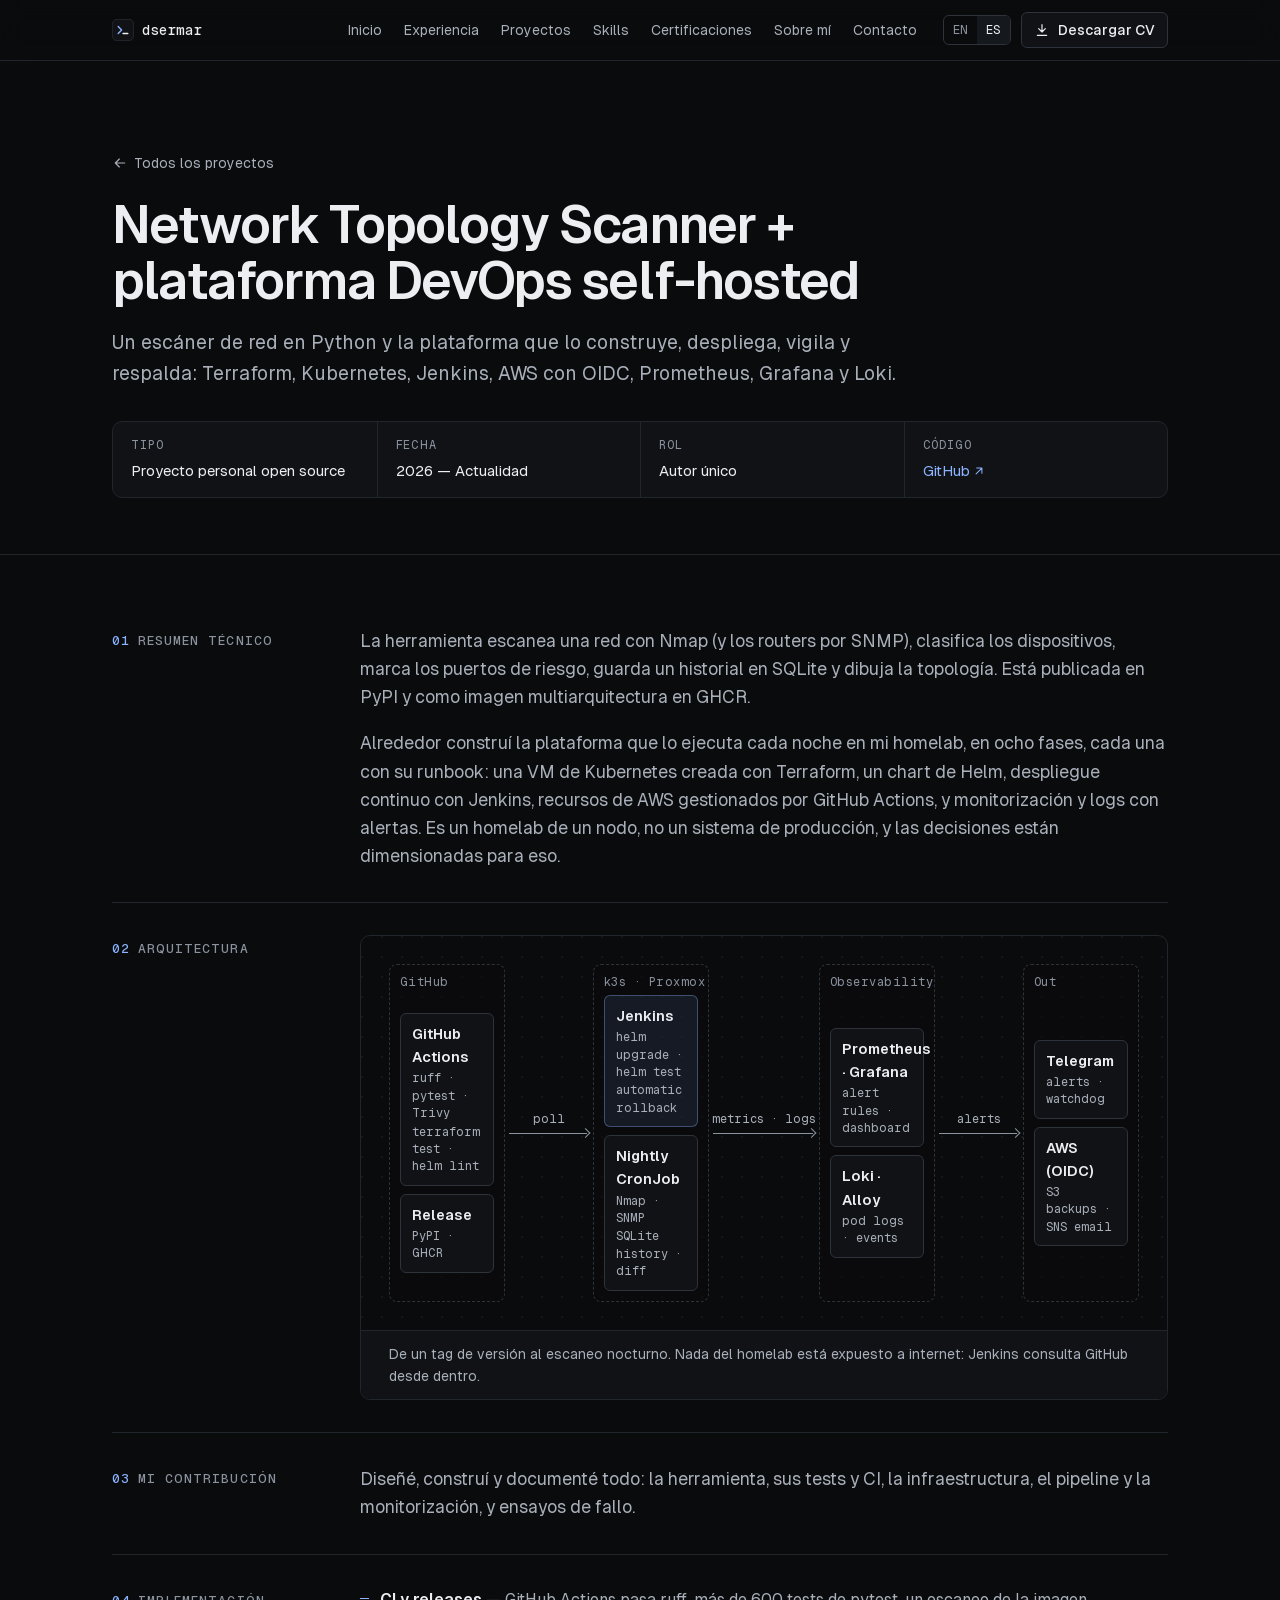
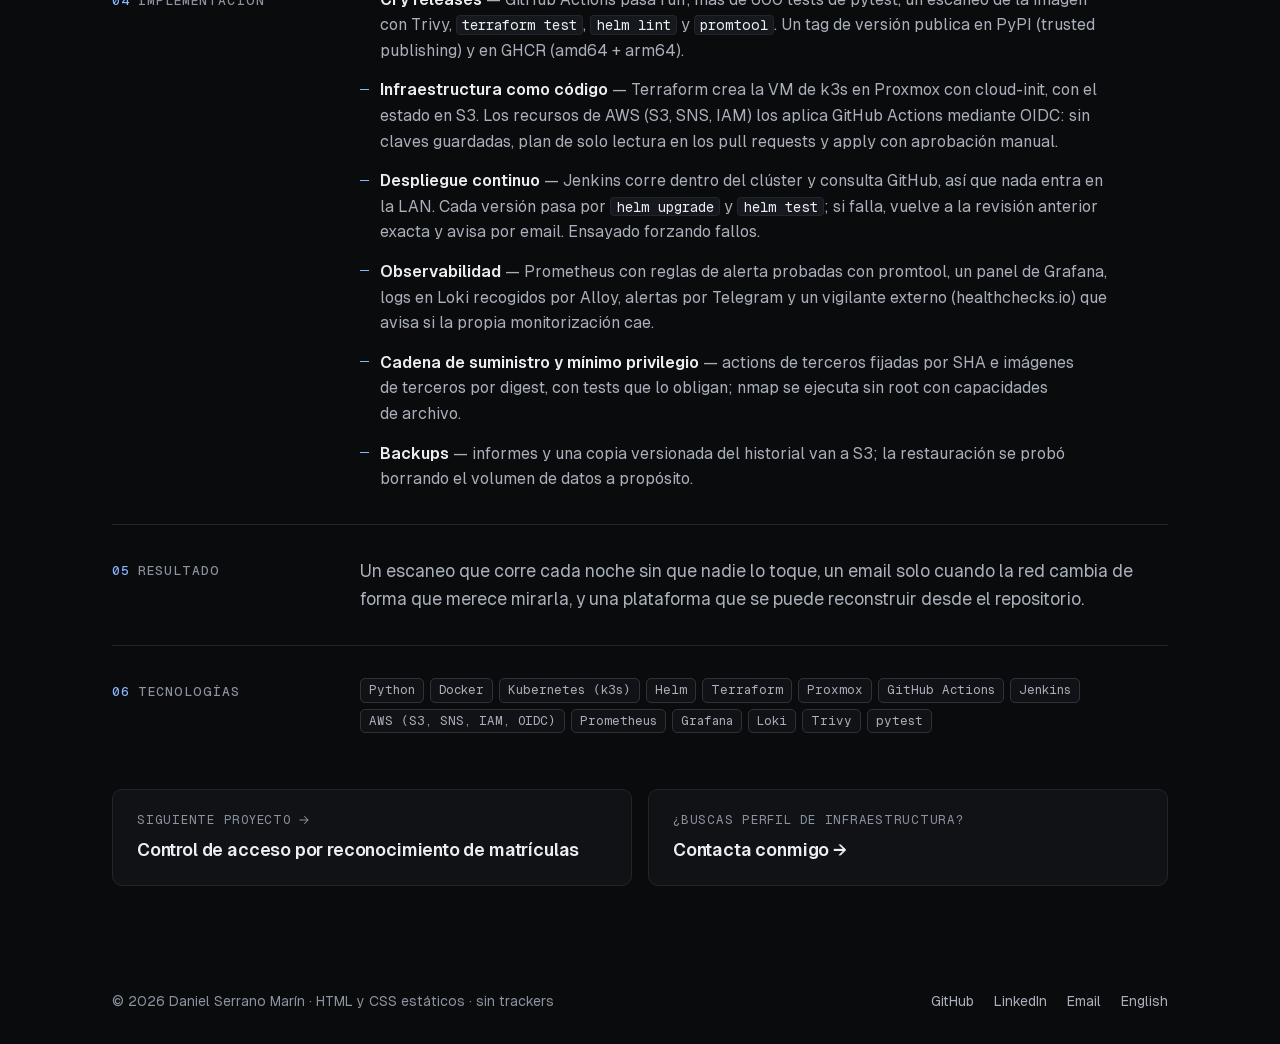
<file: es/projects/network-topology-scanner/index.html>
<!doctype html>
<html lang="es">
<head>
<meta charset="utf-8">
<meta name="viewport" content="width=device-width, initial-scale=1, viewport-fit=cover">
<title>Network Topology Scanner + plataforma DevOps self-hosted — caso técnico · Daniel Serrano Marín</title>
<meta name="description" content="Un escáner de red en Python y la plataforma que lo construye, despliega, vigila y respalda: Terraform, Kubernetes, Jenkins, AWS con OIDC, Prometheus, Grafana y Loki.">
<meta name="author" content="Daniel Serrano Marín">
<meta name="theme-color" content="#0a0b0d">
<meta name="color-scheme" content="dark">
<link rel="canonical" href="https://dsermar.dev/es/projects/network-topology-scanner/">
<link rel="alternate" hreflang="en" href="https://dsermar.dev/projects/network-topology-scanner/">
<link rel="alternate" hreflang="es" href="https://dsermar.dev/es/projects/network-topology-scanner/">
<link rel="alternate" hreflang="x-default" href="https://dsermar.dev/projects/network-topology-scanner/">
<meta property="og:type" content="article">
<meta property="og:site_name" content="Daniel Serrano Marín">
<meta property="og:title" content="Network Topology Scanner + plataforma DevOps self-hosted — caso técnico · Daniel Serrano Marín">
<meta property="og:description" content="Un escáner de red en Python y la plataforma que lo construye, despliega, vigila y respalda: Terraform, Kubernetes, Jenkins, AWS con OIDC, Prometheus, Grafana y Loki.">
<meta property="og:url" content="https://dsermar.dev/es/projects/network-topology-scanner/">
<meta property="og:image" content="https://dsermar.dev/assets/og.png">
<meta property="og:image:width" content="1200">
<meta property="og:image:height" content="630">
<meta property="og:image:alt" content="Daniel Serrano Marín — Administrador de Sistemas y Redes → DevOps / Cloud">
<meta property="og:locale" content="es_ES">
<meta property="og:locale:alternate" content="en_US">
<meta name="twitter:card" content="summary_large_image">
<link rel="icon" href="/assets/favicon.svg" type="image/svg+xml">
<link rel="apple-touch-icon" href="/assets/apple-touch-icon.png">
<link rel="preload" href="/assets/fonts/Geist-Variable.woff2" as="font" type="font/woff2" crossorigin>
<link rel="preload" href="/assets/fonts/GeistMono-Variable.woff2" as="font" type="font/woff2" crossorigin>
<link rel="stylesheet" href="/assets/site.css?v=mwkn6lot">
<script>document.documentElement.classList.add('js')</script>
<script type="application/ld+json">{"@context":"https://schema.org","@graph":[{"@type":"SoftwareSourceCode","@id":"https://dsermar.dev/es/projects/network-topology-scanner/#project","name":"Network Topology Scanner + plataforma DevOps self-hosted","description":"Un escáner de red en Python y la plataforma que lo construye, despliega, vigila y respalda: Terraform, Kubernetes, Jenkins, AWS con OIDC, Prometheus, Grafana y Loki.","url":"https://dsermar.dev/es/projects/network-topology-scanner/","codeRepository":"https://github.com/danielsm107/network-topology-scanner","programmingLanguage":"Python","keywords":"Python, Docker, Kubernetes (k3s), Helm, Terraform, Proxmox, GitHub Actions, Jenkins, AWS (S3, SNS, IAM, OIDC), Prometheus, Grafana, Loki, Trivy, pytest","inLanguage":"es","author":{"@id":"https://dsermar.dev/#person"}},{"@type":"Person","@id":"https://dsermar.dev/#person","name":"Daniel Serrano Marín","url":"https://dsermar.dev"},{"@type":"BreadcrumbList","itemListElement":[{"@type":"ListItem","position":1,"name":"Daniel Serrano Marín","item":"https://dsermar.dev/es/"},{"@type":"ListItem","position":2,"name":"Proyectos","item":"https://dsermar.dev/es/#projects"},{"@type":"ListItem","position":3,"name":"Network Topology Scanner + plataforma DevOps self-hosted","item":"https://dsermar.dev/es/projects/network-topology-scanner/"}]}]}</script>
</head>
<body>
<a class="skip" href="#main">Saltar al contenido</a>
<header class="nav">
  <div class="wrap nav-inner">
    <a class="brand" href="/es/"><svg class="brand-mark" viewBox="0 0 32 32" aria-hidden="true"><rect x=".5" y=".5" width="31" height="31" rx="7" fill="#101216" stroke="#2e333b"/><path d="M9 11l5 5-5 5" fill="none" stroke="#8ab4ff" stroke-width="2" stroke-linecap="round" stroke-linejoin="round"/><path d="M16 21h7" stroke="#eceef1" stroke-width="2" stroke-linecap="round"/></svg><span class="brand-text">dsermar</span><span class="sr-only"> — Daniel Serrano Marín</span></a>
    <button class="nav-toggle" type="button" aria-expanded="false" aria-controls="nav-panel" aria-label="Menú" data-open="Menú" data-close="Cerrar menú"><svg class="i-open" viewBox="0 0 24 24" fill="none" stroke="currentColor" stroke-width="1.75" stroke-linecap="round" aria-hidden="true"><path d="M4 7h16M4 12h16M4 17h16"/></svg><svg class="i-close" viewBox="0 0 24 24" fill="none" stroke="currentColor" stroke-width="1.75" stroke-linecap="round" aria-hidden="true"><path d="M6 6l12 12M18 6 6 18"/></svg></button>
    <div class="nav-panel" id="nav-panel">
      <nav aria-label="Principal" class="nav-main"><ul class="nav-links"><li><a href="/es/">Inicio</a></li><li><a href="/es/#experience">Experiencia</a></li><li><a href="/es/#projects">Proyectos</a></li><li><a href="/es/#skills">Skills</a></li><li><a href="/es/#certifications">Certificaciones</a></li><li><a href="/es/#about">Sobre mí</a></li><li><a href="/es/#contact">Contacto</a></li></ul></nav>
      <div class="nav-actions">
        <div class="lang" role="group" aria-label="Idioma"><a href="/projects/network-topology-scanner/" hreflang="en" lang="en">EN<span class="sr-only"> — Read in English</span></a><span aria-current="true" lang="es">ES</span></div>
        <a class="btn btn-secondary btn-sm" href="/cv/daniel-serrano-marin-cv-cloud-devops.pdf" download><svg viewBox="0 0 24 24" fill="none" stroke="currentColor" stroke-width="1.75" stroke-linecap="round" stroke-linejoin="round" aria-hidden="true"><path d="M12 4v11M7 10l5 5 5-5M5 20h14"/></svg>Descargar CV</a>
      </div>
    </div>
  </div>
</header>
<main id="main">
<div class="cs-head">
  <div class="wrap reveal">
    <a class="crumb" href="/es/#projects"><svg viewBox="0 0 24 24" fill="none" stroke="currentColor" stroke-width="1.75" stroke-linecap="round" stroke-linejoin="round" aria-hidden="true"><path d="M19 12H5M11 18l-6-6 6-6"/></svg>Todos los proyectos</a>
    <h1>Network Topology Scanner + plataforma DevOps self-hosted</h1>
    <p class="tagline">Un escáner de red en Python y la plataforma que lo construye, despliega, vigila y respalda: Terraform, Kubernetes, Jenkins, AWS con OIDC, Prometheus, Grafana y Loki.</p>
    <dl class="cs-facts">
      <div><dt>Tipo</dt><dd>Proyecto personal open source</dd></div>
      <div><dt>Fecha</dt><dd>2026 — Actualidad</dd></div>
      <div><dt>Rol</dt><dd>Autor único</dd></div>
      <div><dt>Código</dt><dd><a href="https://github.com/danielsm107/network-topology-scanner" rel="noopener">GitHub<svg style="display:inline;width:14px;height:14px;vertical-align:-2px;margin-left:2px" viewBox="0 0 24 24" fill="none" stroke="currentColor" stroke-width="1.75" stroke-linecap="round" stroke-linejoin="round" aria-hidden="true"><path d="M7 17 17 7M8 7h9v9"/></svg></a></dd></div>
    </dl>
  </div>
</div>
<div class="wrap cs-body">
  <section class="cs-sec" aria-labelledby="s-summary"><h2 id="s-summary"><span>01</span>Resumen técnico</h2><div><div class="prose"><p>La herramienta escanea una red con Nmap (y los routers por SNMP), clasifica los dispositivos, marca los puertos de riesgo, guarda un historial en SQLite y dibuja la topología. Está publicada en PyPI y como imagen multiarquitectura en GHCR.</p><p>Alrededor construí la plataforma que lo ejecuta cada noche en mi homelab, en ocho fases, cada una con su runbook: una VM de Kubernetes creada con Terraform, un chart de Helm, despliegue continuo con Jenkins, recursos de AWS gestionados por GitHub Actions, y monitorización y logs con alertas. Es un homelab de un nodo, no un sistema de producción, y las decisiones están dimensionadas para eso.</p></div></div></section>
  <section class="cs-sec" aria-labelledby="s-architecture"><h2 id="s-architecture"><span>02</span>Arquitectura</h2><div><figure class="arch" aria-label="Arquitectura de la plataforma"><div class="arch-canvas"><div class="ar-row"><div class="ar-group"><span class="ar-gl">GitHub</span><div class="ar-stack"><div class="ar-node"><span class="ar-t">GitHub Actions</span><span class="ar-s">ruff · pytest · Trivy</span><span class="ar-s">terraform test · helm lint</span></div><div class="ar-node"><span class="ar-t">Release</span><span class="ar-s">PyPI · GHCR</span></div></div></div><div class="ar-link" aria-hidden="true"><span>poll</span></div><div class="ar-group"><span class="ar-gl">k3s · Proxmox</span><div class="ar-stack"><div class="ar-node is-accent"><span class="ar-t">Jenkins</span><span class="ar-s">helm upgrade · helm test</span><span class="ar-s">automatic rollback</span></div><div class="ar-node"><span class="ar-t">Nightly CronJob</span><span class="ar-s">Nmap · SNMP</span><span class="ar-s">SQLite history · diff</span></div></div></div><div class="ar-link" aria-hidden="true"><span>metrics · logs</span></div><div class="ar-group"><span class="ar-gl">Observability</span><div class="ar-stack"><div class="ar-node"><span class="ar-t">Prometheus · Grafana</span><span class="ar-s">alert rules · dashboard</span></div><div class="ar-node"><span class="ar-t">Loki · Alloy</span><span class="ar-s">pod logs · events</span></div></div></div><div class="ar-link" aria-hidden="true"><span>alerts</span></div><div class="ar-group"><span class="ar-gl">Out</span><div class="ar-stack"><div class="ar-node"><span class="ar-t">Telegram</span><span class="ar-s">alerts · watchdog</span></div><div class="ar-node"><span class="ar-t">AWS (OIDC)</span><span class="ar-s">S3 backups · SNS email</span></div></div></div></div></div><figcaption>De un tag de versión al escaneo nocturno. Nada del homelab está expuesto a internet: Jenkins consulta GitHub desde dentro.</figcaption></figure></div></section>
  <section class="cs-sec" aria-labelledby="s-contribution"><h2 id="s-contribution"><span>03</span>Mi contribución</h2><div><div class="prose"><p>Diseñé, construí y documenté todo: la herramienta, sus tests y CI, la infraestructura, el pipeline y la monitorización, y ensayos de fallo.</p></div></div></section>
  <section class="cs-sec" aria-labelledby="s-implementation"><h2 id="s-implementation"><span>04</span>Implementación</h2><div><ul class="cs-list"><li><strong>CI y releases</strong> — GitHub Actions pasa ruff, más de 600 tests de pytest, un escaneo de la imagen con Trivy, <code>terraform test</code>, <code>helm lint</code> y <code>promtool</code>. Un tag de versión publica en PyPI (trusted publishing) y en GHCR (amd64 + arm64).</li><li><strong>Infraestructura como código</strong> — Terraform crea la VM de k3s en Proxmox con cloud-init, con el estado en S3. Los recursos de AWS (S3, SNS, IAM) los aplica GitHub Actions mediante OIDC: sin claves guardadas, plan de solo lectura en los pull requests y apply con aprobación manual.</li><li><strong>Despliegue continuo</strong> — Jenkins corre dentro del clúster y consulta GitHub, así que nada entra en la LAN. Cada versión pasa por <code>helm upgrade</code> y <code>helm test</code>; si falla, vuelve a la revisión anterior exacta y avisa por email. Ensayado forzando fallos.</li><li><strong>Observabilidad</strong> — Prometheus con reglas de alerta probadas con promtool, un panel de Grafana, logs en Loki recogidos por Alloy, alertas por Telegram y un vigilante externo (healthchecks.io) que avisa si la propia monitorización cae.</li><li><strong>Cadena de suministro y mínimo privilegio</strong> — actions de terceros fijadas por SHA e imágenes de terceros por digest, con tests que lo obligan; nmap se ejecuta sin root con capacidades de archivo.</li><li><strong>Backups</strong> — informes y una copia versionada del historial van a S3; la restauración se probó borrando el volumen de datos a propósito.</li></ul></div></section>
  <section class="cs-sec" aria-labelledby="s-output"><h2 id="s-output"><span>05</span>Resultado</h2><div><div class="prose"><p>Un escaneo que corre cada noche sin que nadie lo toque, un email solo cuando la red cambia de forma que merece mirarla, y una plataforma que se puede reconstruir desde el repositorio.</p></div></div></section>
  <section class="cs-sec" aria-labelledby="s-tech"><h2 id="s-tech"><span>06</span>Tecnologías</h2><div><ul class="tags"><li class="tag">Python</li><li class="tag">Docker</li><li class="tag">Kubernetes (k3s)</li><li class="tag">Helm</li><li class="tag">Terraform</li><li class="tag">Proxmox</li><li class="tag">GitHub Actions</li><li class="tag">Jenkins</li><li class="tag">AWS (S3, SNS, IAM, OIDC)</li><li class="tag">Prometheus</li><li class="tag">Grafana</li><li class="tag">Loki</li><li class="tag">Trivy</li><li class="tag">pytest</li></ul></div></section>
  <div class="cs-next">
    <a href="/es/projects/lpr-access-control/"><span class="eyebrow">Siguiente proyecto<svg style="width:14px;height:14px" viewBox="0 0 24 24" fill="none" stroke="currentColor" stroke-width="1.75" stroke-linecap="round" stroke-linejoin="round" aria-hidden="true"><path d="M5 12h14M13 6l6 6-6 6"/></svg></span><span class="t">Control de acceso por reconocimiento de matrículas</span></a>
    <a href="/es/#contact"><span class="eyebrow">¿Buscas perfil de infraestructura?</span><span class="t">Contacta conmigo →</span></a>
  </div>
</div>
</main>
<footer class="footer">
  <div class="wrap footer-inner">
    <p>© 2026 Daniel Serrano Marín · HTML y CSS estáticos · sin trackers</p>
    <nav aria-label="Pie de página">
      <a href="https://github.com/danielsm107" rel="noopener">GitHub</a>
      <a href="https://www.linkedin.com/in/daniel-serrano-marin" rel="noopener">LinkedIn</a>
      <a href="mailto:danielserranomarin821@gmail.com">Email</a>
      <a href="/projects/network-topology-scanner/" hreflang="en">English</a>
    </nav>
  </div>
</footer>
<script>
(function(){var n=document.querySelector('.nav'),b=n&&n.querySelector('.nav-toggle');if(!b)return;
function set(o){n.classList.toggle('open',o);b.setAttribute('aria-expanded',o);b.setAttribute('aria-label',o?b.dataset.close:b.dataset.open)}
b.addEventListener('click',function(){set(!n.classList.contains('open'))});
n.querySelectorAll('.nav-panel a').forEach(function(a){a.addEventListener('click',function(){set(false)})});
document.addEventListener('keydown',function(e){if(e.key==='Escape'&&n.classList.contains('open')){set(false);b.focus()}});
matchMedia('(min-width:961px)').addEventListener('change',function(e){if(e.matches)set(false)});})();
</script>
</body>
</html>
</file>
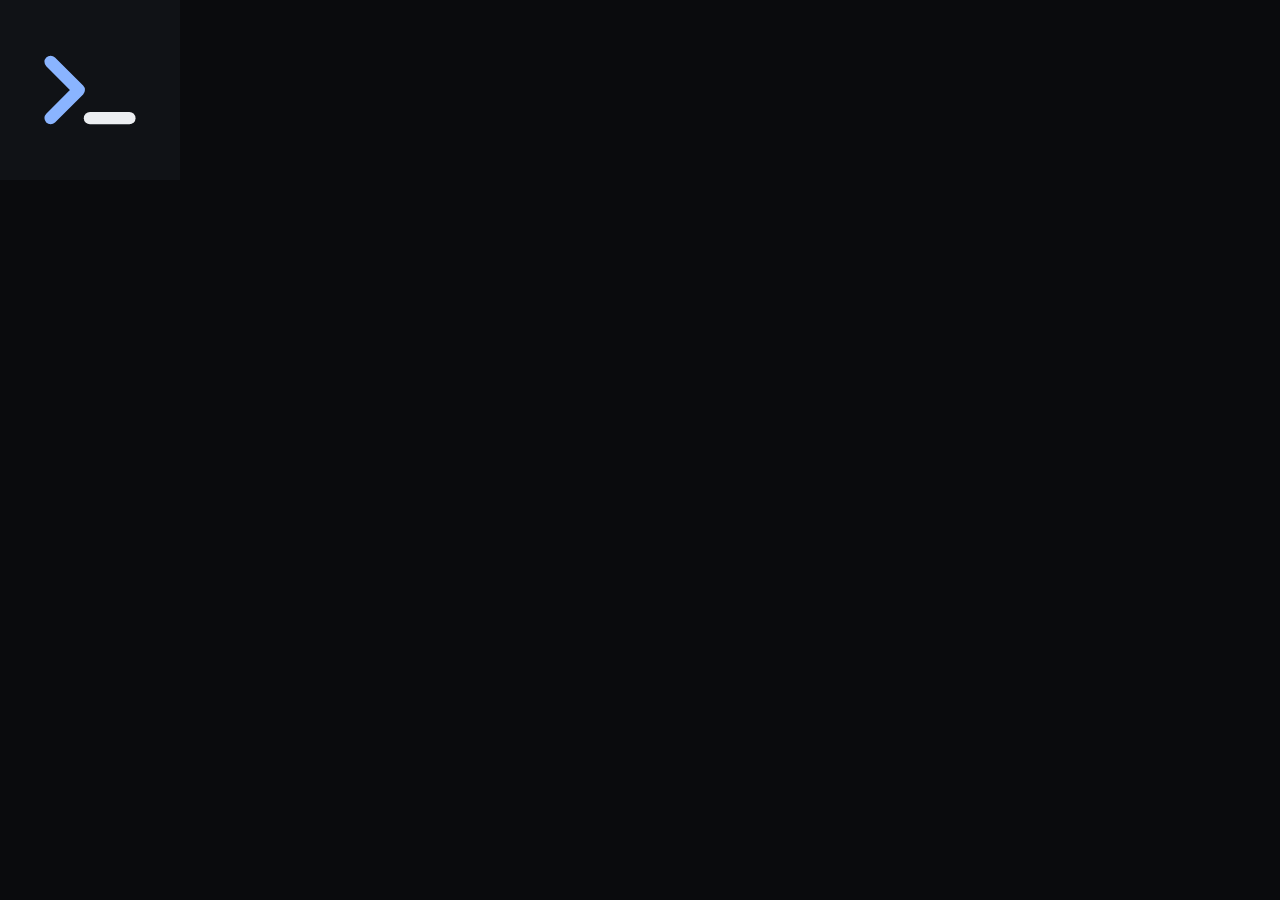
<file: _src/og/icon.html>
<!doctype html><html><head><style>html,body{margin:0;width:180px;height:180px;background:#0a0b0d}svg{width:180px;height:180px;display:block}</style></head><body><svg viewBox="0 0 32 32"><rect width="32" height="32" fill="#101216"/><path d="M9 11l5 5-5 5" fill="none" stroke="#8ab4ff" stroke-width="2.2" stroke-linecap="round" stroke-linejoin="round"/><path d="M16 21h7" stroke="#eceef1" stroke-width="2.2" stroke-linecap="round"/></svg></body></html>
</file>
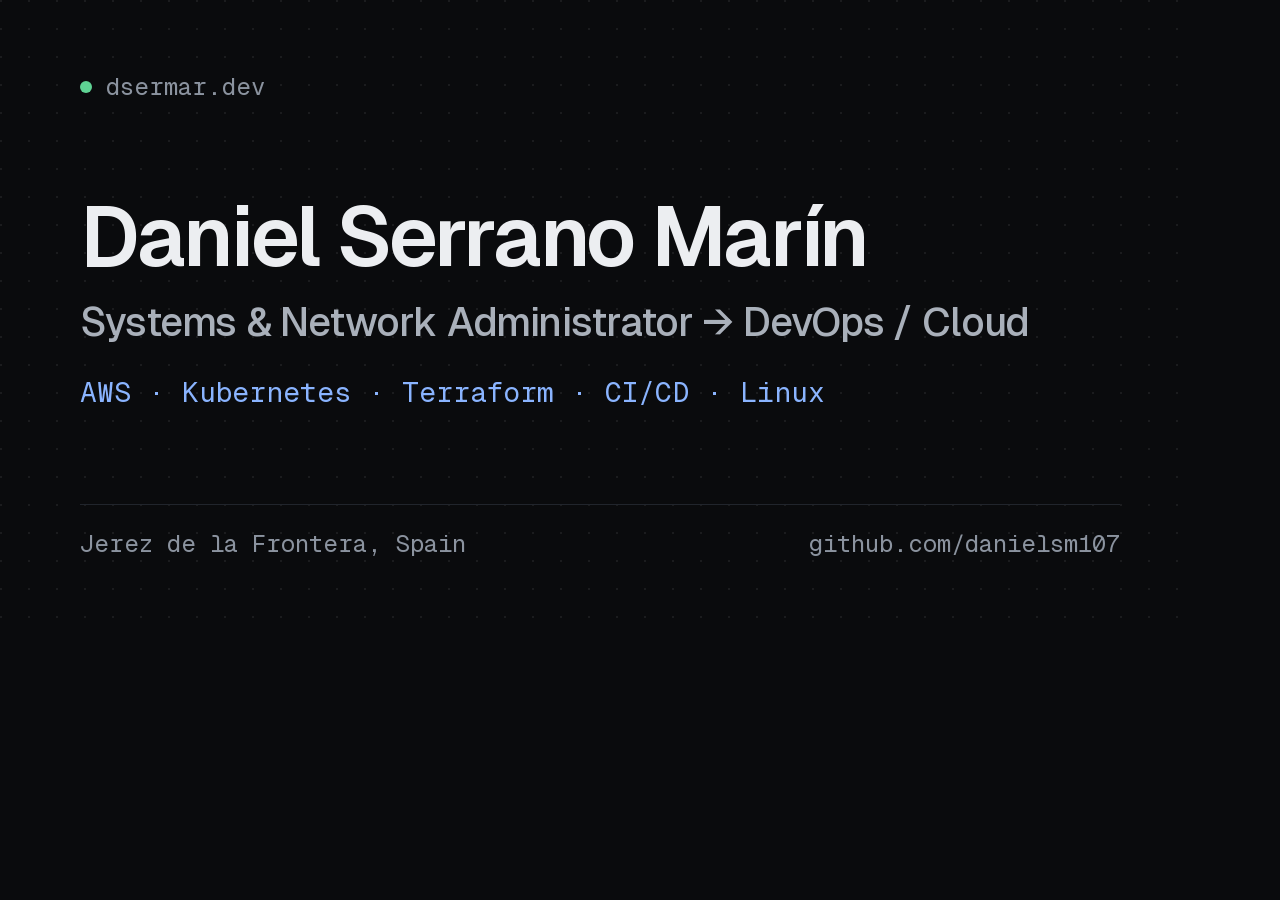
<file: _src/og/og.html>
<!doctype html><html><head><meta charset="utf-8"><style>
@font-face{font-family:G;src:url(../../assets/fonts/Geist-Variable.woff2)}@font-face{font-family:GM;src:url(../../assets/fonts/GeistMono-Variable.woff2)}
html,body{margin:0;width:1200px;height:630px;background:#0a0b0d;color:#eceef1;font-family:G,sans-serif;overflow:hidden}
body{position:relative;box-sizing:border-box;padding:72px 80px;display:flex;flex-direction:column;justify-content:space-between;background-image:radial-gradient(circle at 1px 1px,rgba(255,255,255,.07) 1px,transparent 0);background-size:28px 28px}
.top{font-family:GM;font-size:24px;color:#8b939f;display:flex;align-items:center;gap:14px}.dot{width:12px;height:12px;border-radius:50%;background:#5fd394}
h1{font-size:84px;letter-spacing:-.04em;line-height:1;margin:0;font-weight:600}
.role{font-size:40px;color:#a9b0ba;margin-top:18px;letter-spacing:-.02em;font-weight:500}
.stack{font-family:GM;font-size:28px;color:#8ab4ff;margin-top:28px}
.foot{display:flex;justify-content:space-between;font-family:GM;font-size:24px;color:#8b939f;border-top:1px solid #21252c;padding-top:24px}
</style></head><body>
<div class="top"><span class="dot"></span>dsermar.dev</div>
<div><h1>Daniel Serrano Marín</h1><div class="role">Systems &amp; Network Administrator → DevOps / Cloud</div><div class="stack">AWS · Kubernetes · Terraform · CI/CD · Linux</div></div>
<div class="foot"><span>Jerez de la Frontera, Spain</span><span>github.com/danielsm107</span></div>
</body></html>
</file>
<file: assets/site.css>
/* dsermar.dev — design system
   Dark-first. One accent. Sans for reading, mono for technical labels only. */

@font-face{font-family:"Geist";src:url("/assets/fonts/Geist-Variable.woff2") format("woff2");font-weight:100 900;font-style:normal;font-display:swap}
@font-face{font-family:"Geist Mono";src:url("/assets/fonts/GeistMono-Variable.woff2") format("woff2");font-weight:100 900;font-style:normal;font-display:swap}

:root{
  color-scheme:dark;
  --bg:#0a0b0d;
  --surface:#101216;
  --surface-2:#15181d;
  --line:#21252c;
  --line-2:#2e333b;
  --fg:#eceef1;
  --fg-2:#a9b0ba;
  --fg-3:#8b939f;
  --accent:#8ab4ff;
  --accent-soft:rgba(138,180,255,.1);
  --accent-line:rgba(138,180,255,.35);
  --ok:#5fd394;
  --sans:"Geist",ui-sans-serif,system-ui,-apple-system,"Segoe UI",Roboto,"Helvetica Neue",Arial,sans-serif;
  --mono:"Geist Mono",ui-monospace,SFMono-Regular,"SF Mono",Menlo,Consolas,"Liberation Mono",monospace;
  --radius:10px;
  --radius-sm:6px;
  --wrap:1120px;
  --gutter:clamp(16px,4vw,32px);
  --nav-h:60px;
}

*,*::before,*::after{box-sizing:border-box}
html{-webkit-text-size-adjust:100%;text-size-adjust:100%;scroll-behavior:smooth;scroll-padding-top:calc(var(--nav-h) + 16px)}
body{margin:0;background:var(--bg);color:var(--fg);font-family:var(--sans);font-size:1rem;line-height:1.6;font-feature-settings:"ss01","cv11";-webkit-font-smoothing:antialiased;-moz-osx-font-smoothing:grayscale;overflow-x:hidden}
img,svg{max-width:100%;display:block}
h1,h2,h3,h4,p,ul,ol,dl,dd,figure{margin:0}
ul,ol{padding:0;list-style:none}
a{color:var(--accent);text-decoration:none;text-underline-offset:3px}
a:hover{text-decoration:underline}
code{font-family:var(--mono);font-size:.88em;background:var(--surface-2);border:1px solid var(--line);border-radius:4px;padding:.05em .35em;color:var(--fg)}
strong{font-weight:600;color:var(--fg)}
::selection{background:rgba(138,180,255,.3)}

:focus-visible{outline:2px solid var(--accent);outline-offset:3px;border-radius:4px}

.skip{position:absolute;left:var(--gutter);top:-100px;z-index:200;background:var(--fg);color:var(--bg);padding:10px 14px;border-radius:var(--radius-sm);font-weight:600}
.skip:focus{top:12px}
.sr-only{position:absolute;width:1px;height:1px;padding:0;margin:-1px;overflow:hidden;clip:rect(0 0 0 0);white-space:nowrap;border:0}

.wrap{max-width:var(--wrap);margin-inline:auto;padding-inline:var(--gutter)}
.mono{font-family:var(--mono)}

/* ------------------------------------------------------------ nav */
.nav{position:sticky;top:0;z-index:100;background:rgba(10,11,13,.82);backdrop-filter:saturate(1.4) blur(12px);-webkit-backdrop-filter:saturate(1.4) blur(12px);border-bottom:1px solid var(--line)}
.nav-inner{height:var(--nav-h);display:flex;align-items:center;gap:24px}
.brand{font-family:var(--mono);font-size:14px;font-weight:500;color:var(--fg);display:inline-flex;align-items:center;gap:8px;white-space:nowrap}
.brand:hover{text-decoration:none;color:var(--fg)}
.brand-mark{width:22px;height:22px;flex:none}
.nav-panel{display:flex;flex:1;align-items:center;gap:16px}
.nav-main{margin-left:auto}
.nav-links{display:flex;gap:2px}
.nav-links a{display:block;padding:8px 10px;font-size:14px;color:var(--fg-2);border-radius:var(--radius-sm)}
.nav-links a:hover{color:var(--fg);background:var(--surface-2);text-decoration:none}
.nav-actions{display:flex;align-items:center;gap:10px}
.lang{display:inline-flex;border:1px solid var(--line-2);border-radius:var(--radius-sm);overflow:hidden;font-family:var(--mono);font-size:12.5px}
.lang a,.lang span{padding:5px 9px;color:var(--fg-3);line-height:1.4}
.lang a:hover{color:var(--fg);text-decoration:none;background:var(--surface-2)}
.lang [aria-current]{color:var(--fg);background:var(--surface-2)}
.nav-toggle{display:none;margin-left:auto;background:none;border:1px solid var(--line-2);color:var(--fg);border-radius:var(--radius-sm);width:44px;height:44px;align-items:center;justify-content:center;cursor:pointer}
.nav-toggle svg{width:20px;height:20px}
.nav-toggle .i-close{display:none}
.nav.open .nav-toggle .i-open{display:none}
.nav.open .nav-toggle .i-close{display:block}

/* ------------------------------------------------------------ buttons, tags */
.btn{display:inline-flex;align-items:center;justify-content:center;gap:8px;min-height:44px;padding:0 18px;border-radius:var(--radius-sm);font-size:15px;font-weight:500;border:1px solid transparent;transition:background-color .15s,border-color .15s,color .15s;white-space:nowrap}
.btn:hover{text-decoration:none}
.btn svg{width:16px;height:16px;flex:none}
.btn-primary{background:var(--fg);color:var(--bg)}
.btn-primary:hover{background:#fff;color:var(--bg)}
.btn-secondary{border-color:var(--line-2);color:var(--fg);background:var(--surface)}
.btn-secondary:hover{border-color:var(--fg-3);color:var(--fg)}
.btn-sm{min-height:36px;padding:0 12px;font-size:14px}
.link-quiet{display:inline-flex;align-items:center;gap:6px;min-height:44px;color:var(--fg-2);font-size:15px}
.link-quiet:hover{color:var(--fg)}
.link-quiet svg{width:16px;height:16px}

.tags{display:flex;flex-wrap:wrap;gap:6px}
.tag{font-family:var(--mono);font-size:12.5px;line-height:1.5;padding:2px 8px;border:1px solid var(--line-2);border-radius:5px;color:var(--fg-2);background:var(--surface);white-space:nowrap}
.eyebrow{font-family:var(--mono);font-size:12.5px;letter-spacing:.06em;text-transform:uppercase;color:var(--fg-3)}

.dot{width:8px;height:8px;border-radius:50%;background:var(--ok);flex:none;box-shadow:0 0 0 3px rgba(95,211,148,.15)}

/* ------------------------------------------------------------ hero */
.hero{padding-block:clamp(48px,9vw,112px) clamp(48px,7vw,88px);border-bottom:1px solid var(--line);position:relative;overflow:hidden}
.hero::before{content:"";position:absolute;inset:0;background-image:radial-gradient(circle at 1px 1px,rgba(255,255,255,.055) 1px,transparent 0);background-size:24px 24px;mask-image:radial-gradient(ellipse 70% 80% at 50% 45%,#000 20%,transparent 75%);-webkit-mask-image:radial-gradient(ellipse 70% 80% at 50% 45%,#000 20%,transparent 75%);pointer-events:none}
.hero-grid{position:relative;text-align:center}
.status{display:inline-flex;align-items:center;justify-content:center;gap:10px;font-size:14px;color:var(--fg-2);margin-bottom:28px;flex-wrap:wrap}
.status .sep{color:var(--line-2)}
.hero h1{font-size:clamp(2.3rem,1.4rem + 4vw,4rem);line-height:1.04;letter-spacing:-.035em;font-weight:600}
.hero h1 .role{display:block;margin-top:14px;font-size:clamp(1.2rem,1rem + 1vw,1.6rem);letter-spacing:-.015em;font-weight:500;color:var(--fg-2);line-height:1.25}
.hero .stack{margin-top:18px;font-family:var(--mono);font-size:clamp(13px,1.2vw,14.5px);color:var(--accent);letter-spacing:.01em}
.hero .lead{margin-top:22px;font-size:clamp(1rem,.95rem + .25vw,1.125rem);color:var(--fg-2);max-width:60ch;margin-inline:auto;text-wrap:pretty}
.hero .direction{margin-top:14px;display:inline-flex;align-items:center;gap:10px;font-size:15px;color:var(--fg)}
.hero .direction svg{width:16px;height:16px;color:var(--accent);flex:none}
.hero-ctas{margin-top:32px;display:flex;flex-wrap:wrap;gap:10px 12px;align-items:center;justify-content:center}
.hero-ctas .links{display:flex;gap:4px 16px;margin-left:6px;flex-wrap:wrap}


/* ------------------------------------------------------------ sections */
.section{padding-block:clamp(64px,9vw,112px);border-bottom:1px solid var(--line)}
.section-head{display:grid;grid-template-columns:minmax(0,1fr) minmax(0,1fr);gap:16px 48px;align-items:end;margin-bottom:clamp(32px,5vw,56px)}
.section-head h2{font-size:clamp(1.75rem,1.3rem + 1.6vw,2.4rem);letter-spacing:-.03em;line-height:1.1;font-weight:600;margin-top:10px}
.section-head p{color:var(--fg-2);max-width:52ch;text-wrap:pretty}

/* areas strip */
.areas{padding-block:0;border-bottom:1px solid var(--line)}
.areas-grid{display:grid;grid-template-columns:repeat(5,minmax(0,1fr));border-inline:1px solid var(--line)}
.area{padding:24px 20px 28px;border-right:1px solid var(--line)}
.area:last-child{border-right:0}
.area h3{font-family:var(--mono);font-size:12.5px;letter-spacing:.08em;text-transform:uppercase;color:var(--fg-3);font-weight:500;margin-bottom:14px}
.area ul{display:flex;flex-direction:column;gap:6px;font-size:15px;color:var(--fg)}

/* ------------------------------------------------------------ experience */
.xp{border:1px solid var(--line);border-radius:var(--radius);background:var(--surface);overflow:hidden}
.xp-head{display:flex;flex-wrap:wrap;gap:16px 32px;justify-content:space-between;align-items:flex-start;padding:clamp(20px,3vw,32px);border-bottom:1px solid var(--line)}
.xp-head h3{font-size:clamp(1.25rem,1.1rem + .6vw,1.5rem);letter-spacing:-.02em;font-weight:600;line-height:1.25}
.xp-company{margin-top:6px;color:var(--fg-2);font-size:15px;display:flex;flex-wrap:wrap;gap:4px 12px}
.xp-company b{color:var(--accent);font-weight:500}
.xp-period{font-family:var(--mono);font-size:13.5px;color:var(--fg-2);border:1px solid var(--line-2);border-radius:999px;padding:4px 12px;white-space:nowrap;display:inline-flex;align-items:center;gap:8px}
.xp-figs{display:grid;grid-template-columns:repeat(2,minmax(0,1fr));border-bottom:1px solid var(--line)}
.xp-fig{padding:20px clamp(20px,3vw,32px);display:flex;align-items:baseline;gap:14px}
.xp-fig+.xp-fig{border-left:1px solid var(--line)}
.xp-fig .n{font-family:var(--mono);font-size:clamp(1.6rem,1.3rem + 1vw,2rem);font-weight:500;letter-spacing:-.03em;color:var(--fg)}
.xp-fig .l{color:var(--fg-2);font-size:14.5px;line-height:1.4}
.xp-groups{display:grid;grid-template-columns:repeat(2,minmax(0,1fr))}
.xp-group{padding:clamp(20px,3vw,32px);display:flex;flex-direction:column;gap:14px}
.xp-group:nth-child(odd){border-right:1px solid var(--line)}
.xp-group:nth-child(n+3){border-top:1px solid var(--line)}
.xp-group h4{font-family:var(--mono);font-size:12.5px;letter-spacing:.08em;text-transform:uppercase;color:var(--fg-3);font-weight:500}
.xp-group ul{display:flex;flex-direction:column;gap:10px;color:var(--fg-2);font-size:15px}
.xp-group li{position:relative;padding-left:18px;text-wrap:pretty}
.xp-group li::before{content:"";position:absolute;left:0;top:.72em;width:8px;height:1px;background:var(--fg-3)}
.xp-group .tags{margin-top:auto;padding-top:4px;flex-direction:row;gap:6px;font-size:inherit}
.xp-group .tags li{padding-left:8px}
.xp-group .tags li::before{display:none}
.edu-inline{margin-top:20px;display:flex;flex-wrap:wrap;gap:6px 16px;align-items:baseline;color:var(--fg-2);font-size:15px;padding:16px 20px;border:1px dashed var(--line-2);border-radius:var(--radius)}
.edu-inline .eyebrow{margin-right:4px}

/* ------------------------------------------------------------ projects */
.projects{display:grid;gap:20px}
.pcard{display:grid;grid-template-columns:minmax(0,1.1fr) minmax(0,1fr);border:1px solid var(--line);border-radius:var(--radius);background:var(--surface);overflow:hidden;transition:border-color .2s}
.pcard:hover{border-color:var(--line-2)}
.pcard-body{padding:clamp(20px,3vw,32px);display:flex;flex-direction:column;gap:16px}
.pcard-meta{display:flex;flex-wrap:wrap;gap:6px 14px;font-family:var(--mono);font-size:12.5px;color:var(--fg-3);letter-spacing:.02em}
.pcard-meta span+span::before{content:"·";margin-right:14px;color:var(--line-2)}
.pcard h3{font-size:clamp(1.3rem,1.15rem + .6vw,1.6rem);letter-spacing:-.02em;line-height:1.2;font-weight:600}
.pcard h3 a{color:var(--fg)}
.pcard h3 a:hover{text-decoration:none;color:var(--accent)}
.pcard-body>p:not(.pcard-meta){color:var(--fg-2);text-wrap:pretty}
.pcard-actions{margin-top:auto;display:flex;flex-wrap:wrap;gap:10px;padding-top:8px}
.pcard-flow{border-left:1px solid var(--line);background:var(--bg);padding:clamp(20px,3vw,32px);display:flex;flex-direction:column;justify-content:center;gap:12px}

.pipe{display:flex;flex-direction:column;align-items:stretch;counter-reset:s}
.pipe li{counter-increment:s;position:relative;font-family:var(--mono);font-size:13.5px;color:var(--fg);border:1px solid var(--line-2);border-radius:var(--radius-sm);padding:8px 12px 8px 40px;background:var(--surface)}
.pipe li::before{content:counter(s,decimal-leading-zero);position:absolute;left:12px;top:50%;transform:translateY(-50%);color:var(--fg-3);font-size:12px}
.pipe li+li{margin-top:18px}
.pipe li+li::after{content:"";position:absolute;left:50%;top:-18px;height:18px;width:1px;background:var(--line-2)}
.pipe li:last-child{border-color:var(--accent-line);color:var(--accent);background:var(--accent-soft)}

.gh-cta{margin-top:20px;display:flex;flex-wrap:wrap;gap:16px 24px;align-items:center;justify-content:space-between;padding:20px clamp(20px,3vw,32px);border:1px solid var(--line);border-radius:var(--radius)}
.gh-cta h3{font-size:1.1rem;font-weight:600;letter-spacing:-.01em;display:flex;align-items:center;gap:10px}
.gh-cta h3 svg{width:20px;height:20px}
.gh-cta p{color:var(--fg-2);font-size:15px;margin-top:2px}

/* ------------------------------------------------------------ skills */
.legend{display:flex;flex-wrap:wrap;gap:8px 20px;margin-bottom:24px;font-size:14px;color:var(--fg-2)}
.legend span{display:inline-flex;align-items:center;gap:8px}
.skills{display:grid;grid-template-columns:repeat(auto-fit,minmax(min(100%,300px),1fr));gap:16px}
.skill{border:1px solid var(--line);border-radius:var(--radius);padding:20px;background:var(--surface)}
.skill h3{font-size:15px;font-weight:600;margin-bottom:14px}
.chip{display:inline-flex;align-items:center;gap:7px;font-family:var(--mono);font-size:12.5px;line-height:1.5;padding:3px 9px;border-radius:5px;border:1px dashed var(--line-2);color:var(--fg-2)}
.chip.work{border-style:solid;border-color:var(--accent-line);background:var(--accent-soft);color:var(--fg)}
.chip.work::before,.lg-work::before{content:"";width:6px;height:6px;border-radius:50%;background:var(--accent);flex:none}
.lg-work,.lg-other{display:inline-flex;width:22px;height:14px;border-radius:4px;align-items:center;justify-content:center}
.lg-work{border:1px solid var(--accent-line);background:var(--accent-soft)}
.lg-other{border:1px dashed var(--line-2)}

/* ------------------------------------------------------------ certs */
.certs-grid{display:grid;grid-template-columns:minmax(0,1.6fr) minmax(0,1fr);gap:20px;align-items:start}
.cert-list{display:grid;gap:12px}
.cert{display:flex;gap:16px;align-items:center;padding:18px 20px;border:1px solid var(--line);border-radius:var(--radius);background:var(--surface)}
.cert-badge{flex:none;width:56px;height:56px;border-radius:8px;border:1px solid var(--line-2);display:grid;place-items:center;font-family:var(--mono);font-size:13px;font-weight:600;color:var(--fg);background:var(--bg)}
.cert h4{font-size:16px;font-weight:600;line-height:1.35}
.cert p{font-size:14px;color:var(--fg-2);margin-top:2px}
.cert a{font-size:14px}
.side-block{border:1px solid var(--line);border-radius:var(--radius);padding:20px;background:var(--surface)}
.side-block+.side-block{margin-top:12px}
.side-block h3{font-family:var(--mono);font-size:12.5px;letter-spacing:.08em;text-transform:uppercase;color:var(--fg-3);font-weight:500;margin-bottom:12px}
.side-block .t{font-weight:600;line-height:1.35}
.side-block .m{color:var(--fg-2);font-size:14.5px;margin-top:4px}
.kv{display:grid;grid-template-columns:auto 1fr;gap:8px 16px;font-size:15px}
.kv dt{color:var(--fg-2)}
.kv dd{font-family:var(--mono);font-size:14px;color:var(--fg)}

/* ------------------------------------------------------------ about */
.about-grid{display:grid;grid-template-columns:minmax(0,1.4fr) minmax(0,1fr);gap:clamp(24px,5vw,64px);align-items:start}
.prose{display:flex;flex-direction:column;gap:18px;font-size:clamp(1rem,.96rem + .2vw,1.1rem);color:var(--fg-2);max-width:62ch}
.prose p{text-wrap:pretty}
.trajectory{border:1px solid var(--line);border-radius:var(--radius);background:var(--surface);overflow:hidden}
.trajectory .cmd{font-family:var(--mono);font-size:13px;color:var(--fg-3);padding:12px 20px;border-bottom:1px solid var(--line);background:var(--bg)}
.trajectory .cmd b{color:var(--accent);font-weight:400}
.traj-step{padding:18px 20px}
.traj-step+.traj-step{border-top:1px solid var(--line)}
.traj-step h3{font-family:var(--mono);font-size:12.5px;letter-spacing:.08em;text-transform:uppercase;color:var(--fg-3);font-weight:500;margin-bottom:10px;display:flex;align-items:center;gap:8px}
.traj-step.is-focus h3{color:var(--accent)}
.traj-arrow{display:flex;justify-content:center;border-top:1px solid var(--line);color:var(--fg-3);padding:4px 0}
.traj-arrow svg{width:16px;height:16px}
.traj-arrow+.traj-step{border-top:0}

/* ------------------------------------------------------------ contact */
.contact-card{display:grid;grid-template-columns:minmax(0,1.2fr) minmax(0,1fr);gap:clamp(24px,5vw,64px);border:1px solid var(--line);border-radius:14px;padding:clamp(24px,5vw,56px);background:radial-gradient(ellipse 60% 90% at 100% 0%,rgba(138,180,255,.07),transparent 60%),var(--surface)}
.contact-card h2{font-size:clamp(2rem,1.4rem + 2.4vw,3rem);letter-spacing:-.035em;line-height:1.05;font-weight:600;margin-top:14px}
.contact-card p{margin-top:16px;color:var(--fg-2);max-width:48ch;text-wrap:pretty}
.contact-card .tags{margin-top:20px}
.contact-links{display:flex;flex-direction:column;border:1px solid var(--line);border-radius:var(--radius);background:var(--bg);align-self:start}
.contact-links li+li{border-top:1px solid var(--line)}
.contact-links a{display:grid;grid-template-columns:72px minmax(0,1fr) 16px;align-items:center;gap:12px;padding:14px 18px;min-height:52px;color:var(--fg)}
.contact-links a:hover{text-decoration:none;background:var(--surface-2)}
.contact-links .k{font-family:var(--mono);font-size:12.5px;color:var(--fg-3);text-transform:uppercase;letter-spacing:.06em}
.contact-links .v{font-size:15px;overflow-wrap:anywhere}
.contact-links svg{width:16px;height:16px;color:var(--fg-3)}
.contact-links a:hover svg{color:var(--accent)}

/* ------------------------------------------------------------ footer */
.footer{padding-block:32px;color:var(--fg-3);font-size:14px}
.footer-inner{display:flex;flex-wrap:wrap;gap:12px 24px;justify-content:space-between;align-items:center}
.footer a{color:var(--fg-2)}
.footer nav{display:flex;flex-wrap:wrap;gap:4px 20px}

/* ------------------------------------------------------------ case study */
.cs-head{padding-block:clamp(40px,7vw,80px) clamp(32px,5vw,56px);border-bottom:1px solid var(--line)}
.crumb{display:inline-flex;align-items:center;gap:6px;font-size:14px;color:var(--fg-2);min-height:44px}
.crumb svg{width:16px;height:16px}
.cs-head h1{margin-top:12px;font-size:clamp(2rem,1.3rem + 3vw,3.25rem);letter-spacing:-.035em;line-height:1.08;font-weight:600;max-width:22ch}
.cs-head .tagline{margin-top:18px;font-size:clamp(1.02rem,.95rem + .35vw,1.2rem);color:var(--fg-2);max-width:62ch;text-wrap:pretty}
.cs-facts{margin-top:32px;display:grid;grid-template-columns:repeat(4,minmax(0,1fr));border:1px solid var(--line);border-radius:var(--radius);background:var(--surface)}
.cs-facts div{padding:14px 18px}
.cs-facts div+div{border-left:1px solid var(--line)}
.cs-facts dt{font-family:var(--mono);font-size:12px;letter-spacing:.08em;text-transform:uppercase;color:var(--fg-3)}
.cs-facts dd{margin-top:4px;font-size:15px}
.cs-body{padding-block:clamp(40px,6vw,72px)}
.cs-sec{display:grid;grid-template-columns:200px minmax(0,1fr);gap:16px 48px;padding-block:32px;border-top:1px solid var(--line)}
.cs-sec:first-child{border-top:0;padding-top:0}
.cs-sec>h2{font-family:var(--mono);font-size:13px;letter-spacing:.08em;text-transform:uppercase;color:var(--fg-3);font-weight:500;padding-top:4px}
.cs-sec>h2 span{color:var(--accent);margin-right:8px}
.cs-sec .prose{max-width:68ch}
.cs-list{display:flex;flex-direction:column;gap:14px;color:var(--fg-2);max-width:68ch}
.cs-list li{position:relative;padding-left:20px;text-wrap:pretty}
.cs-list li::before{content:"";position:absolute;left:0;top:.72em;width:9px;height:1px;background:var(--accent)}
.cs-next{margin-top:24px;display:grid;grid-template-columns:repeat(2,minmax(0,1fr));gap:16px}
.cs-next a{display:flex;flex-direction:column;gap:6px;padding:20px 24px;border:1px solid var(--line);border-radius:var(--radius);background:var(--surface);color:var(--fg)}
.cs-next a:hover{text-decoration:none;border-color:var(--line-2)}
.cs-next .eyebrow{display:flex;align-items:center;gap:6px}
.cs-next .t{font-size:1.1rem;font-weight:600;letter-spacing:-.01em}

/* architecture diagrams (HTML) */
.arch{margin:0;border:1px solid var(--line);border-radius:var(--radius);background:var(--bg);overflow:hidden}
.arch-canvas{padding:clamp(16px,3vw,28px);background-image:radial-gradient(circle at 1px 1px,rgba(255,255,255,.05) 1px,transparent 0);background-size:20px 20px}
.arch figcaption{border-top:1px solid var(--line);padding:12px clamp(16px,3vw,28px);font-size:14px;color:var(--fg-2);background:var(--surface)}
.ar-row{display:flex;align-items:stretch;gap:0}
.ar-group{flex:1 1 0;min-width:0;border:1px dashed var(--line-2);border-radius:8px;padding:30px 10px 10px;position:relative;background:rgba(10,11,13,.6)}
.ar-gl{position:absolute;top:8px;left:10px;font-family:var(--mono);font-size:12px;color:var(--fg-3);letter-spacing:.04em}
.ar-stack{display:flex;flex-direction:column;gap:8px;height:100%;justify-content:center}
.ar-node{border:1px solid var(--line-2);border-radius:6px;background:var(--surface);padding:9px 11px;display:flex;flex-direction:column;gap:1px}
.ar-node.is-accent{border-color:var(--accent-line);background:var(--accent-soft)}
.ar-t{font-size:14.5px;font-weight:600;color:var(--fg)}
.ar-s{font-family:var(--mono);font-size:12px;color:var(--fg-2);line-height:1.45;overflow-wrap:anywhere}
.ar-link{flex:0 0 88px;display:flex;align-items:center;justify-content:center;position:relative}
.ar-link::before{content:"";position:absolute;left:4px;right:6px;top:50%;height:1px;background:var(--fg-3)}
.ar-link::after{content:"";position:absolute;right:4px;top:50%;width:7px;height:7px;border-top:1px solid var(--fg-3);border-right:1px solid var(--fg-3);transform:translateY(-50%) rotate(45deg)}
.ar-link span{position:relative;z-index:1;font-family:var(--mono);font-size:12px;color:var(--fg-2);background:var(--bg);padding:2px 3px;transform:translateY(-14px);text-align:center;line-height:1.2;white-space:nowrap}

/* ------------------------------------------------------------ 404 */
.nf{min-height:60vh;display:flex;flex-direction:column;justify-content:center;gap:16px;padding-block:64px}
.nf h1{font-size:clamp(2rem,1.5rem + 2vw,3rem);letter-spacing:-.03em;font-weight:600}
.nf p{color:var(--fg-2)}

/* ------------------------------------------------------------ motion (one orchestrated reveal) */
@media (prefers-reduced-motion:no-preference){
  .reveal>*{animation:rise .7s cubic-bezier(.2,.7,.2,1) both}
  .reveal>*:nth-child(2){animation-delay:.05s}
  .reveal>*:nth-child(3){animation-delay:.1s}
  .reveal>*:nth-child(4){animation-delay:.15s}
  .reveal>*:nth-child(5){animation-delay:.2s}
  .reveal>*:nth-child(6){animation-delay:.25s}
  .reveal>*:nth-child(7){animation-delay:.3s}
  .dot{animation:pulse 2.4s ease-in-out infinite}
}
@keyframes rise{from{opacity:0;transform:translateY(10px)}to{opacity:1;transform:none}}
@keyframes pulse{0%,100%{box-shadow:0 0 0 3px rgba(95,211,148,.15)}50%{box-shadow:0 0 0 5px rgba(95,211,148,.05)}}
@media (prefers-reduced-motion:reduce){html{scroll-behavior:auto}}

/* ------------------------------------------------------------ responsive */
@media (max-width:1080px){
  .nav-links a{padding:8px 7px;font-size:13.5px}
  .areas-grid{grid-template-columns:repeat(3,minmax(0,1fr))}
  .area:nth-child(3){border-right:0}
  .area:nth-child(n+4){border-top:1px solid var(--line)}
}
@media (max-width:960px){
  .nav-toggle{display:inline-flex}
  .nav-panel{display:none}
  .nav.open .nav-panel{display:flex}
  .nav-panel{position:absolute;top:var(--nav-h);left:0;right:0;flex-direction:column;gap:16px;padding:16px var(--gutter) 24px;background:var(--bg);border-bottom:1px solid var(--line);max-height:calc(100dvh - var(--nav-h));overflow-y:auto}
  .nav-links{flex-direction:column;margin:0;gap:0}
  .nav-links a{padding:12px 4px;font-size:16px;border-bottom:1px solid var(--line);border-radius:0}
  .nav-actions{justify-content:space-between}
  .section-head{grid-template-columns:minmax(0,1fr)}
  .pcard{grid-template-columns:minmax(0,1fr)}
  .pcard-flow{border-left:0;border-top:1px solid var(--line)}
  .pipe{flex-direction:row;flex-wrap:wrap;gap:10px 22px}
  .pipe li+li{margin-top:0}
  .pipe li+li::after{left:-22px;top:50%;width:22px;height:1px}
  .certs-grid,.about-grid,.contact-card{grid-template-columns:minmax(0,1fr)}
  .cs-sec{grid-template-columns:minmax(0,1fr);gap:12px}
  .cs-facts{grid-template-columns:repeat(2,minmax(0,1fr))}
  .cs-facts div:nth-child(3){border-left:0}
  .cs-facts div:nth-child(n+3){border-top:1px solid var(--line)}
}
@media (max-width:860px){
  .ar-row{flex-direction:column}
  .ar-link{flex:0 0 48px}
  .ar-link::before{left:50%;right:auto;top:4px;bottom:6px;width:1px;height:auto}
  .ar-link::after{right:auto;left:50%;top:auto;bottom:4px;transform:translateX(-50%) rotate(135deg)}
  .ar-link span{transform:translateX(calc(50% + 10px));background:none}
  .ar-stack{flex-direction:row;flex-wrap:wrap}
  .ar-stack .ar-node{flex:1 1 180px}
}
@media (max-width:720px){
  .areas-grid{grid-template-columns:repeat(2,minmax(0,1fr))}
  .area{border-right:1px solid var(--line)!important;border-top:0}
  .area:nth-child(2n){border-right:0!important}
  .area:nth-child(n+3){border-top:1px solid var(--line)}
  .area:last-child{grid-column:1/-1;border-right:0!important}
  .xp-groups{grid-template-columns:minmax(0,1fr)}
  .xp-group:nth-child(odd){border-right:0}
  .xp-group+.xp-group{border-top:1px solid var(--line)}
  .xp-figs{grid-template-columns:minmax(0,1fr)}
  .xp-fig+.xp-fig{border-left:0;border-top:1px solid var(--line)}
  .cs-next{grid-template-columns:minmax(0,1fr)}
}
@media (max-width:520px){
  .status .sep{display:none}
  .status{gap:4px 10px}
  .pipe{flex-direction:column;flex-wrap:nowrap;gap:0}
  .pipe li+li{margin-top:14px}
  .pipe li+li::after{left:50%;top:-14px;width:1px;height:14px}
  .hero-ctas .btn{flex:1 1 100%}
  .hero-ctas .links{margin-left:0;justify-content:center}
  .contact-links a{grid-template-columns:60px minmax(0,1fr) 16px;padding:14px}
  .cs-facts{grid-template-columns:minmax(0,1fr)}
  .cs-facts div+div{border-left:0;border-top:1px solid var(--line)}
  .cert{align-items:flex-start;padding:16px}
  .cert-badge{width:48px;height:48px;font-size:12px}
}
@media (max-width:380px){
  .areas-grid{grid-template-columns:minmax(0,1fr)}
  .area{border-right:0!important;border-top:1px solid var(--line)}
  .area:first-child{border-top:0}
  .brand-text{display:none}
}
@media (min-width:1600px){
  :root{--wrap:1240px}
  body{font-size:1.0625rem}
}
</file>
